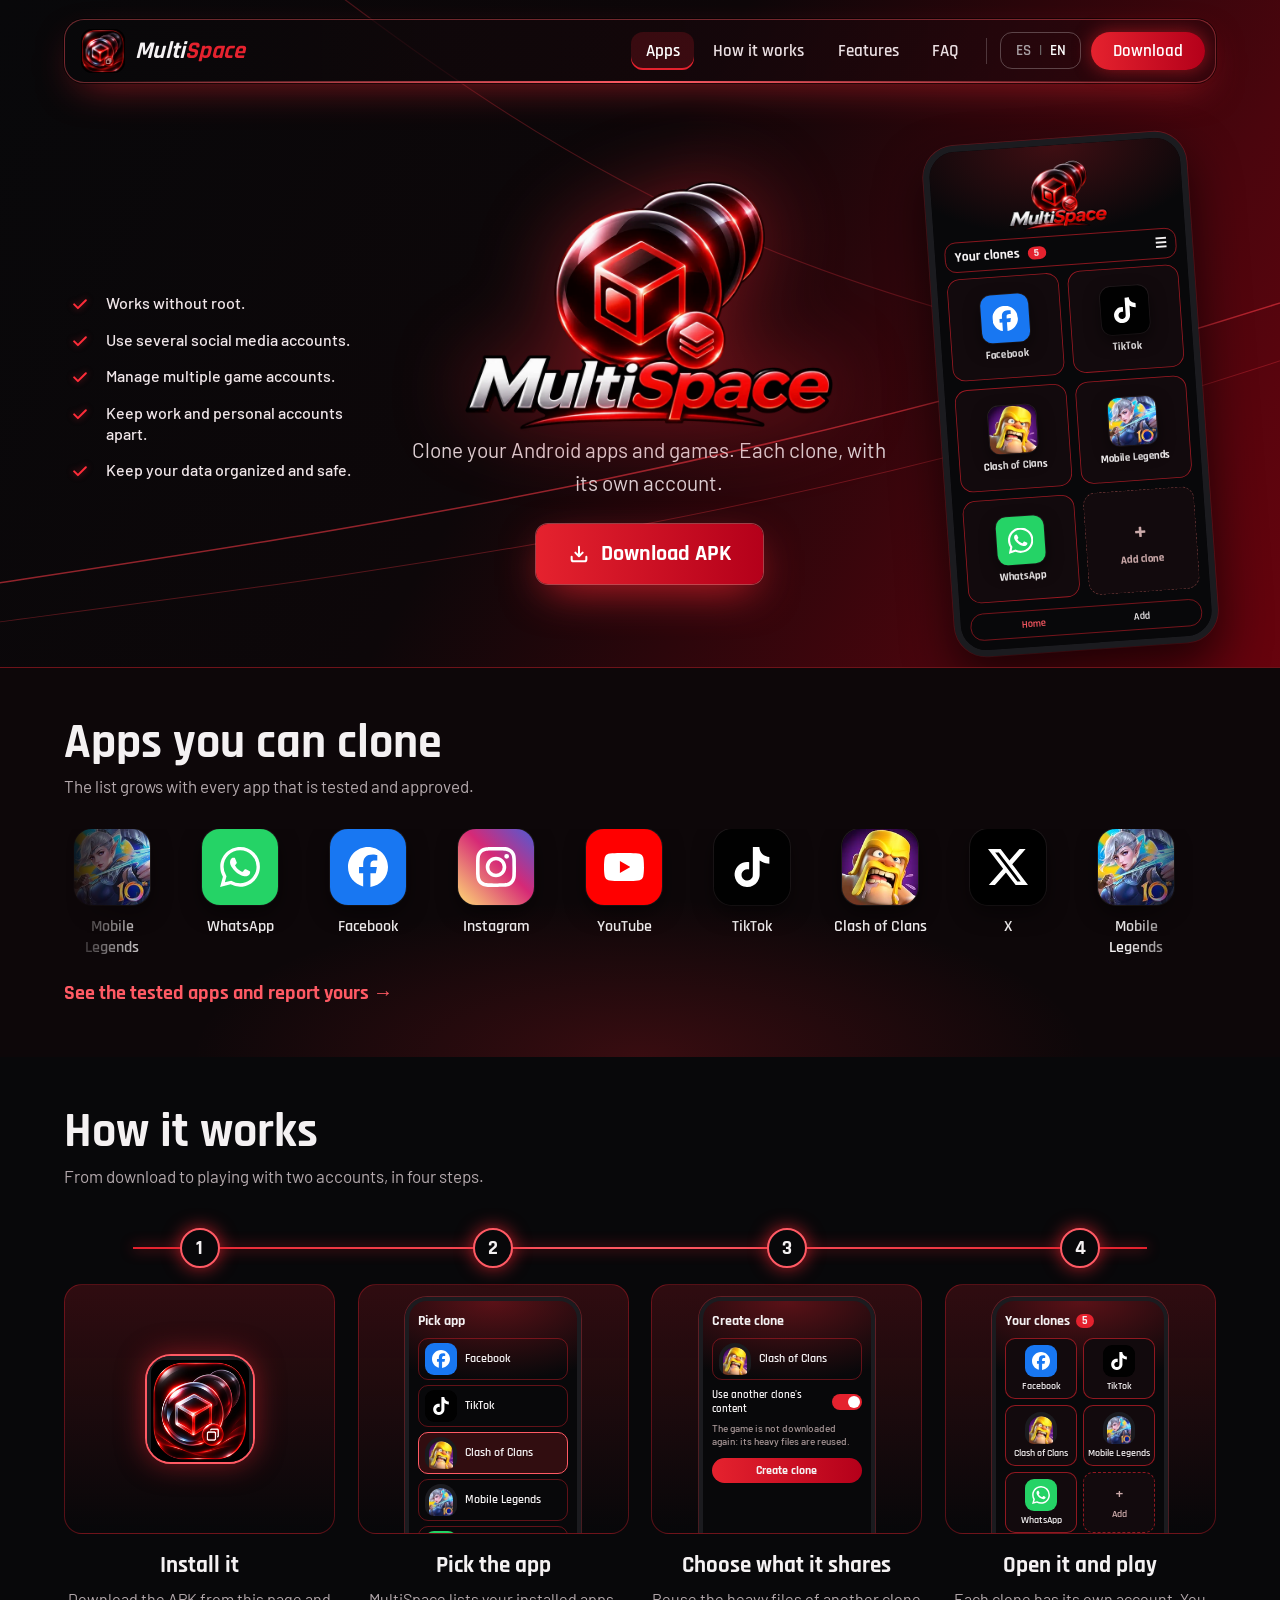
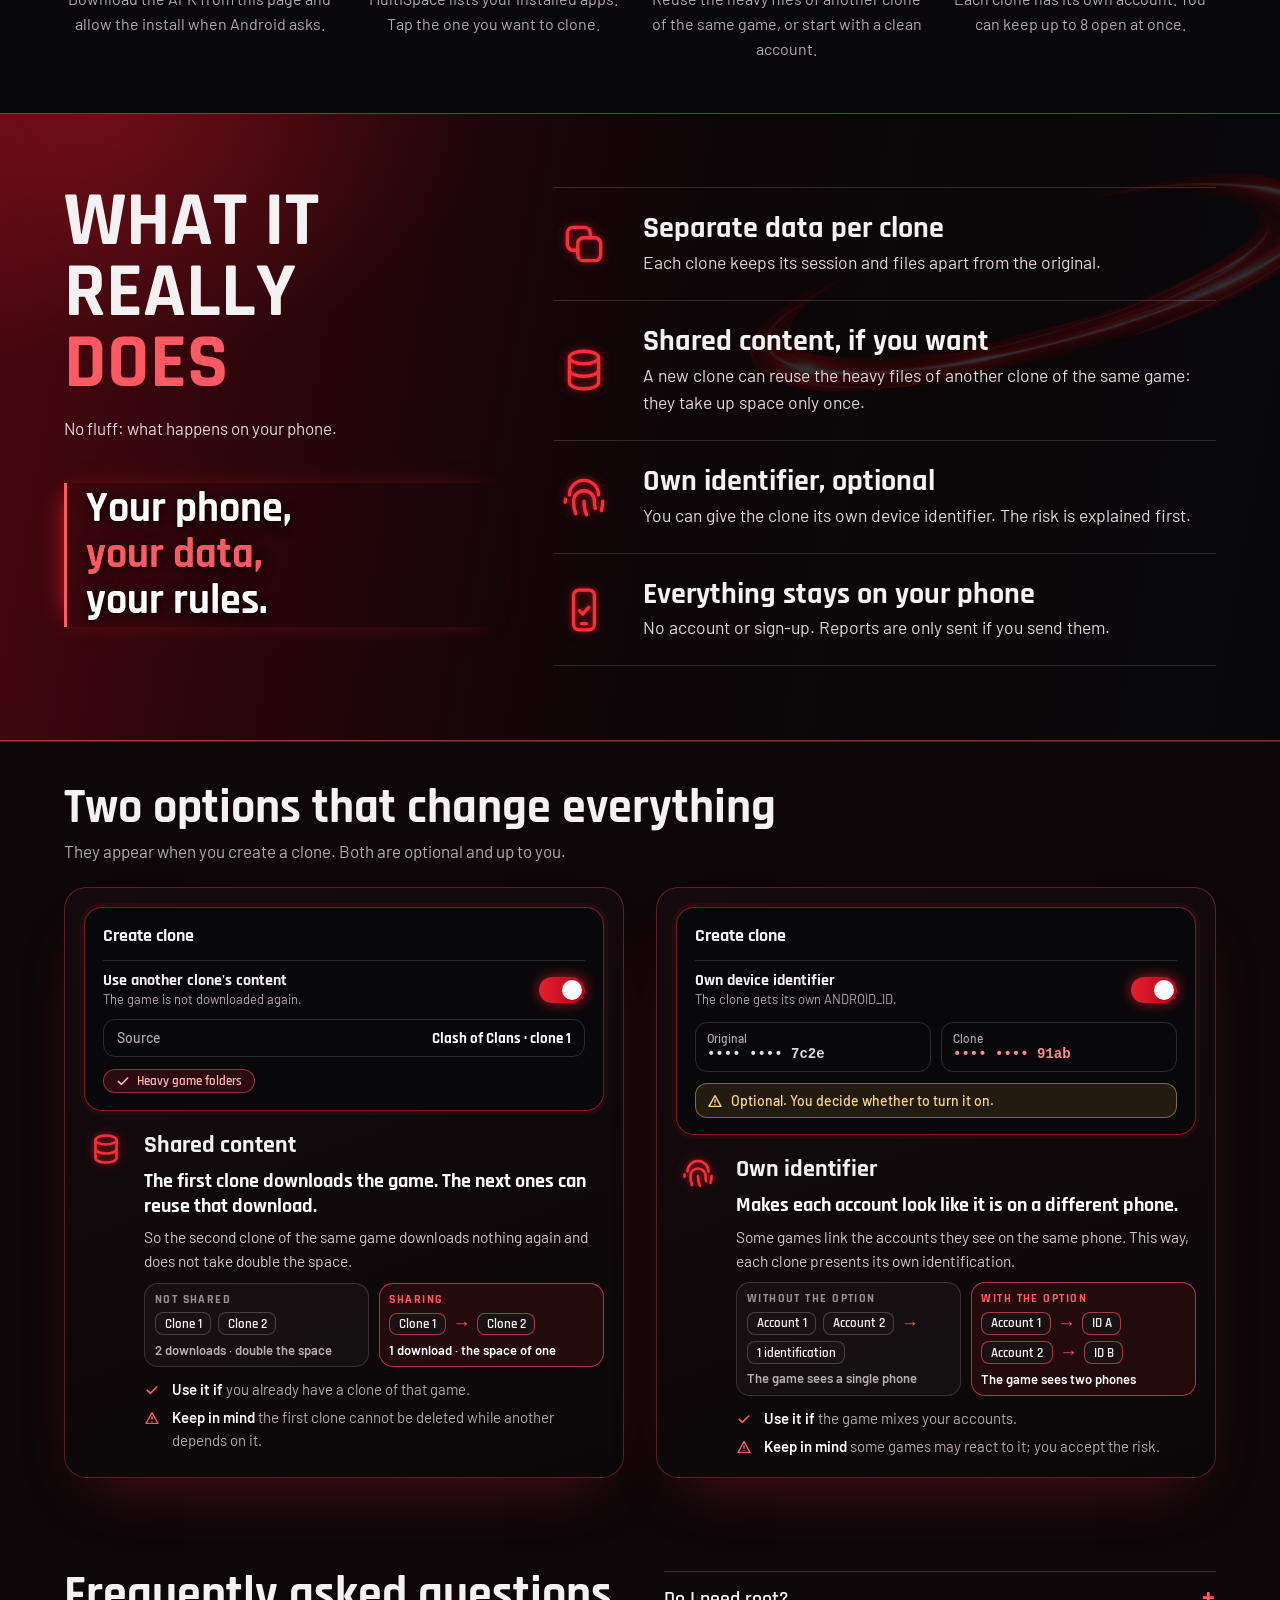
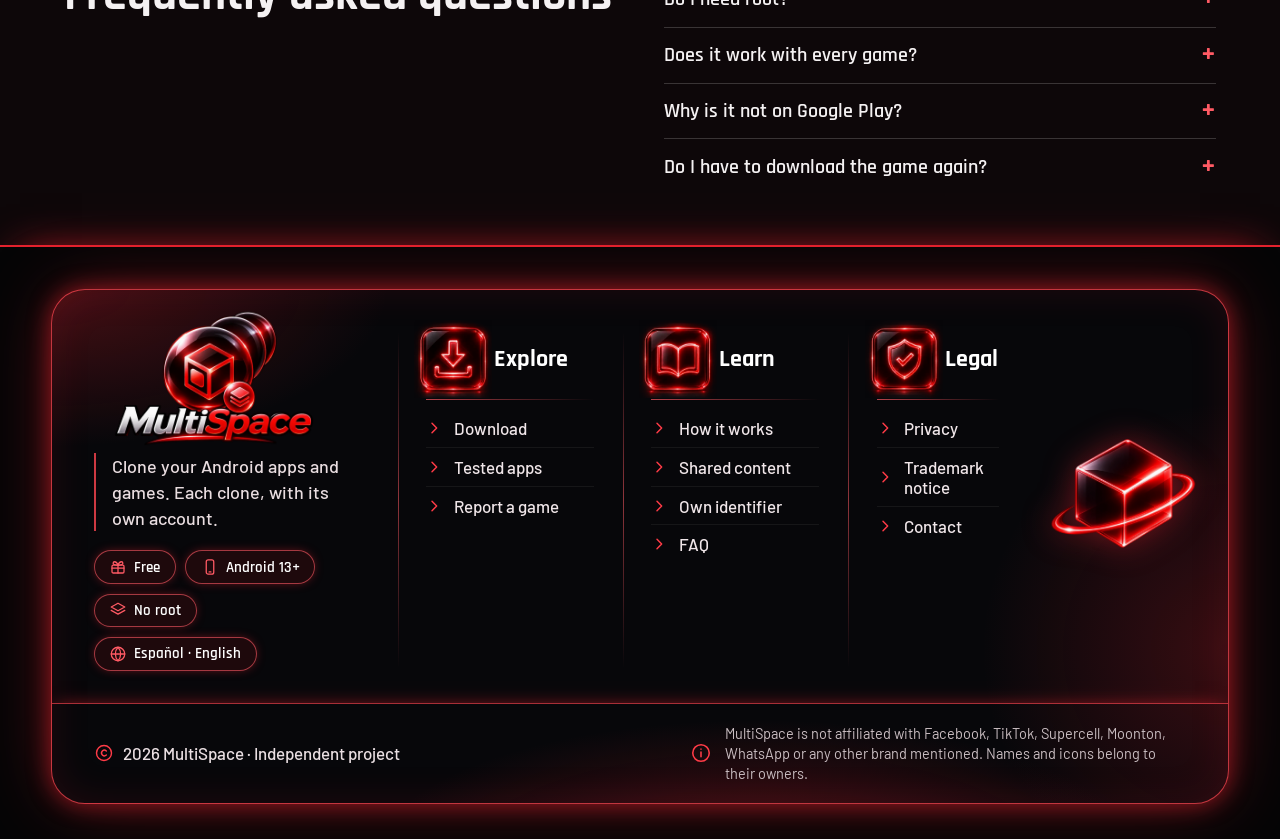
<file: index.html>
<!doctype html><html lang="es"><head><meta charset="utf-8"><meta name="viewport" content="width=device-width, initial-scale=1"><title>MultiSpace</title>
<link rel="canonical" href="https://multispace-app.github.io/es/"><link rel="alternate" hreflang="es" href="https://multispace-app.github.io/es/"><link rel="alternate" hreflang="en" href="https://multispace-app.github.io/en/"><link rel="alternate" hreflang="x-default" href="https://multispace-app.github.io/">
<meta name="robots" content="noindex,follow"><meta name="theme-color" content="#08080a"><meta name="google-site-verification" content="-nWOBDSyg2btWmITCIPmqjYLJDfs3FFZPXsbtOQeN8I"><style>body{background:#08080a;color:#f4f1f2;font:18px system-ui;padding:2rem}a{color:#ff6670}</style>
<script>var l=(navigator.language||"es").slice(0,2)==="en"?"en":"es";location.replace("/"+l+"/");</script></head>
<body><p><a href="/es/">Español</a> · <a href="/en/">English</a></p></body></html>
</file>
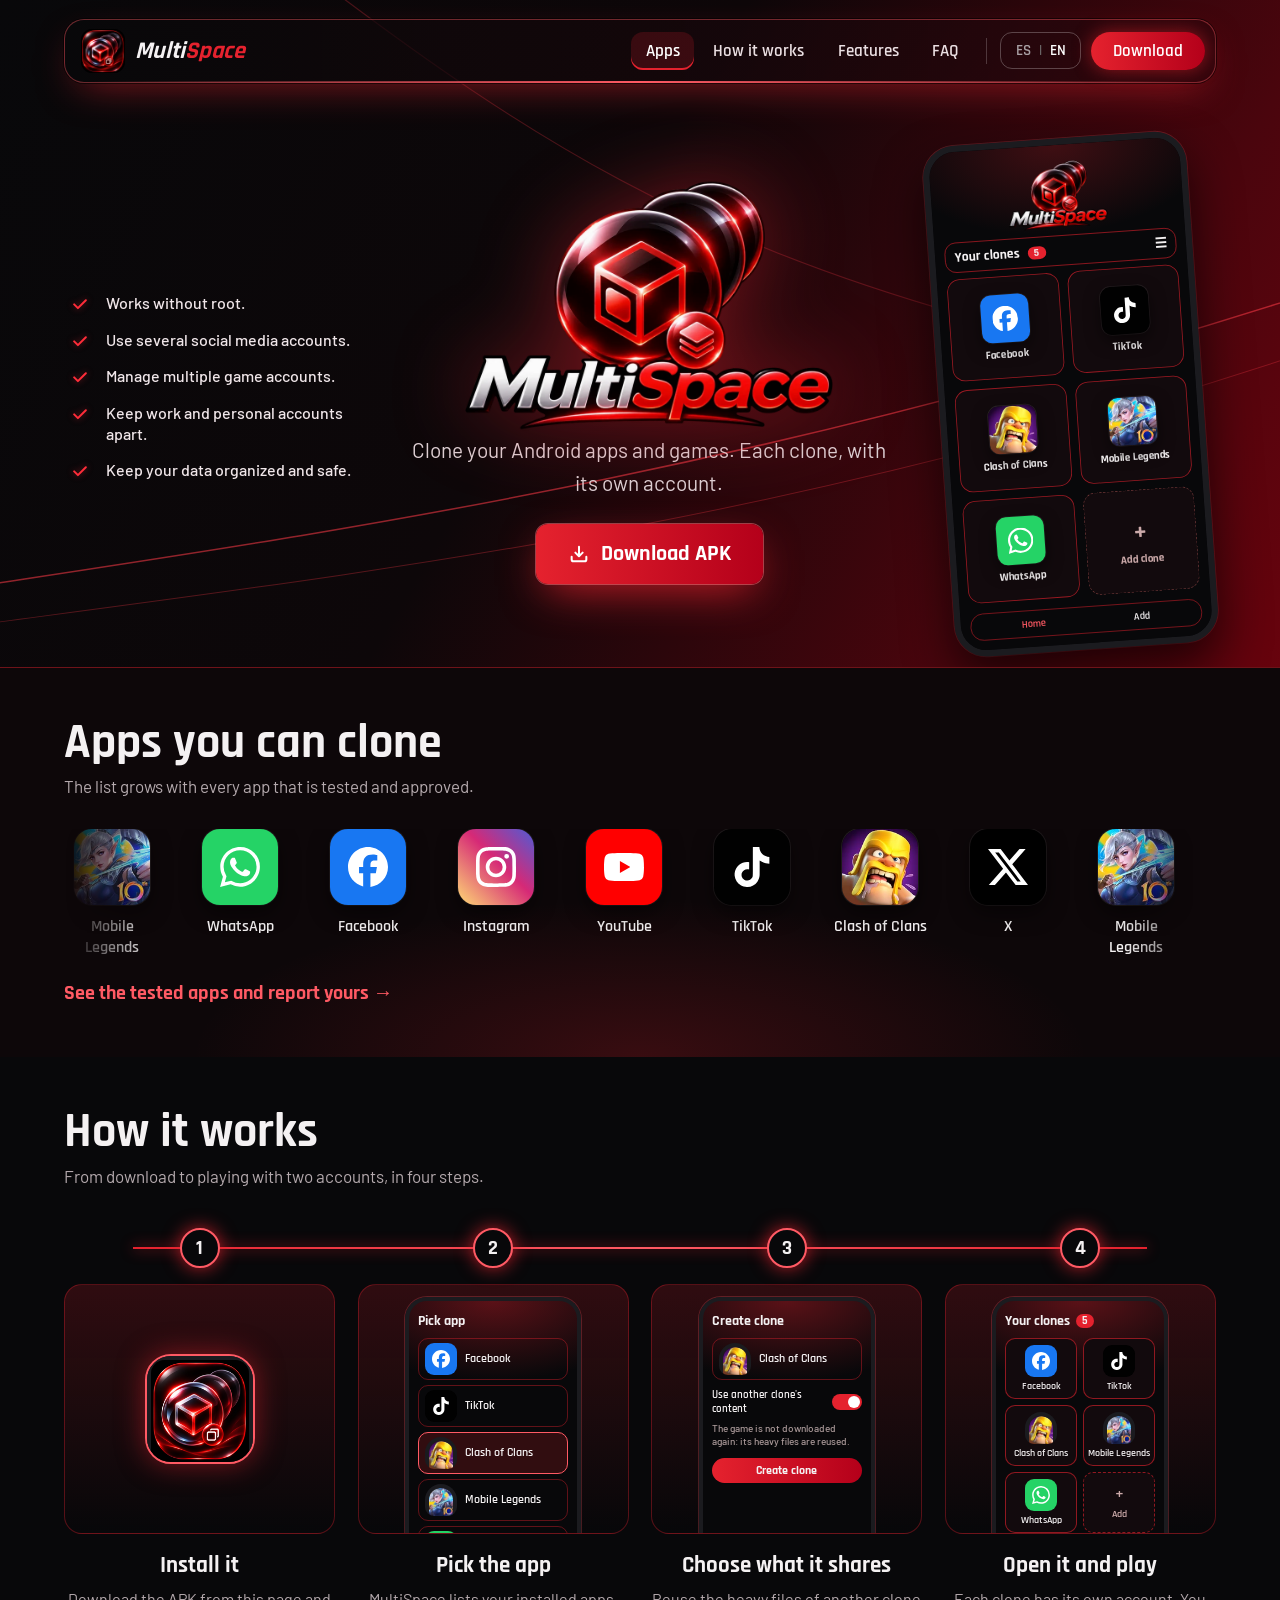
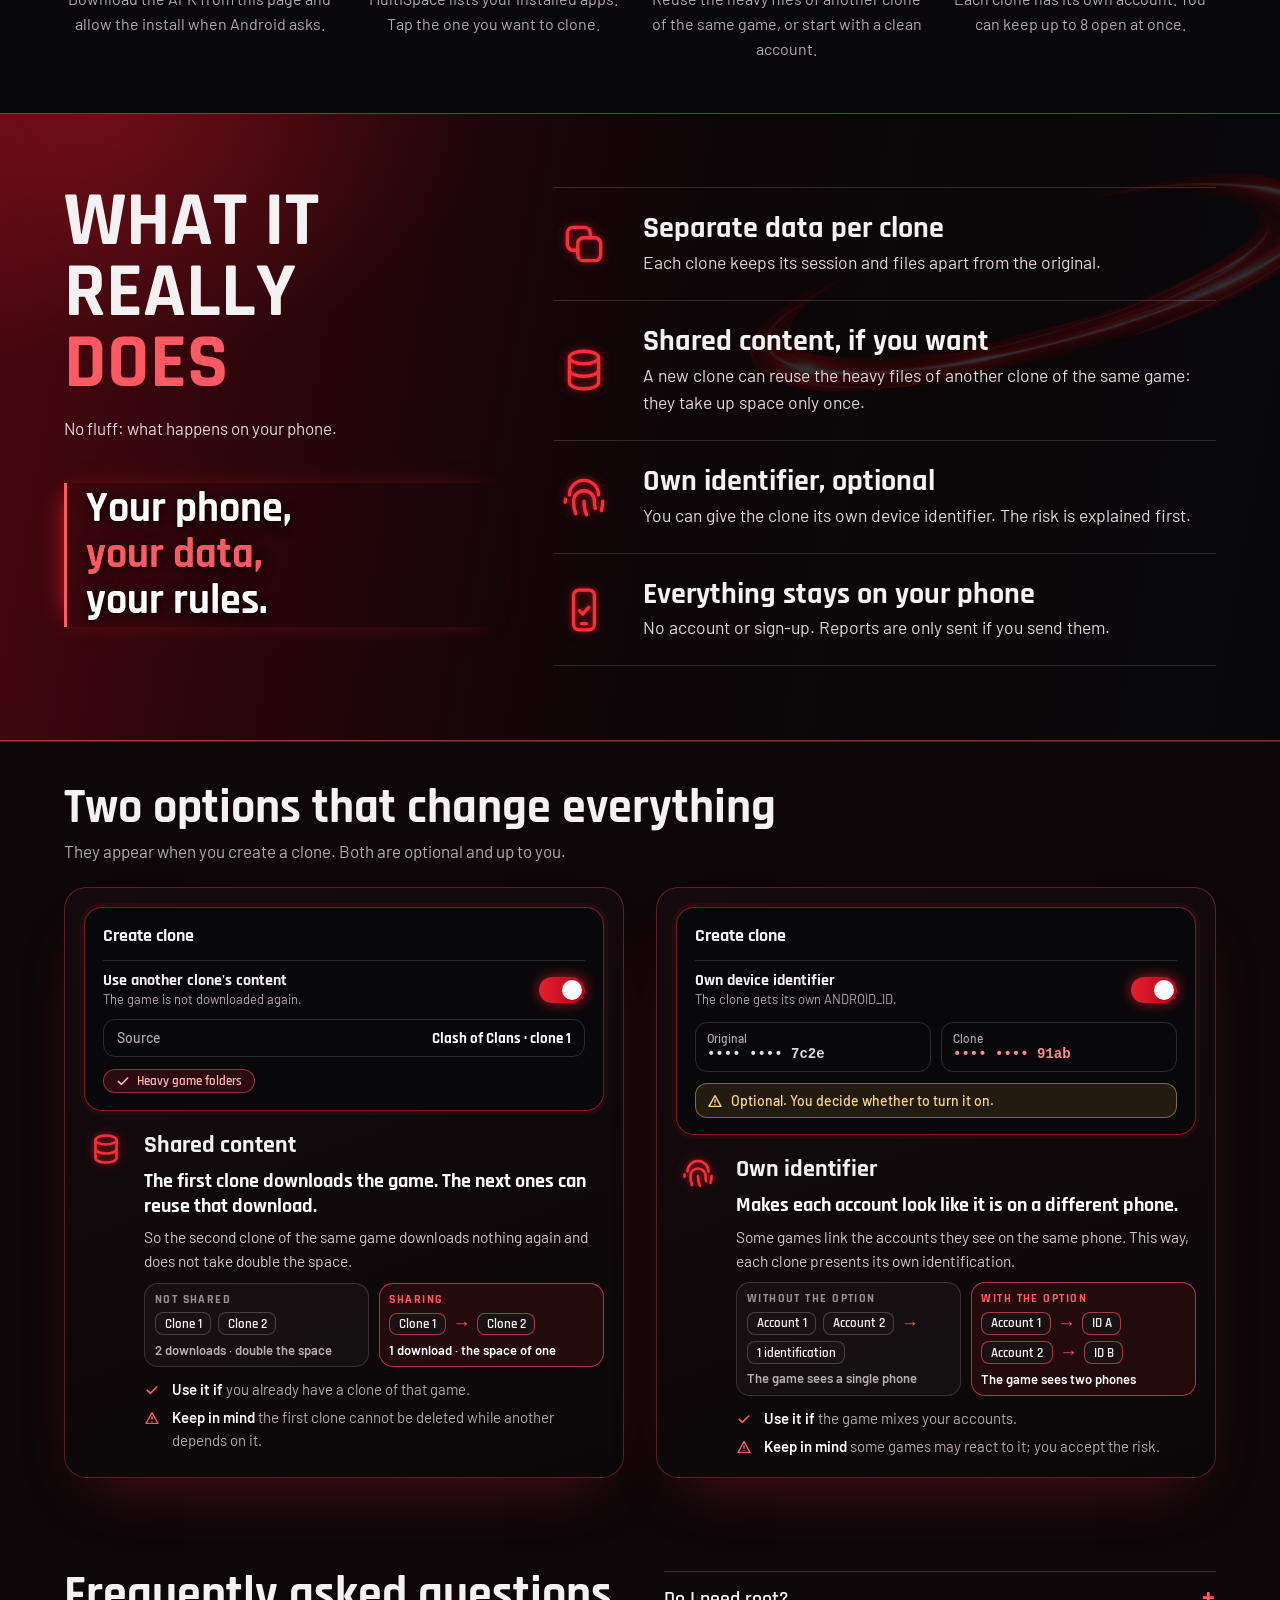
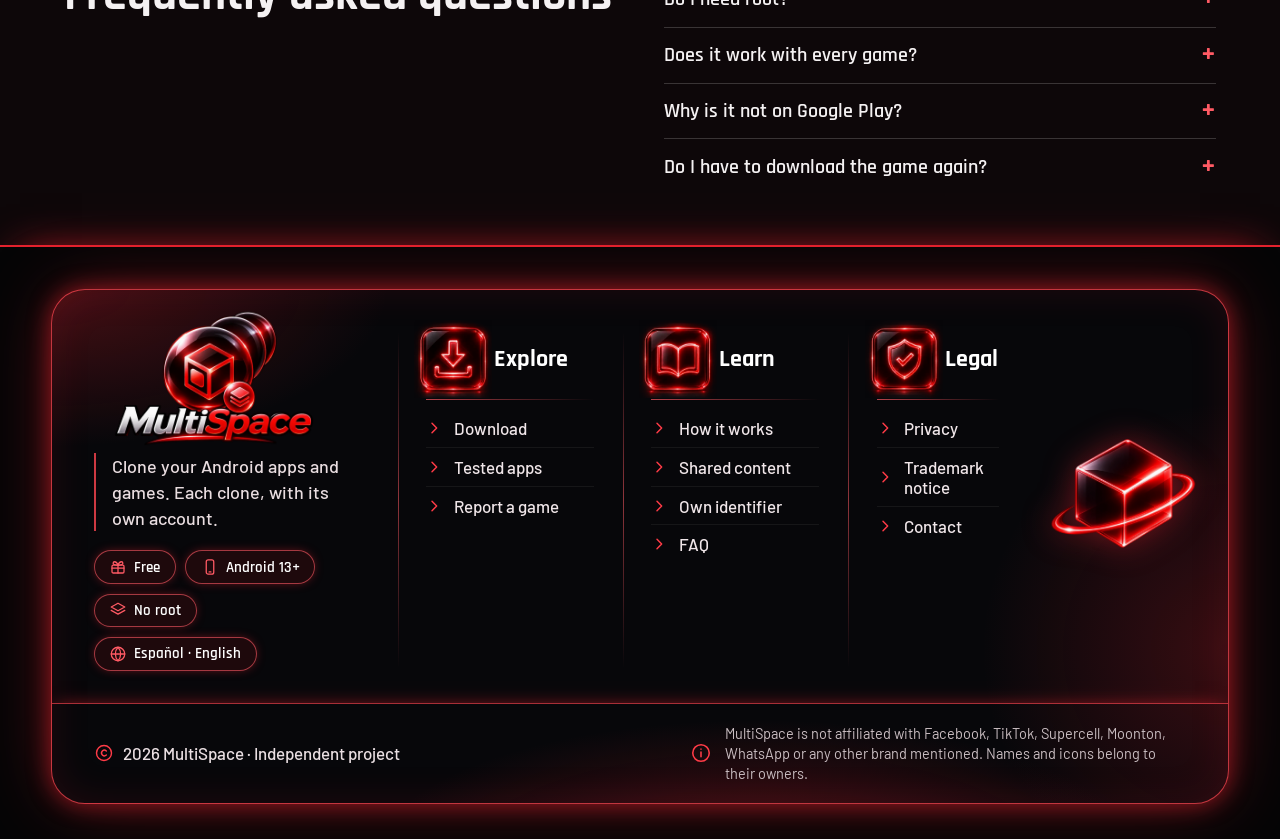
<file: en/index.html>
<!doctype html>
<html lang="en"><head><meta charset="utf-8"><meta name="viewport" content="width=device-width, initial-scale=1">
<title>MultiSpace: clone Android apps and games, each with its own account</title><meta name="description" content="Clone your Android apps and games, no root. Each clone has its own account and can reuse another clone&#x27;s heavy files. Direct APK download.">
<link rel="canonical" href="https://multispace-app.github.io/en/"><link rel="alternate" hreflang="en" href="https://multispace-app.github.io/en/"><link rel="alternate" hreflang="es" href="https://multispace-app.github.io/es/"><link rel="alternate" hreflang="x-default" href="https://multispace-app.github.io/">
<meta name="theme-color" content="#08080a"><link rel="icon" type="image/png" sizes="32x32" href="/assets/img/icon-32.png"><link rel="apple-touch-icon" href="/assets/img/icon-180.png"><meta name="google-site-verification" content="-nWOBDSyg2btWmITCIPmqjYLJDfs3FFZPXsbtOQeN8I">
<meta property="og:type" content="website"><meta property="og:site_name" content="MultiSpace"><meta property="og:title" content="MultiSpace: clone Android apps and games, each with its own account"><meta property="og:description" content="Clone your Android apps and games, no root. Each clone has its own account and can reuse another clone&#x27;s heavy files. Direct APK download."><meta property="og:url" content="https://multispace-app.github.io/en/"><meta property="og:locale" content="en_US"><meta property="og:image" content="https://multispace-app.github.io/assets/img/og-image.png"><meta property="og:image:width" content="1200"><meta property="og:image:height" content="630"><meta name="twitter:card" content="summary_large_image">
<link rel="preload" href="/assets/fonts/rajdhani-latin-700-normal.woff2" as="font" type="font/woff2" crossorigin><link rel="preload" href="/assets/fonts/barlow-latin-400-normal.woff2" as="font" type="font/woff2" crossorigin>
<link rel="stylesheet" href="/assets/css/site.css?v=950337dd"><link rel="stylesheet" href="/assets/css/pages.css?v=7af1e0e8"><script data-goatcounter="https://multispace.goatcounter.com/count" async src="https://gc.zgo.at/count.js"></script><script type="application/ld+json">{"@context": "https://schema.org", "@type": "WebSite", "name": "MultiSpace", "url": "https://multispace-app.github.io/en/", "inLanguage": "en"}</script><script type="application/ld+json">{"@context": "https://schema.org", "@type": "FAQPage", "mainEntity": [{"@type": "Question", "name": "Do I need root?", "acceptedAnswer": {"@type": "Answer", "text": "No."}}, {"@type": "Question", "name": "Does it work with every game?", "acceptedAnswer": {"@type": "Answer", "text": "No. Some games reject clones. See the tested apps in the list."}}, {"@type": "Question", "name": "Why is it not on Google Play?", "acceptedAnswer": {"@type": "Answer", "text": "You download it straight from this page; compare the SHA-256 fingerprint."}}, {"@type": "Question", "name": "Do I have to download the game again?", "acceptedAnswer": {"@type": "Answer", "text": "The first clone does download everything. The next ones of the same game can reuse that download."}}]}</script></head>
<body><a class="skip" href="#main">Skip to content</a>
<div class="hero"><header><nav class="nav" aria-label="Main"><a class="lg" href="/en/"><img src="/assets/img/icon-192.png" alt="" width="44" height="44"><span class="wm">Multi<b>Space</b></span></a><div class="r"><a class="sec" href="#apps" data-s="apps">Apps</a><a class="sec" href="#como-se-usa" data-s="como-se-usa">How it works</a><a class="sec" href="#funciones" data-s="funciones">Features</a><a class="sec" href="#preguntas" data-s="preguntas">FAQ</a><span class="sep"></span><span class="lang" role="group" aria-label="Language"><a href="/es/" hreflang="es" lang="es">ES</a><i>|</i><a href="/en/" hreflang="en" lang="en" aria-current="true">EN</a></span><a class="pillb" href="/en/download/">Download</a></div></nav></header><div class="hg"><ul class="hl"><li><svg viewBox="0 0 24 24" width="22" height="22" fill="none" stroke="currentColor" stroke-width="2.4" stroke-linecap="round" stroke-linejoin="round" aria-hidden="true" focusable="false"><path d="M5 12.5l4.5 4.5L19 7.5"/></svg><span>Works without root.</span></li><li><svg viewBox="0 0 24 24" width="22" height="22" fill="none" stroke="currentColor" stroke-width="2.4" stroke-linecap="round" stroke-linejoin="round" aria-hidden="true" focusable="false"><path d="M5 12.5l4.5 4.5L19 7.5"/></svg><span>Use several social media accounts.</span></li><li><svg viewBox="0 0 24 24" width="22" height="22" fill="none" stroke="currentColor" stroke-width="2.4" stroke-linecap="round" stroke-linejoin="round" aria-hidden="true" focusable="false"><path d="M5 12.5l4.5 4.5L19 7.5"/></svg><span>Manage multiple game accounts.</span></li><li><svg viewBox="0 0 24 24" width="22" height="22" fill="none" stroke="currentColor" stroke-width="2.4" stroke-linecap="round" stroke-linejoin="round" aria-hidden="true" focusable="false"><path d="M5 12.5l4.5 4.5L19 7.5"/></svg><span>Keep work and personal accounts apart.</span></li><li><svg viewBox="0 0 24 24" width="22" height="22" fill="none" stroke="currentColor" stroke-width="2.4" stroke-linecap="round" stroke-linejoin="round" aria-hidden="true" focusable="false"><path d="M5 12.5l4.5 4.5L19 7.5"/></svg><span>Keep your data organized and safe.</span></li></ul><div class="hc"><h1><img class="logo" src="/assets/img/logo.webp" alt="MultiSpace: clone Android apps and games" width="1200" height="600" fetchpriority="high"></h1><p class="l">Clone your Android apps and games. Each clone, with its own account.</p><a class="btn" href="/en/download/"><svg viewBox="0 0 24 24" width="22" height="22" fill="none" stroke="currentColor" stroke-width="2.2" stroke-linecap="round" stroke-linejoin="round" aria-hidden="true" focusable="false"><path d="M12 4v10"/><path d="M8 10.5l4 4 4-4"/><path d="M4 15v3a2 2 0 0 0 2 2h12a2 2 0 0 0 2-2v-3"/></svg><span>Download APK</span></a></div><div class="phones" role="img" aria-label="MultiSpace screen with five clones: Facebook, TikTok, Clash of Clans, Mobile Legends and WhatsApp"><div class="ph a" aria-hidden="true"><div class="ui"><img class="ulogo" src="/assets/img/logo.webp" alt="" width="170" height="85" loading="lazy"><div class="bar"><span>Your clones <em>5</em></span><span>☰</span></div><div class="cards"><div class="card"><div class="t fb"><i></i></div>Facebook</div><div class="card"><div class="t tk"><i></i></div>TikTok</div><div class="card"><div class="t pic2"><img src="/assets/img/ic/coc.webp" alt="" width="128" height="128" loading="lazy" decoding="async"></div>Clash of Clans</div><div class="card"><div class="t pic2"><img src="/assets/img/ic/mlbb.webp" alt="" width="128" height="128" loading="lazy" decoding="async"></div>Mobile Legends</div><div class="card"><div class="t wa"><i></i></div>WhatsApp</div><div class="card add"><div class="plus">+</div>Add clone</div></div><div class="tabs"><span class="cur">Home</span><span>Add</span></div></div></div></div></div></div>
<main id="main" tabindex="-1"><section class="apps" id="apps" aria-labelledby="h-apps"><div class="ahead"><h2 class="h2" id="h-apps">Apps you can clone</h2><p class="sub">The list grows with every app that is tested and approved.</p></div><div class="mq"><div class="trk"><div class="it"><div class="t pic2"><img src="/assets/img/ic/mlbb.webp" alt="" width="128" height="128" loading="lazy" decoding="async"></div>Mobile Legends</div><div class="it"><div class="t wa"><i></i></div>WhatsApp</div><div class="it"><div class="t fb"><i></i></div>Facebook</div><div class="it"><div class="t ig"><i></i></div>Instagram</div><div class="it"><div class="t yt"><i></i></div>YouTube</div><div class="it"><div class="t tk"><i></i></div>TikTok</div><div class="it"><div class="t pic2"><img src="/assets/img/ic/coc.webp" alt="" width="128" height="128" loading="lazy" decoding="async"></div>Clash of Clans</div><div class="it"><div class="t xx"><i></i></div>X</div><div class="it" aria-hidden="true"><div class="t pic2"><img src="/assets/img/ic/mlbb.webp" alt="" width="128" height="128" loading="lazy" decoding="async"></div>Mobile Legends</div><div class="it" aria-hidden="true"><div class="t wa"><i></i></div>WhatsApp</div><div class="it" aria-hidden="true"><div class="t fb"><i></i></div>Facebook</div><div class="it" aria-hidden="true"><div class="t ig"><i></i></div>Instagram</div><div class="it" aria-hidden="true"><div class="t yt"><i></i></div>YouTube</div><div class="it" aria-hidden="true"><div class="t tk"><i></i></div>TikTok</div><div class="it" aria-hidden="true"><div class="t pic2"><img src="/assets/img/ic/coc.webp" alt="" width="128" height="128" loading="lazy" decoding="async"></div>Clash of Clans</div><div class="it" aria-hidden="true"><div class="t xx"><i></i></div>X</div></div></div><a class="more" href="/en/games/">See the tested apps and report yours →</a></section><section class="steps" id="como-se-usa" aria-labelledby="h-how"><h2 class="h2" id="h-how">How it works</h2><p class="sub">From download to playing with two accounts, in four steps.</p><ol class="flow"><li class="stp"><div class="dot" aria-hidden="true">1</div><div class="pic"><div class="apk"><img src="/assets/img/icon-192.png" alt="" width="110" height="110" loading="lazy"></div></div><h3>Install it</h3><p>Download the APK from this page and allow the install when Android asks.</p></li><li class="stp"><div class="dot" aria-hidden="true">2</div><div class="pic"><div class="mini" aria-hidden="true"><div class="mh">Pick app</div><div class="mrow"><div class="t fb"><i></i></div><span>Facebook</span></div><div class="mrow"><div class="t tk"><i></i></div><span>TikTok</span></div><div class="mrow sel"><div class="t pic2"><img src="/assets/img/ic/coc.webp" alt="" width="128" height="128" loading="lazy" decoding="async"></div><span>Clash of Clans</span></div><div class="mrow"><div class="t pic2"><img src="/assets/img/ic/mlbb.webp" alt="" width="128" height="128" loading="lazy" decoding="async"></div><span>Mobile Legends</span></div><div class="mrow"><div class="t wa"><i></i></div><span>WhatsApp</span></div></div></div><h3>Pick the app</h3><p>MultiSpace lists your installed apps. Tap the one you want to clone.</p></li><li class="stp"><div class="dot" aria-hidden="true">3</div><div class="pic"><div class="mini" aria-hidden="true"><div class="mh">Create clone</div><div class="mrow"><div class="t pic2"><img src="/assets/img/ic/coc.webp" alt="" width="128" height="128" loading="lazy" decoding="async"></div><span>Clash of Clans</span></div><div class="mtog"><span>Use another clone's content</span><b></b></div><div class="mnote">The game is not downloaded again: its heavy files are reused.</div><div class="mbtn">Create clone</div></div></div><h3>Choose what it shares</h3><p>Reuse the heavy files of another clone of the same game, or start with a clean account.</p></li><li class="stp"><div class="dot" aria-hidden="true">4</div><div class="pic"><div class="mini" aria-hidden="true"><div class="mh">Your clones <em>5</em></div><div class="mgrid"><div class="mc"><div class="t fb"><i></i></div><span>Facebook</span></div><div class="mc"><div class="t tk"><i></i></div><span>TikTok</span></div><div class="mc"><div class="t pic2"><img src="/assets/img/ic/coc.webp" alt="" width="128" height="128" loading="lazy" decoding="async"></div><span>Clash of Clans</span></div><div class="mc"><div class="t pic2"><img src="/assets/img/ic/mlbb.webp" alt="" width="128" height="128" loading="lazy" decoding="async"></div><span>Mobile Legends</span></div><div class="mc"><div class="t wa"><i></i></div><span>WhatsApp</span></div><div class="mc add">+<span>Add</span></div></div></div></div><h3>Open it and play</h3><p>Each clone has its own account. You can keep up to 8 open at once.</p></li></ol></section><section class="real" id="funciones" aria-labelledby="h-real"><div class="rg"><div><h2 class="h2" id="h-real">What it really<br><em>does</em></h2><p class="sub rsub">No fluff: what happens on your phone.</p><div class="rside"><p>Your phone,<br><b>your data,</b><br>your rules.</p></div></div><dl class="defs"><div><b class="ic"><svg viewBox="0 0 24 24" width="26" height="26" fill="none" stroke="currentColor" stroke-width="1.8" stroke-linecap="round" stroke-linejoin="round" aria-hidden="true" focusable="false"><rect x="9" y="9" width="11" height="11" rx="2.8"/><path d="M15 9V6.8A2.8 2.8 0 0 0 12.2 4H6.8A2.8 2.8 0 0 0 4 6.8v5.4A2.8 2.8 0 0 0 6.8 15H9"/></svg></b><dt>Separate data per clone</dt><dd>Each clone keeps its session and files apart from the original.</dd></div><div><b class="ic"><svg viewBox="0 0 24 24" width="26" height="26" fill="none" stroke="currentColor" stroke-width="1.8" stroke-linecap="round" stroke-linejoin="round" aria-hidden="true" focusable="false"><ellipse cx="12" cy="6" rx="7" ry="3"/><path d="M5 6v6c0 1.7 3.1 3 7 3s7-1.3 7-3V6"/><path d="M5 12v6c0 1.7 3.1 3 7 3s7-1.3 7-3v-6"/></svg></b><dt>Shared content, if you want</dt><dd>A new clone can reuse the heavy files of another clone of the same game: they take up space only once.</dd></div><div><b class="ic"><svg viewBox="0 0 24 24" width="26" height="26" fill="none" stroke="currentColor" stroke-width="1.8" stroke-linecap="round" stroke-linejoin="round" aria-hidden="true" focusable="false"><path d="M5 11a7 7 0 0 1 14 0"/><path d="M8 20c-.8-2-1-4-1-6a5 5 0 0 1 10 0c0 1.2.1 2.4.4 3.5"/><path d="M12 14c0 2.5.3 4.5 1.2 6.5"/><path d="M3 14.5c0-.5 0-1 .1-1.5"/><path d="M21 14c0 1.5-.2 3-.7 4.5"/></svg></b><dt>Own identifier, optional</dt><dd>You can give the clone its own device identifier. The risk is explained first.</dd></div><div><b class="ic"><svg viewBox="0 0 24 24" width="26" height="26" fill="none" stroke="currentColor" stroke-width="1.8" stroke-linecap="round" stroke-linejoin="round" aria-hidden="true" focusable="false"><rect x="7" y="2.5" width="10" height="19" rx="2.6"/><path d="M9.8 12.3l1.6 1.6 2.9-3.2"/><path d="M10.8 18.5h2.4"/></svg></b><dt>Everything stays on your phone</dt><dd>No account or sign-up. Reports are only sent if you send them.</dd></div></dl></div></section><section class="keys" aria-labelledby="h-keys"><div class="kh"><h2 class="h2" id="h-keys">Two options that change everything</h2><p class="sub">They appear when you create a clone. Both are optional and up to you.</p></div><div class="kg"><article class="kc" id="contenido-compartido"><div class="panel" aria-hidden="true"><div class="ph1">Create clone</div><div class="sw"><div><b>Use another clone's content</b><small>The game is not downloaded again.</small></div><i class="on"></i></div><div class="src"><span>Source</span><b>Clash of Clans · clone 1</b></div><div class="chips"><span><svg viewBox="0 0 24 24" width="16" height="16" fill="none" stroke="currentColor" stroke-width="2.4" stroke-linecap="round" stroke-linejoin="round" aria-hidden="true" focusable="false"><path d="M5 12.5l4.5 4.5L19 7.5"/></svg> Heavy game folders</span></div></div><div class="kt"><div class="ico"><svg viewBox="0 0 24 24" width="26" height="26" fill="none" stroke="currentColor" stroke-width="1.8" stroke-linecap="round" stroke-linejoin="round" aria-hidden="true" focusable="false"><ellipse cx="12" cy="6" rx="7" ry="3"/><path d="M5 6v6c0 1.7 3.1 3 7 3s7-1.3 7-3V6"/><path d="M5 12v6c0 1.7 3.1 3 7 3s7-1.3 7-3v-6"/></svg></div><div><h3>Shared content</h3><p class="lead">The first clone downloads the game. The next ones can reuse that download.</p><p class="ex">So the second clone of the same game downloads nothing again and does not take double the space.</p><div class="dia"><div class="dr bad"><em>Not shared</em><div class="nd"><span>Clone 1</span><span>Clone 2</span></div><b>2 downloads · double the space</b></div><div class="dr good"><em>Sharing</em><div class="nd"><span>Clone 1</span><span class="arr">→</span><span>Clone 2</span></div><b>1 download · the space of one</b></div></div><ul><li><svg viewBox="0 0 24 24" width="16" height="16" fill="none" stroke="currentColor" stroke-width="2.4" stroke-linecap="round" stroke-linejoin="round" aria-hidden="true" focusable="false"><path d="M5 12.5l4.5 4.5L19 7.5"/></svg><span><b>Use it if</b> you already have a clone of that game.</span></li><li><svg viewBox="0 0 24 24" width="16" height="16" fill="none" stroke="currentColor" stroke-width="2" stroke-linecap="round" stroke-linejoin="round" aria-hidden="true" focusable="false"><path d="M12 4l9 16H3z"/><path d="M12 10v4M12 17.2v.1"/></svg><span><b>Keep in mind</b> the first clone cannot be deleted while another depends on it.</span></li></ul></div></div></article><article class="kc" id="identificador-propio"><div class="panel" aria-hidden="true"><div class="ph1">Create clone</div><div class="sw"><div><b>Own device identifier</b><small>The clone gets its own ANDROID_ID.</small></div><i class="on"></i></div><div class="ids"><div><span>Original</span><code>•••• •••• 7c2e</code></div><div><span>Clone</span><code class="new">•••• •••• 91ab</code></div></div><div class="amber"><svg viewBox="0 0 24 24" width="16" height="16" fill="none" stroke="currentColor" stroke-width="2" stroke-linecap="round" stroke-linejoin="round" aria-hidden="true" focusable="false"><path d="M12 4l9 16H3z"/><path d="M12 10v4M12 17.2v.1"/></svg><span>Optional. You decide whether to turn it on.</span></div></div><div class="kt"><div class="ico"><svg viewBox="0 0 24 24" width="26" height="26" fill="none" stroke="currentColor" stroke-width="1.8" stroke-linecap="round" stroke-linejoin="round" aria-hidden="true" focusable="false"><path d="M5 11a7 7 0 0 1 14 0"/><path d="M8 20c-.8-2-1-4-1-6a5 5 0 0 1 10 0c0 1.2.1 2.4.4 3.5"/><path d="M12 14c0 2.5.3 4.5 1.2 6.5"/><path d="M3 14.5c0-.5 0-1 .1-1.5"/><path d="M21 14c0 1.5-.2 3-.7 4.5"/></svg></div><div><h3>Own identifier</h3><p class="lead">Makes each account look like it is on a different phone.</p><p class="ex">Some games link the accounts they see on the same phone. This way, each clone presents its own identification.</p><div class="dia"><div class="dr bad"><em>Without the option</em><div class="nd"><span>Account 1</span><span>Account 2</span><span class="arr">→</span><span>1 identification</span></div><b>The game sees a single phone</b></div><div class="dr good"><em>With the option</em><div class="nd"><span>Account 1</span><span class="arr">→</span><span>ID A</span><span>Account 2</span><span class="arr">→</span><span>ID B</span></div><b>The game sees two phones</b></div></div><ul><li><svg viewBox="0 0 24 24" width="16" height="16" fill="none" stroke="currentColor" stroke-width="2.4" stroke-linecap="round" stroke-linejoin="round" aria-hidden="true" focusable="false"><path d="M5 12.5l4.5 4.5L19 7.5"/></svg><span><b>Use it if</b> the game mixes your accounts.</span></li><li><svg viewBox="0 0 24 24" width="16" height="16" fill="none" stroke="currentColor" stroke-width="2" stroke-linecap="round" stroke-linejoin="round" aria-hidden="true" focusable="false"><path d="M12 4l9 16H3z"/><path d="M12 10v4M12 17.2v.1"/></svg><span><b>Keep in mind</b> some games may react to it; you accept the risk.</span></li></ul></div></div></article></div></section><section class="faq" id="preguntas" aria-labelledby="h-faq"><div class="fg"><div><h2 class="h2" id="h-faq">Frequently asked questions</h2></div><div><details><summary>Do I need root?</summary><p>No.</p></details><details><summary>Does it work with every game?</summary><p>No. Some games reject clones. See the tested apps in the list.</p></details><details><summary>Why is it not on Google Play?</summary><p>You download it straight from this page; compare the SHA-256 fingerprint.</p></details><details><summary>Do I have to download the game again?</summary><p>The first clone does download everything. The next ones of the same game can reuse that download.</p></details></div></div></section></main>
<footer class="ft2"><div class="fcap"><div class="fmain"><div class="fbr"><img src="/assets/img/logo.webp" alt="MultiSpace" width="280" height="140" loading="lazy"><p>Clone your Android apps and games. Each clone, with its own account.</p><div class="fchip"><span><svg viewBox="0 0 24 24" width="18" height="18" fill="none" stroke="currentColor" stroke-width="1.7" stroke-linecap="round" stroke-linejoin="round" aria-hidden="true" focusable="false"><rect x="4" y="9.5" width="16" height="10.5" rx="1.6"/><path d="M4 13.5h16"/><path d="M12 9.5v10.5"/><path d="M12 9.5c-1-3-3-4.5-4.5-4.5A2 2 0 0 0 5.5 7c0 1.6 2 2.5 6.5 2.5z"/><path d="M12 9.5c1-3 3-4.5 4.5-4.5A2 2 0 0 1 18.5 7c0 1.6-2 2.5-6.5 2.5z"/></svg> Free</span><span><svg viewBox="0 0 24 24" width="18" height="18" fill="none" stroke="currentColor" stroke-width="1.7" stroke-linecap="round" stroke-linejoin="round" aria-hidden="true" focusable="false"><rect x="7" y="2.5" width="10" height="19" rx="2.6"/><path d="M10.8 18.5h2.4"/></svg> Android 13+</span><span><svg viewBox="0 0 24 24" width="18" height="18" fill="none" stroke="currentColor" stroke-width="1.7" stroke-linecap="round" stroke-linejoin="round" aria-hidden="true" focusable="false"><path d="M12 3l9 5-9 5-9-5z"/><path d="M3 12.5l9 5 9-5"/></svg> No root</span><span><svg viewBox="0 0 24 24" width="18" height="18" fill="none" stroke="currentColor" stroke-width="1.7" stroke-linecap="round" stroke-linejoin="round" aria-hidden="true" focusable="false"><circle cx="12" cy="12" r="9"/><path d="M3 12h18"/><path d="M12 3c2.5 2.5 3.5 5.5 3.5 9s-1 6.5-3.5 9c-2.5-2.5-3.5-5.5-3.5-9s1-6.5 3.5-9z"/></svg> Español · English</span></div></div><div class="fc"><div class="fh"><span class="fi"><img src="/assets/img/ic-download.webp" alt="" width="200" height="200" loading="lazy"></span><h2>Explore</h2></div><a href="/en/download/"><svg class="chv" viewBox="0 0 24 24" width="16" height="16" fill="none" stroke="currentColor" stroke-width="2.2" stroke-linecap="round" stroke-linejoin="round" aria-hidden="true" focusable="false"><path d="M9 5l7 7-7 7"/></svg><span>Download</span></a><a href="/en/games/"><svg class="chv" viewBox="0 0 24 24" width="16" height="16" fill="none" stroke="currentColor" stroke-width="2.2" stroke-linecap="round" stroke-linejoin="round" aria-hidden="true" focusable="false"><path d="M9 5l7 7-7 7"/></svg><span>Tested apps</span></a><a href="/en/report/"><svg class="chv" viewBox="0 0 24 24" width="16" height="16" fill="none" stroke="currentColor" stroke-width="2.2" stroke-linecap="round" stroke-linejoin="round" aria-hidden="true" focusable="false"><path d="M9 5l7 7-7 7"/></svg><span>Report a game</span></a></div><div class="fc"><div class="fh"><span class="fi"><img src="/assets/img/ic-book.webp" alt="" width="200" height="200" loading="lazy"></span><h2>Learn</h2></div><a href="/en/#como-se-usa"><svg class="chv" viewBox="0 0 24 24" width="16" height="16" fill="none" stroke="currentColor" stroke-width="2.2" stroke-linecap="round" stroke-linejoin="round" aria-hidden="true" focusable="false"><path d="M9 5l7 7-7 7"/></svg><span>How it works</span></a><a href="/en/#contenido-compartido"><svg class="chv" viewBox="0 0 24 24" width="16" height="16" fill="none" stroke="currentColor" stroke-width="2.2" stroke-linecap="round" stroke-linejoin="round" aria-hidden="true" focusable="false"><path d="M9 5l7 7-7 7"/></svg><span>Shared content</span></a><a href="/en/#identificador-propio"><svg class="chv" viewBox="0 0 24 24" width="16" height="16" fill="none" stroke="currentColor" stroke-width="2.2" stroke-linecap="round" stroke-linejoin="round" aria-hidden="true" focusable="false"><path d="M9 5l7 7-7 7"/></svg><span>Own identifier</span></a><a href="/en/#preguntas"><svg class="chv" viewBox="0 0 24 24" width="16" height="16" fill="none" stroke="currentColor" stroke-width="2.2" stroke-linecap="round" stroke-linejoin="round" aria-hidden="true" focusable="false"><path d="M9 5l7 7-7 7"/></svg><span>FAQ</span></a></div><div class="fc"><div class="fh"><span class="fi"><img src="/assets/img/ic-shield.webp" alt="" width="200" height="200" loading="lazy"></span><h2>Legal</h2></div><a href="/en/privacy/"><svg class="chv" viewBox="0 0 24 24" width="16" height="16" fill="none" stroke="currentColor" stroke-width="2.2" stroke-linecap="round" stroke-linejoin="round" aria-hidden="true" focusable="false"><path d="M9 5l7 7-7 7"/></svg><span>Privacy</span></a><a href="#aviso"><svg class="chv" viewBox="0 0 24 24" width="16" height="16" fill="none" stroke="currentColor" stroke-width="2.2" stroke-linecap="round" stroke-linejoin="round" aria-hidden="true" focusable="false"><path d="M9 5l7 7-7 7"/></svg><span>Trademark notice</span></a><a href="mailto:rickyespinaldelacruz@gmail.com"><svg class="chv" viewBox="0 0 24 24" width="16" height="16" fill="none" stroke="currentColor" stroke-width="2.2" stroke-linecap="round" stroke-linejoin="round" aria-hidden="true" focusable="false"><path d="M9 5l7 7-7 7"/></svg><span>Contact</span></a></div><div class="fcube" aria-hidden="true"><img src="/assets/img/cube-ring.webp" alt="" width="160" height="146" loading="lazy"></div></div><div class="fend"><span class="cc"><svg viewBox="0 0 24 24" width="20" height="20" fill="none" stroke="currentColor" stroke-width="1.7" stroke-linecap="round" stroke-linejoin="round" aria-hidden="true" focusable="false"><circle cx="12" cy="12" r="9"/><path d="M14.8 9.5a3.4 3.4 0 1 0 0 5"/></svg><span>2026 MultiSpace · Independent project</span></span><p class="nf" id="aviso"><svg viewBox="0 0 24 24" width="22" height="22" fill="none" stroke="currentColor" stroke-width="1.7" stroke-linecap="round" stroke-linejoin="round" aria-hidden="true" focusable="false"><circle cx="12" cy="12" r="9"/><path d="M12 11v5"/><path d="M12 7.8v.1"/></svg><span>MultiSpace is not affiliated with Facebook, TikTok, Supercell, Moonton, WhatsApp or any other brand mentioned. Names and icons belong to their owners.</span></p></div></div></footer>
<script src="/assets/js/site.js?v=69c7dda5" defer></script></body></html>
</file>
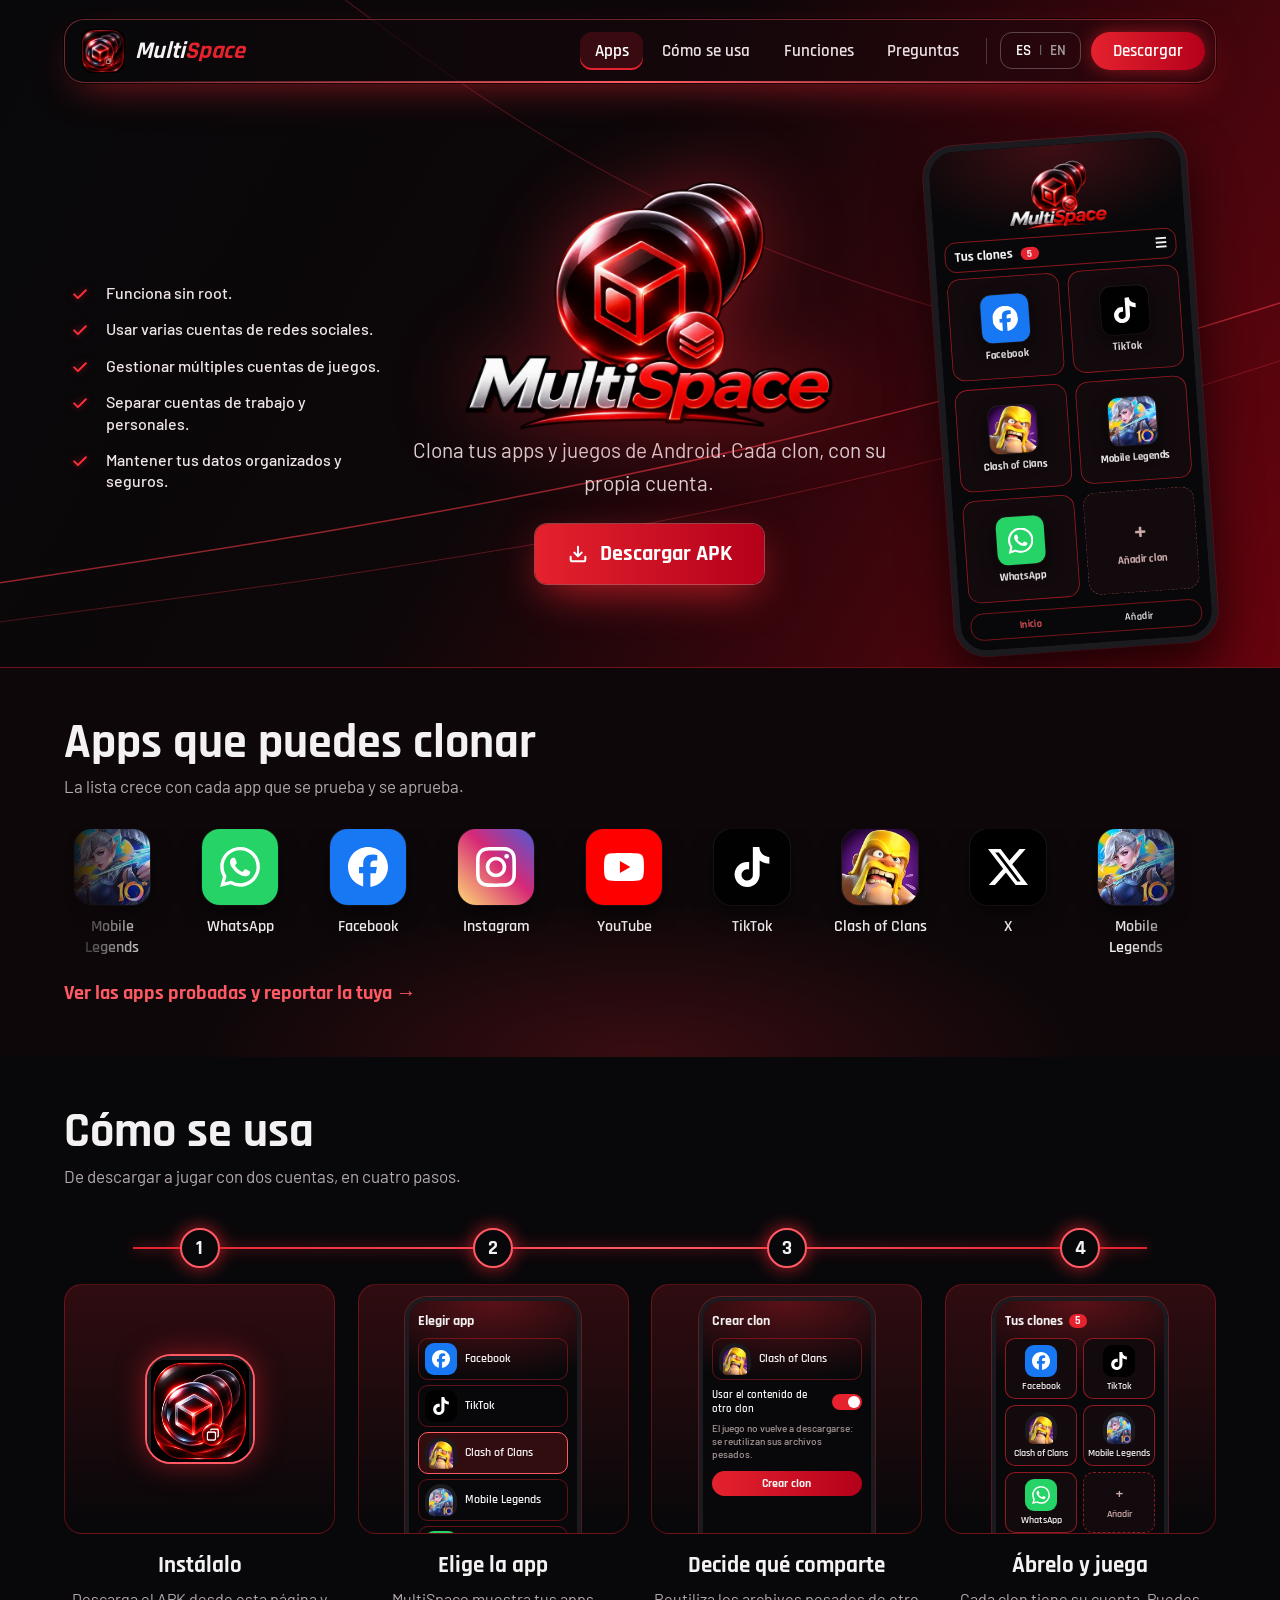
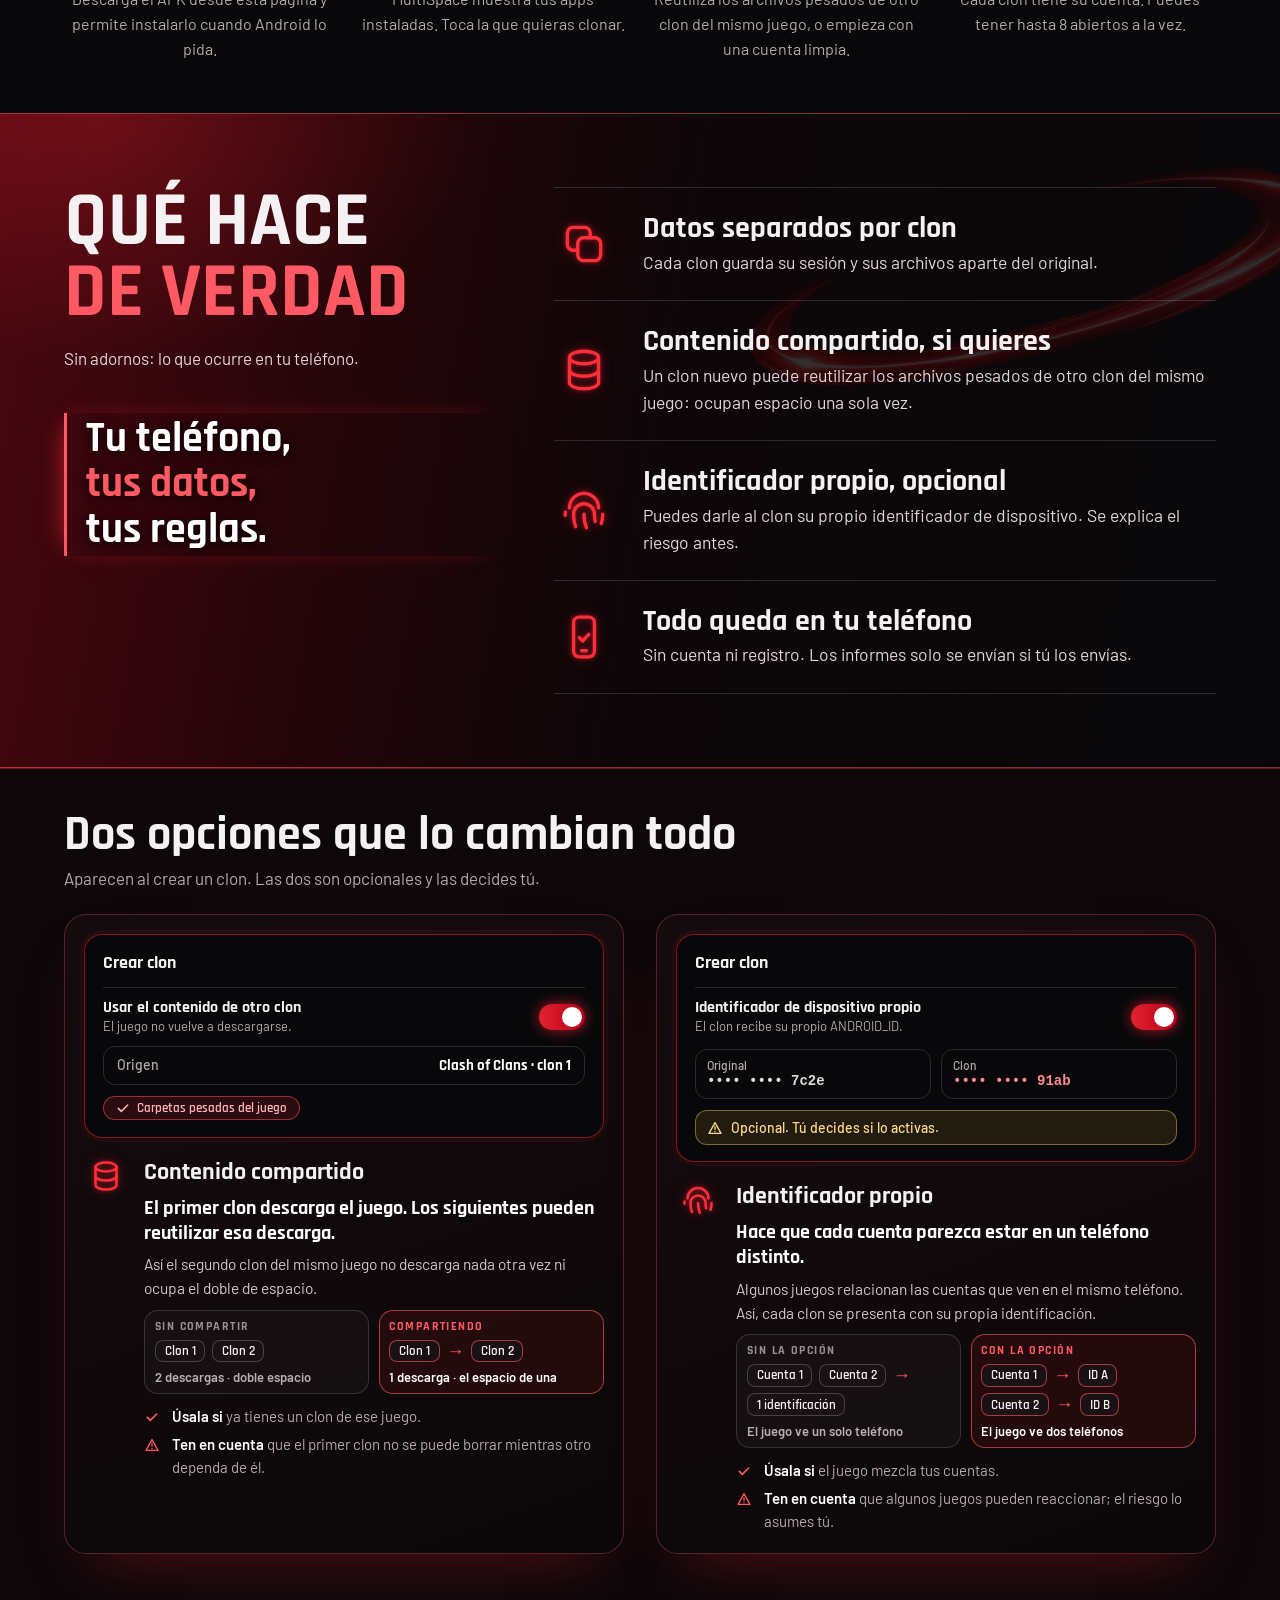
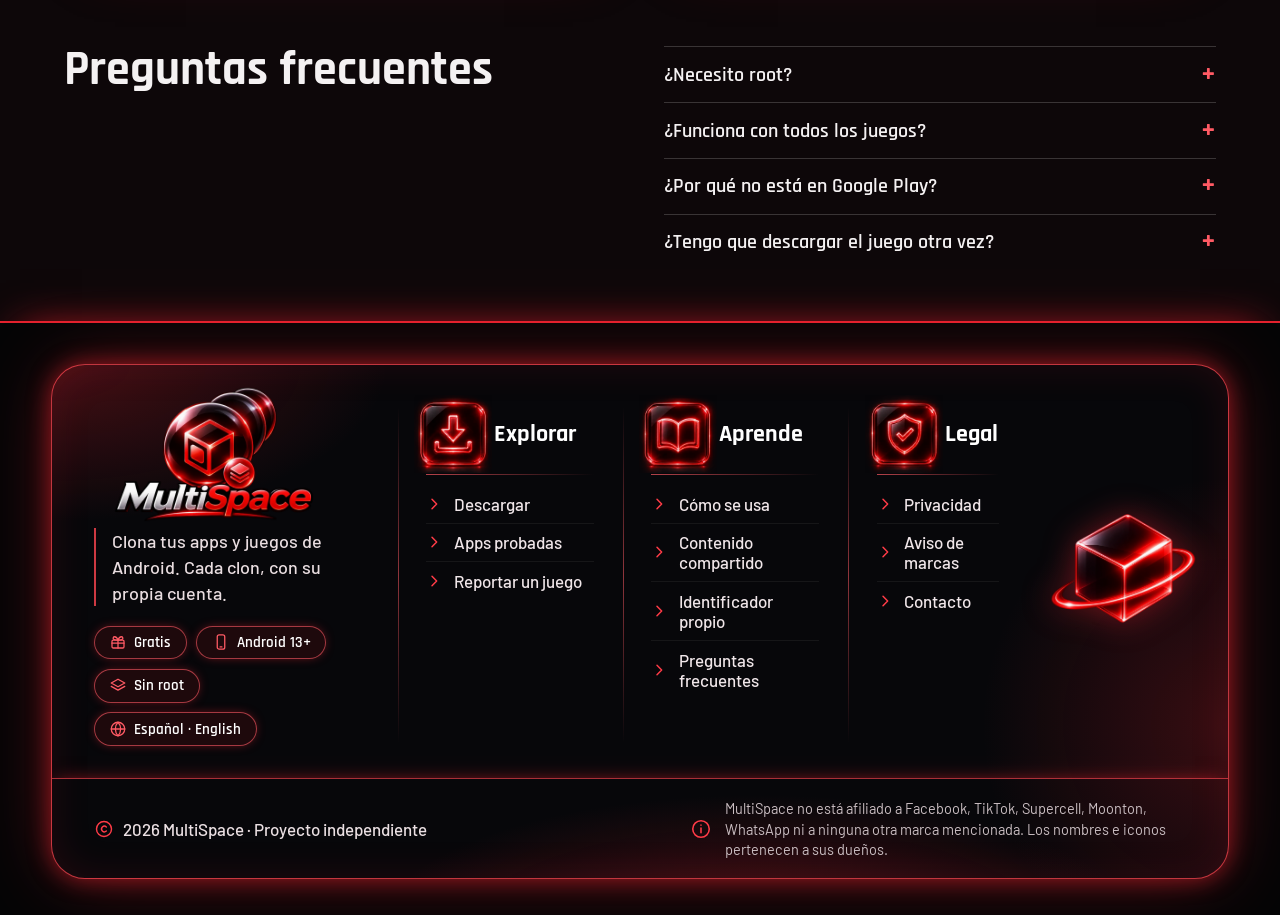
<file: es/index.html>
<!doctype html>
<html lang="es"><head><meta charset="utf-8"><meta name="viewport" content="width=device-width, initial-scale=1">
<title>MultiSpace: clona apps y juegos de Android, cada una con su cuenta</title><meta name="description" content="Clona tus apps y juegos de Android sin root. Cada clon tiene su propia cuenta y puede reutilizar los archivos pesados de otro clon. Descarga directa del APK.">
<link rel="canonical" href="https://multispace-app.github.io/es/"><link rel="alternate" hreflang="es" href="https://multispace-app.github.io/es/"><link rel="alternate" hreflang="en" href="https://multispace-app.github.io/en/"><link rel="alternate" hreflang="x-default" href="https://multispace-app.github.io/">
<meta name="theme-color" content="#08080a"><link rel="icon" type="image/png" sizes="32x32" href="/assets/img/icon-32.png"><link rel="apple-touch-icon" href="/assets/img/icon-180.png"><meta name="google-site-verification" content="-nWOBDSyg2btWmITCIPmqjYLJDfs3FFZPXsbtOQeN8I">
<meta property="og:type" content="website"><meta property="og:site_name" content="MultiSpace"><meta property="og:title" content="MultiSpace: clona apps y juegos de Android, cada una con su cuenta"><meta property="og:description" content="Clona tus apps y juegos de Android sin root. Cada clon tiene su propia cuenta y puede reutilizar los archivos pesados de otro clon. Descarga directa del APK."><meta property="og:url" content="https://multispace-app.github.io/es/"><meta property="og:locale" content="es_ES"><meta property="og:image" content="https://multispace-app.github.io/assets/img/og-image.png"><meta property="og:image:width" content="1200"><meta property="og:image:height" content="630"><meta name="twitter:card" content="summary_large_image">
<link rel="preload" href="/assets/fonts/rajdhani-latin-700-normal.woff2" as="font" type="font/woff2" crossorigin><link rel="preload" href="/assets/fonts/barlow-latin-400-normal.woff2" as="font" type="font/woff2" crossorigin>
<link rel="stylesheet" href="/assets/css/site.css?v=950337dd"><link rel="stylesheet" href="/assets/css/pages.css?v=7af1e0e8"><script data-goatcounter="https://multispace.goatcounter.com/count" async src="https://gc.zgo.at/count.js"></script><script type="application/ld+json">{"@context": "https://schema.org", "@type": "WebSite", "name": "MultiSpace", "url": "https://multispace-app.github.io/es/", "inLanguage": "es"}</script><script type="application/ld+json">{"@context": "https://schema.org", "@type": "FAQPage", "mainEntity": [{"@type": "Question", "name": "¿Necesito root?", "acceptedAnswer": {"@type": "Answer", "text": "No."}}, {"@type": "Question", "name": "¿Funciona con todos los juegos?", "acceptedAnswer": {"@type": "Answer", "text": "No. Algunos rechazan clones. Mira las apps probadas en la lista."}}, {"@type": "Question", "name": "¿Por qué no está en Google Play?", "acceptedAnswer": {"@type": "Answer", "text": "Se descarga directo desde esta página; compara la huella SHA-256."}}, {"@type": "Question", "name": "¿Tengo que descargar el juego otra vez?", "acceptedAnswer": {"@type": "Answer", "text": "El primer clon sí descarga todo. Los siguientes del mismo juego pueden reutilizar esa descarga."}}]}</script></head>
<body><a class="skip" href="#main">Saltar al contenido</a>
<div class="hero"><header><nav class="nav" aria-label="Principal"><a class="lg" href="/es/"><img src="/assets/img/icon-192.png" alt="" width="44" height="44"><span class="wm">Multi<b>Space</b></span></a><div class="r"><a class="sec" href="#apps" data-s="apps">Apps</a><a class="sec" href="#como-se-usa" data-s="como-se-usa">Cómo se usa</a><a class="sec" href="#funciones" data-s="funciones">Funciones</a><a class="sec" href="#preguntas" data-s="preguntas">Preguntas</a><span class="sep"></span><span class="lang" role="group" aria-label="Idioma"><a href="/es/" hreflang="es" lang="es" aria-current="true">ES</a><i>|</i><a href="/en/" hreflang="en" lang="en">EN</a></span><a class="pillb" href="/es/descargar/">Descargar</a></div></nav></header><div class="hg"><ul class="hl"><li><svg viewBox="0 0 24 24" width="22" height="22" fill="none" stroke="currentColor" stroke-width="2.4" stroke-linecap="round" stroke-linejoin="round" aria-hidden="true" focusable="false"><path d="M5 12.5l4.5 4.5L19 7.5"/></svg><span>Funciona sin root.</span></li><li><svg viewBox="0 0 24 24" width="22" height="22" fill="none" stroke="currentColor" stroke-width="2.4" stroke-linecap="round" stroke-linejoin="round" aria-hidden="true" focusable="false"><path d="M5 12.5l4.5 4.5L19 7.5"/></svg><span>Usar varias cuentas de redes sociales.</span></li><li><svg viewBox="0 0 24 24" width="22" height="22" fill="none" stroke="currentColor" stroke-width="2.4" stroke-linecap="round" stroke-linejoin="round" aria-hidden="true" focusable="false"><path d="M5 12.5l4.5 4.5L19 7.5"/></svg><span>Gestionar múltiples cuentas de juegos.</span></li><li><svg viewBox="0 0 24 24" width="22" height="22" fill="none" stroke="currentColor" stroke-width="2.4" stroke-linecap="round" stroke-linejoin="round" aria-hidden="true" focusable="false"><path d="M5 12.5l4.5 4.5L19 7.5"/></svg><span>Separar cuentas de trabajo y personales.</span></li><li><svg viewBox="0 0 24 24" width="22" height="22" fill="none" stroke="currentColor" stroke-width="2.4" stroke-linecap="round" stroke-linejoin="round" aria-hidden="true" focusable="false"><path d="M5 12.5l4.5 4.5L19 7.5"/></svg><span>Mantener tus datos organizados y seguros.</span></li></ul><div class="hc"><h1><img class="logo" src="/assets/img/logo.webp" alt="MultiSpace: clona apps y juegos de Android" width="1200" height="600" fetchpriority="high"></h1><p class="l">Clona tus apps y juegos de Android. Cada clon, con su propia cuenta.</p><a class="btn" href="/es/descargar/"><svg viewBox="0 0 24 24" width="22" height="22" fill="none" stroke="currentColor" stroke-width="2.2" stroke-linecap="round" stroke-linejoin="round" aria-hidden="true" focusable="false"><path d="M12 4v10"/><path d="M8 10.5l4 4 4-4"/><path d="M4 15v3a2 2 0 0 0 2 2h12a2 2 0 0 0 2-2v-3"/></svg><span>Descargar APK</span></a></div><div class="phones" role="img" aria-label="Pantalla de MultiSpace con cinco clones: Facebook, TikTok, Clash of Clans, Mobile Legends y WhatsApp"><div class="ph a" aria-hidden="true"><div class="ui"><img class="ulogo" src="/assets/img/logo.webp" alt="" width="170" height="85" loading="lazy"><div class="bar"><span>Tus clones <em>5</em></span><span>☰</span></div><div class="cards"><div class="card"><div class="t fb"><i></i></div>Facebook</div><div class="card"><div class="t tk"><i></i></div>TikTok</div><div class="card"><div class="t pic2"><img src="/assets/img/ic/coc.webp" alt="" width="128" height="128" loading="lazy" decoding="async"></div>Clash of Clans</div><div class="card"><div class="t pic2"><img src="/assets/img/ic/mlbb.webp" alt="" width="128" height="128" loading="lazy" decoding="async"></div>Mobile Legends</div><div class="card"><div class="t wa"><i></i></div>WhatsApp</div><div class="card add"><div class="plus">+</div>Añadir clon</div></div><div class="tabs"><span class="cur">Inicio</span><span>Añadir</span></div></div></div></div></div></div>
<main id="main" tabindex="-1"><section class="apps" id="apps" aria-labelledby="h-apps"><div class="ahead"><h2 class="h2" id="h-apps">Apps que puedes clonar</h2><p class="sub">La lista crece con cada app que se prueba y se aprueba.</p></div><div class="mq"><div class="trk"><div class="it"><div class="t pic2"><img src="/assets/img/ic/mlbb.webp" alt="" width="128" height="128" loading="lazy" decoding="async"></div>Mobile Legends</div><div class="it"><div class="t wa"><i></i></div>WhatsApp</div><div class="it"><div class="t fb"><i></i></div>Facebook</div><div class="it"><div class="t ig"><i></i></div>Instagram</div><div class="it"><div class="t yt"><i></i></div>YouTube</div><div class="it"><div class="t tk"><i></i></div>TikTok</div><div class="it"><div class="t pic2"><img src="/assets/img/ic/coc.webp" alt="" width="128" height="128" loading="lazy" decoding="async"></div>Clash of Clans</div><div class="it"><div class="t xx"><i></i></div>X</div><div class="it" aria-hidden="true"><div class="t pic2"><img src="/assets/img/ic/mlbb.webp" alt="" width="128" height="128" loading="lazy" decoding="async"></div>Mobile Legends</div><div class="it" aria-hidden="true"><div class="t wa"><i></i></div>WhatsApp</div><div class="it" aria-hidden="true"><div class="t fb"><i></i></div>Facebook</div><div class="it" aria-hidden="true"><div class="t ig"><i></i></div>Instagram</div><div class="it" aria-hidden="true"><div class="t yt"><i></i></div>YouTube</div><div class="it" aria-hidden="true"><div class="t tk"><i></i></div>TikTok</div><div class="it" aria-hidden="true"><div class="t pic2"><img src="/assets/img/ic/coc.webp" alt="" width="128" height="128" loading="lazy" decoding="async"></div>Clash of Clans</div><div class="it" aria-hidden="true"><div class="t xx"><i></i></div>X</div></div></div><a class="more" href="/es/juegos/">Ver las apps probadas y reportar la tuya →</a></section><section class="steps" id="como-se-usa" aria-labelledby="h-how"><h2 class="h2" id="h-how">Cómo se usa</h2><p class="sub">De descargar a jugar con dos cuentas, en cuatro pasos.</p><ol class="flow"><li class="stp"><div class="dot" aria-hidden="true">1</div><div class="pic"><div class="apk"><img src="/assets/img/icon-192.png" alt="" width="110" height="110" loading="lazy"></div></div><h3>Instálalo</h3><p>Descarga el APK desde esta página y permite instalarlo cuando Android lo pida.</p></li><li class="stp"><div class="dot" aria-hidden="true">2</div><div class="pic"><div class="mini" aria-hidden="true"><div class="mh">Elegir app</div><div class="mrow"><div class="t fb"><i></i></div><span>Facebook</span></div><div class="mrow"><div class="t tk"><i></i></div><span>TikTok</span></div><div class="mrow sel"><div class="t pic2"><img src="/assets/img/ic/coc.webp" alt="" width="128" height="128" loading="lazy" decoding="async"></div><span>Clash of Clans</span></div><div class="mrow"><div class="t pic2"><img src="/assets/img/ic/mlbb.webp" alt="" width="128" height="128" loading="lazy" decoding="async"></div><span>Mobile Legends</span></div><div class="mrow"><div class="t wa"><i></i></div><span>WhatsApp</span></div></div></div><h3>Elige la app</h3><p>MultiSpace muestra tus apps instaladas. Toca la que quieras clonar.</p></li><li class="stp"><div class="dot" aria-hidden="true">3</div><div class="pic"><div class="mini" aria-hidden="true"><div class="mh">Crear clon</div><div class="mrow"><div class="t pic2"><img src="/assets/img/ic/coc.webp" alt="" width="128" height="128" loading="lazy" decoding="async"></div><span>Clash of Clans</span></div><div class="mtog"><span>Usar el contenido de otro clon</span><b></b></div><div class="mnote">El juego no vuelve a descargarse: se reutilizan sus archivos pesados.</div><div class="mbtn">Crear clon</div></div></div><h3>Decide qué comparte</h3><p>Reutiliza los archivos pesados de otro clon del mismo juego, o empieza con una cuenta limpia.</p></li><li class="stp"><div class="dot" aria-hidden="true">4</div><div class="pic"><div class="mini" aria-hidden="true"><div class="mh">Tus clones <em>5</em></div><div class="mgrid"><div class="mc"><div class="t fb"><i></i></div><span>Facebook</span></div><div class="mc"><div class="t tk"><i></i></div><span>TikTok</span></div><div class="mc"><div class="t pic2"><img src="/assets/img/ic/coc.webp" alt="" width="128" height="128" loading="lazy" decoding="async"></div><span>Clash of Clans</span></div><div class="mc"><div class="t pic2"><img src="/assets/img/ic/mlbb.webp" alt="" width="128" height="128" loading="lazy" decoding="async"></div><span>Mobile Legends</span></div><div class="mc"><div class="t wa"><i></i></div><span>WhatsApp</span></div><div class="mc add">+<span>Añadir</span></div></div></div></div><h3>Ábrelo y juega</h3><p>Cada clon tiene su cuenta. Puedes tener hasta 8 abiertos a la vez.</p></li></ol></section><section class="real" id="funciones" aria-labelledby="h-real"><div class="rg"><div><h2 class="h2" id="h-real">Qué hace<br><em>de verdad</em></h2><p class="sub rsub">Sin adornos: lo que ocurre en tu teléfono.</p><div class="rside"><p>Tu teléfono,<br><b>tus datos,</b><br>tus reglas.</p></div></div><dl class="defs"><div><b class="ic"><svg viewBox="0 0 24 24" width="26" height="26" fill="none" stroke="currentColor" stroke-width="1.8" stroke-linecap="round" stroke-linejoin="round" aria-hidden="true" focusable="false"><rect x="9" y="9" width="11" height="11" rx="2.8"/><path d="M15 9V6.8A2.8 2.8 0 0 0 12.2 4H6.8A2.8 2.8 0 0 0 4 6.8v5.4A2.8 2.8 0 0 0 6.8 15H9"/></svg></b><dt>Datos separados por clon</dt><dd>Cada clon guarda su sesión y sus archivos aparte del original.</dd></div><div><b class="ic"><svg viewBox="0 0 24 24" width="26" height="26" fill="none" stroke="currentColor" stroke-width="1.8" stroke-linecap="round" stroke-linejoin="round" aria-hidden="true" focusable="false"><ellipse cx="12" cy="6" rx="7" ry="3"/><path d="M5 6v6c0 1.7 3.1 3 7 3s7-1.3 7-3V6"/><path d="M5 12v6c0 1.7 3.1 3 7 3s7-1.3 7-3v-6"/></svg></b><dt>Contenido compartido, si quieres</dt><dd>Un clon nuevo puede reutilizar los archivos pesados de otro clon del mismo juego: ocupan espacio una sola vez.</dd></div><div><b class="ic"><svg viewBox="0 0 24 24" width="26" height="26" fill="none" stroke="currentColor" stroke-width="1.8" stroke-linecap="round" stroke-linejoin="round" aria-hidden="true" focusable="false"><path d="M5 11a7 7 0 0 1 14 0"/><path d="M8 20c-.8-2-1-4-1-6a5 5 0 0 1 10 0c0 1.2.1 2.4.4 3.5"/><path d="M12 14c0 2.5.3 4.5 1.2 6.5"/><path d="M3 14.5c0-.5 0-1 .1-1.5"/><path d="M21 14c0 1.5-.2 3-.7 4.5"/></svg></b><dt>Identificador propio, opcional</dt><dd>Puedes darle al clon su propio identificador de dispositivo. Se explica el riesgo antes.</dd></div><div><b class="ic"><svg viewBox="0 0 24 24" width="26" height="26" fill="none" stroke="currentColor" stroke-width="1.8" stroke-linecap="round" stroke-linejoin="round" aria-hidden="true" focusable="false"><rect x="7" y="2.5" width="10" height="19" rx="2.6"/><path d="M9.8 12.3l1.6 1.6 2.9-3.2"/><path d="M10.8 18.5h2.4"/></svg></b><dt>Todo queda en tu teléfono</dt><dd>Sin cuenta ni registro. Los informes solo se envían si tú los envías.</dd></div></dl></div></section><section class="keys" aria-labelledby="h-keys"><div class="kh"><h2 class="h2" id="h-keys">Dos opciones que lo cambian todo</h2><p class="sub">Aparecen al crear un clon. Las dos son opcionales y las decides tú.</p></div><div class="kg"><article class="kc" id="contenido-compartido"><div class="panel" aria-hidden="true"><div class="ph1">Crear clon</div><div class="sw"><div><b>Usar el contenido de otro clon</b><small>El juego no vuelve a descargarse.</small></div><i class="on"></i></div><div class="src"><span>Origen</span><b>Clash of Clans · clon 1</b></div><div class="chips"><span><svg viewBox="0 0 24 24" width="16" height="16" fill="none" stroke="currentColor" stroke-width="2.4" stroke-linecap="round" stroke-linejoin="round" aria-hidden="true" focusable="false"><path d="M5 12.5l4.5 4.5L19 7.5"/></svg> Carpetas pesadas del juego</span></div></div><div class="kt"><div class="ico"><svg viewBox="0 0 24 24" width="26" height="26" fill="none" stroke="currentColor" stroke-width="1.8" stroke-linecap="round" stroke-linejoin="round" aria-hidden="true" focusable="false"><ellipse cx="12" cy="6" rx="7" ry="3"/><path d="M5 6v6c0 1.7 3.1 3 7 3s7-1.3 7-3V6"/><path d="M5 12v6c0 1.7 3.1 3 7 3s7-1.3 7-3v-6"/></svg></div><div><h3>Contenido compartido</h3><p class="lead">El primer clon descarga el juego. Los siguientes pueden reutilizar esa descarga.</p><p class="ex">Así el segundo clon del mismo juego no descarga nada otra vez ni ocupa el doble de espacio.</p><div class="dia"><div class="dr bad"><em>Sin compartir</em><div class="nd"><span>Clon 1</span><span>Clon 2</span></div><b>2 descargas · doble espacio</b></div><div class="dr good"><em>Compartiendo</em><div class="nd"><span>Clon 1</span><span class="arr">→</span><span>Clon 2</span></div><b>1 descarga · el espacio de una</b></div></div><ul><li><svg viewBox="0 0 24 24" width="16" height="16" fill="none" stroke="currentColor" stroke-width="2.4" stroke-linecap="round" stroke-linejoin="round" aria-hidden="true" focusable="false"><path d="M5 12.5l4.5 4.5L19 7.5"/></svg><span><b>Úsala si</b> ya tienes un clon de ese juego.</span></li><li><svg viewBox="0 0 24 24" width="16" height="16" fill="none" stroke="currentColor" stroke-width="2" stroke-linecap="round" stroke-linejoin="round" aria-hidden="true" focusable="false"><path d="M12 4l9 16H3z"/><path d="M12 10v4M12 17.2v.1"/></svg><span><b>Ten en cuenta</b> que el primer clon no se puede borrar mientras otro dependa de él.</span></li></ul></div></div></article><article class="kc" id="identificador-propio"><div class="panel" aria-hidden="true"><div class="ph1">Crear clon</div><div class="sw"><div><b>Identificador de dispositivo propio</b><small>El clon recibe su propio ANDROID_ID.</small></div><i class="on"></i></div><div class="ids"><div><span>Original</span><code>•••• •••• 7c2e</code></div><div><span>Clon</span><code class="new">•••• •••• 91ab</code></div></div><div class="amber"><svg viewBox="0 0 24 24" width="16" height="16" fill="none" stroke="currentColor" stroke-width="2" stroke-linecap="round" stroke-linejoin="round" aria-hidden="true" focusable="false"><path d="M12 4l9 16H3z"/><path d="M12 10v4M12 17.2v.1"/></svg><span>Opcional. Tú decides si lo activas.</span></div></div><div class="kt"><div class="ico"><svg viewBox="0 0 24 24" width="26" height="26" fill="none" stroke="currentColor" stroke-width="1.8" stroke-linecap="round" stroke-linejoin="round" aria-hidden="true" focusable="false"><path d="M5 11a7 7 0 0 1 14 0"/><path d="M8 20c-.8-2-1-4-1-6a5 5 0 0 1 10 0c0 1.2.1 2.4.4 3.5"/><path d="M12 14c0 2.5.3 4.5 1.2 6.5"/><path d="M3 14.5c0-.5 0-1 .1-1.5"/><path d="M21 14c0 1.5-.2 3-.7 4.5"/></svg></div><div><h3>Identificador propio</h3><p class="lead">Hace que cada cuenta parezca estar en un teléfono distinto.</p><p class="ex">Algunos juegos relacionan las cuentas que ven en el mismo teléfono. Así, cada clon se presenta con su propia identificación.</p><div class="dia"><div class="dr bad"><em>Sin la opción</em><div class="nd"><span>Cuenta 1</span><span>Cuenta 2</span><span class="arr">→</span><span>1 identificación</span></div><b>El juego ve un solo teléfono</b></div><div class="dr good"><em>Con la opción</em><div class="nd"><span>Cuenta 1</span><span class="arr">→</span><span>ID A</span><span>Cuenta 2</span><span class="arr">→</span><span>ID B</span></div><b>El juego ve dos teléfonos</b></div></div><ul><li><svg viewBox="0 0 24 24" width="16" height="16" fill="none" stroke="currentColor" stroke-width="2.4" stroke-linecap="round" stroke-linejoin="round" aria-hidden="true" focusable="false"><path d="M5 12.5l4.5 4.5L19 7.5"/></svg><span><b>Úsala si</b> el juego mezcla tus cuentas.</span></li><li><svg viewBox="0 0 24 24" width="16" height="16" fill="none" stroke="currentColor" stroke-width="2" stroke-linecap="round" stroke-linejoin="round" aria-hidden="true" focusable="false"><path d="M12 4l9 16H3z"/><path d="M12 10v4M12 17.2v.1"/></svg><span><b>Ten en cuenta</b> que algunos juegos pueden reaccionar; el riesgo lo asumes tú.</span></li></ul></div></div></article></div></section><section class="faq" id="preguntas" aria-labelledby="h-faq"><div class="fg"><div><h2 class="h2" id="h-faq">Preguntas frecuentes</h2></div><div><details><summary>¿Necesito root?</summary><p>No.</p></details><details><summary>¿Funciona con todos los juegos?</summary><p>No. Algunos rechazan clones. Mira las apps probadas en la lista.</p></details><details><summary>¿Por qué no está en Google Play?</summary><p>Se descarga directo desde esta página; compara la huella SHA-256.</p></details><details><summary>¿Tengo que descargar el juego otra vez?</summary><p>El primer clon sí descarga todo. Los siguientes del mismo juego pueden reutilizar esa descarga.</p></details></div></div></section></main>
<footer class="ft2"><div class="fcap"><div class="fmain"><div class="fbr"><img src="/assets/img/logo.webp" alt="MultiSpace" width="280" height="140" loading="lazy"><p>Clona tus apps y juegos de Android. Cada clon, con su propia cuenta.</p><div class="fchip"><span><svg viewBox="0 0 24 24" width="18" height="18" fill="none" stroke="currentColor" stroke-width="1.7" stroke-linecap="round" stroke-linejoin="round" aria-hidden="true" focusable="false"><rect x="4" y="9.5" width="16" height="10.5" rx="1.6"/><path d="M4 13.5h16"/><path d="M12 9.5v10.5"/><path d="M12 9.5c-1-3-3-4.5-4.5-4.5A2 2 0 0 0 5.5 7c0 1.6 2 2.5 6.5 2.5z"/><path d="M12 9.5c1-3 3-4.5 4.5-4.5A2 2 0 0 1 18.5 7c0 1.6-2 2.5-6.5 2.5z"/></svg> Gratis</span><span><svg viewBox="0 0 24 24" width="18" height="18" fill="none" stroke="currentColor" stroke-width="1.7" stroke-linecap="round" stroke-linejoin="round" aria-hidden="true" focusable="false"><rect x="7" y="2.5" width="10" height="19" rx="2.6"/><path d="M10.8 18.5h2.4"/></svg> Android 13+</span><span><svg viewBox="0 0 24 24" width="18" height="18" fill="none" stroke="currentColor" stroke-width="1.7" stroke-linecap="round" stroke-linejoin="round" aria-hidden="true" focusable="false"><path d="M12 3l9 5-9 5-9-5z"/><path d="M3 12.5l9 5 9-5"/></svg> Sin root</span><span><svg viewBox="0 0 24 24" width="18" height="18" fill="none" stroke="currentColor" stroke-width="1.7" stroke-linecap="round" stroke-linejoin="round" aria-hidden="true" focusable="false"><circle cx="12" cy="12" r="9"/><path d="M3 12h18"/><path d="M12 3c2.5 2.5 3.5 5.5 3.5 9s-1 6.5-3.5 9c-2.5-2.5-3.5-5.5-3.5-9s1-6.5 3.5-9z"/></svg> Español · English</span></div></div><div class="fc"><div class="fh"><span class="fi"><img src="/assets/img/ic-download.webp" alt="" width="200" height="200" loading="lazy"></span><h2>Explorar</h2></div><a href="/es/descargar/"><svg class="chv" viewBox="0 0 24 24" width="16" height="16" fill="none" stroke="currentColor" stroke-width="2.2" stroke-linecap="round" stroke-linejoin="round" aria-hidden="true" focusable="false"><path d="M9 5l7 7-7 7"/></svg><span>Descargar</span></a><a href="/es/juegos/"><svg class="chv" viewBox="0 0 24 24" width="16" height="16" fill="none" stroke="currentColor" stroke-width="2.2" stroke-linecap="round" stroke-linejoin="round" aria-hidden="true" focusable="false"><path d="M9 5l7 7-7 7"/></svg><span>Apps probadas</span></a><a href="/es/reportar/"><svg class="chv" viewBox="0 0 24 24" width="16" height="16" fill="none" stroke="currentColor" stroke-width="2.2" stroke-linecap="round" stroke-linejoin="round" aria-hidden="true" focusable="false"><path d="M9 5l7 7-7 7"/></svg><span>Reportar un juego</span></a></div><div class="fc"><div class="fh"><span class="fi"><img src="/assets/img/ic-book.webp" alt="" width="200" height="200" loading="lazy"></span><h2>Aprende</h2></div><a href="/es/#como-se-usa"><svg class="chv" viewBox="0 0 24 24" width="16" height="16" fill="none" stroke="currentColor" stroke-width="2.2" stroke-linecap="round" stroke-linejoin="round" aria-hidden="true" focusable="false"><path d="M9 5l7 7-7 7"/></svg><span>Cómo se usa</span></a><a href="/es/#contenido-compartido"><svg class="chv" viewBox="0 0 24 24" width="16" height="16" fill="none" stroke="currentColor" stroke-width="2.2" stroke-linecap="round" stroke-linejoin="round" aria-hidden="true" focusable="false"><path d="M9 5l7 7-7 7"/></svg><span>Contenido compartido</span></a><a href="/es/#identificador-propio"><svg class="chv" viewBox="0 0 24 24" width="16" height="16" fill="none" stroke="currentColor" stroke-width="2.2" stroke-linecap="round" stroke-linejoin="round" aria-hidden="true" focusable="false"><path d="M9 5l7 7-7 7"/></svg><span>Identificador propio</span></a><a href="/es/#preguntas"><svg class="chv" viewBox="0 0 24 24" width="16" height="16" fill="none" stroke="currentColor" stroke-width="2.2" stroke-linecap="round" stroke-linejoin="round" aria-hidden="true" focusable="false"><path d="M9 5l7 7-7 7"/></svg><span>Preguntas frecuentes</span></a></div><div class="fc"><div class="fh"><span class="fi"><img src="/assets/img/ic-shield.webp" alt="" width="200" height="200" loading="lazy"></span><h2>Legal</h2></div><a href="/es/privacidad/"><svg class="chv" viewBox="0 0 24 24" width="16" height="16" fill="none" stroke="currentColor" stroke-width="2.2" stroke-linecap="round" stroke-linejoin="round" aria-hidden="true" focusable="false"><path d="M9 5l7 7-7 7"/></svg><span>Privacidad</span></a><a href="#aviso"><svg class="chv" viewBox="0 0 24 24" width="16" height="16" fill="none" stroke="currentColor" stroke-width="2.2" stroke-linecap="round" stroke-linejoin="round" aria-hidden="true" focusable="false"><path d="M9 5l7 7-7 7"/></svg><span>Aviso de marcas</span></a><a href="mailto:rickyespinaldelacruz@gmail.com"><svg class="chv" viewBox="0 0 24 24" width="16" height="16" fill="none" stroke="currentColor" stroke-width="2.2" stroke-linecap="round" stroke-linejoin="round" aria-hidden="true" focusable="false"><path d="M9 5l7 7-7 7"/></svg><span>Contacto</span></a></div><div class="fcube" aria-hidden="true"><img src="/assets/img/cube-ring.webp" alt="" width="160" height="146" loading="lazy"></div></div><div class="fend"><span class="cc"><svg viewBox="0 0 24 24" width="20" height="20" fill="none" stroke="currentColor" stroke-width="1.7" stroke-linecap="round" stroke-linejoin="round" aria-hidden="true" focusable="false"><circle cx="12" cy="12" r="9"/><path d="M14.8 9.5a3.4 3.4 0 1 0 0 5"/></svg><span>2026 MultiSpace · Proyecto independiente</span></span><p class="nf" id="aviso"><svg viewBox="0 0 24 24" width="22" height="22" fill="none" stroke="currentColor" stroke-width="1.7" stroke-linecap="round" stroke-linejoin="round" aria-hidden="true" focusable="false"><circle cx="12" cy="12" r="9"/><path d="M12 11v5"/><path d="M12 7.8v.1"/></svg><span>MultiSpace no está afiliado a Facebook, TikTok, Supercell, Moonton, WhatsApp ni a ninguna otra marca mencionada. Los nombres e iconos pertenecen a sus dueños.</span></p></div></div></footer>
<script src="/assets/js/site.js?v=69c7dda5" defer></script></body></html>
</file>
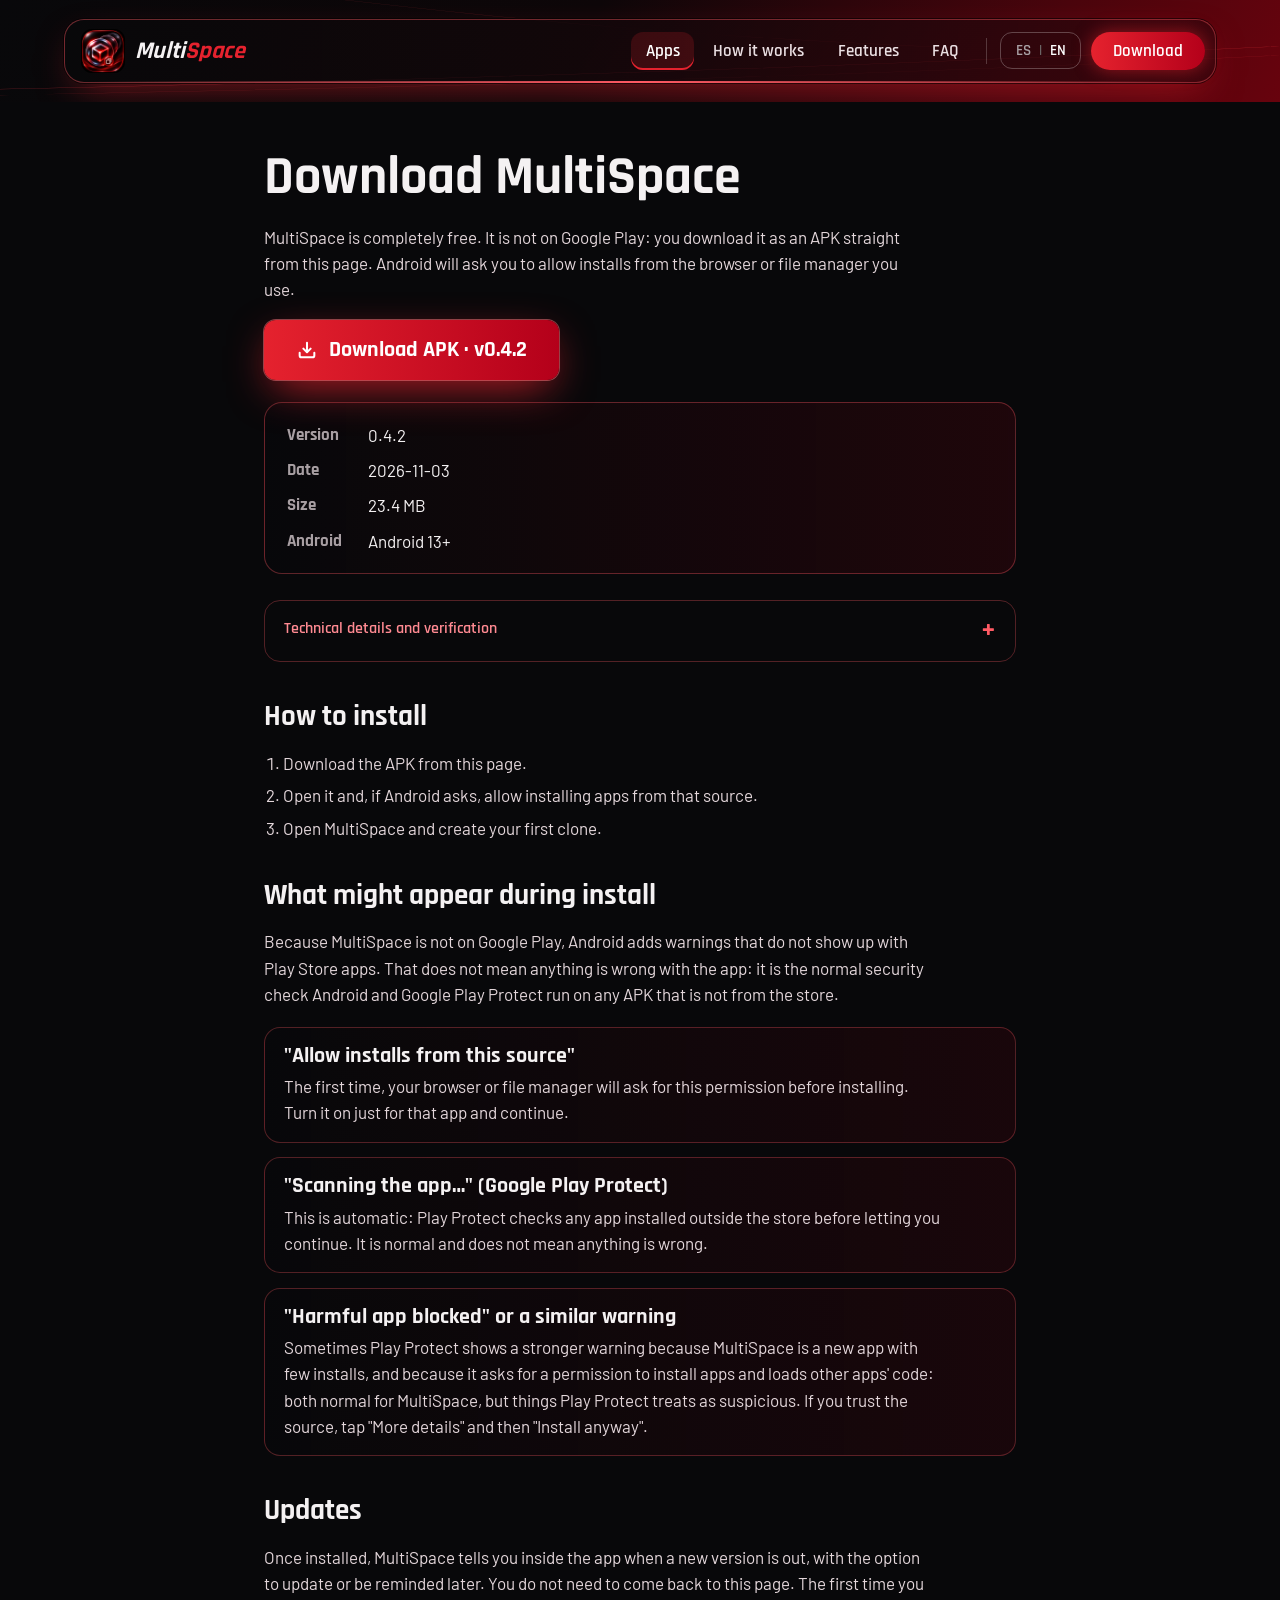
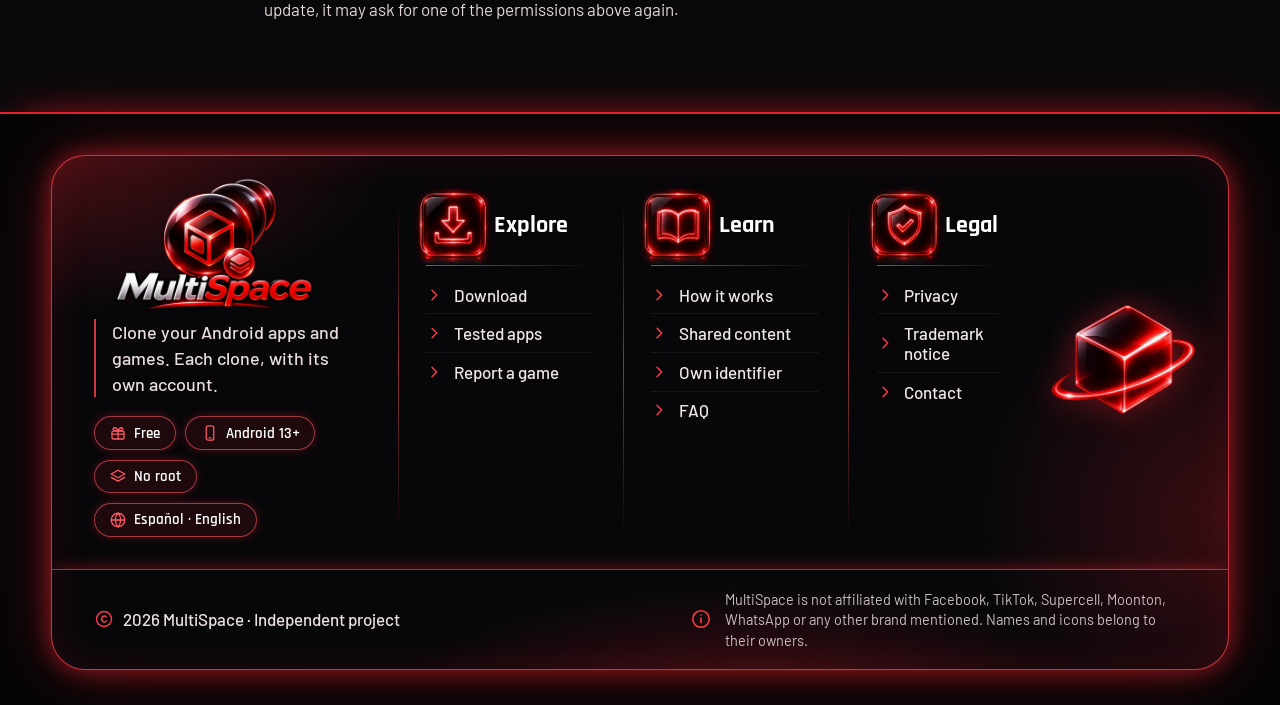
<file: en/download/index.html>
<!doctype html>
<html lang="en"><head><meta charset="utf-8"><meta name="viewport" content="width=device-width, initial-scale=1">
<title>Download MultiSpace (Android APK)</title><meta name="description" content="Download the MultiSpace APK. It is not on Google Play. Version, size and verification fingerprints are published on this page.">
<link rel="canonical" href="https://multispace-app.github.io/en/download/"><link rel="alternate" hreflang="en" href="https://multispace-app.github.io/en/download/"><link rel="alternate" hreflang="es" href="https://multispace-app.github.io/es/descargar/"><link rel="alternate" hreflang="x-default" href="https://multispace-app.github.io/">
<meta name="theme-color" content="#08080a"><link rel="icon" type="image/png" sizes="32x32" href="/assets/img/icon-32.png"><link rel="apple-touch-icon" href="/assets/img/icon-180.png"><meta name="google-site-verification" content="-nWOBDSyg2btWmITCIPmqjYLJDfs3FFZPXsbtOQeN8I">
<meta property="og:type" content="website"><meta property="og:site_name" content="MultiSpace"><meta property="og:title" content="Download MultiSpace (Android APK)"><meta property="og:description" content="Download the MultiSpace APK. It is not on Google Play. Version, size and verification fingerprints are published on this page."><meta property="og:url" content="https://multispace-app.github.io/en/download/"><meta property="og:locale" content="en_US"><meta property="og:image" content="https://multispace-app.github.io/assets/img/og-image.png"><meta property="og:image:width" content="1200"><meta property="og:image:height" content="630"><meta name="twitter:card" content="summary_large_image">
<link rel="preload" href="/assets/fonts/rajdhani-latin-700-normal.woff2" as="font" type="font/woff2" crossorigin><link rel="preload" href="/assets/fonts/barlow-latin-400-normal.woff2" as="font" type="font/woff2" crossorigin>
<link rel="stylesheet" href="/assets/css/site.css?v=950337dd"><link rel="stylesheet" href="/assets/css/pages.css?v=7af1e0e8"><script data-goatcounter="https://multispace.goatcounter.com/count" async src="https://gc.zgo.at/count.js"></script><script type="application/ld+json">{"@context": "https://schema.org", "@type": "SoftwareApplication", "name": "MultiSpace", "applicationCategory": "UtilitiesApplication", "operatingSystem": "Android", "description": "Download the MultiSpace APK. It is not on Google Play. Version, size and verification fingerprints are published on this page.", "url": "https://multispace-app.github.io/en/download/", "softwareVersion": "0.4.2", "fileSize": "23.4MB", "downloadUrl": "https://github.com/multispace-app/multispace-app.github.io/releases/latest/download/MultiSpace.apk", "offers": {"@type": "Offer", "price": "0", "priceCurrency": "USD"}}</script></head>
<body><a class="skip" href="#main">Skip to content</a>
<div class="hero slim"><header><nav class="nav" aria-label="Main"><a class="lg" href="/en/"><img src="/assets/img/icon-192.png" alt="" width="44" height="44"><span class="wm">Multi<b>Space</b></span></a><div class="r"><a class="sec" href="/en/#apps" data-s="apps">Apps</a><a class="sec" href="/en/#como-se-usa" data-s="como-se-usa">How it works</a><a class="sec" href="/en/#funciones" data-s="funciones">Features</a><a class="sec" href="/en/#preguntas" data-s="preguntas">FAQ</a><span class="sep"></span><span class="lang" role="group" aria-label="Language"><a href="/es/descargar/" hreflang="es" lang="es">ES</a><i>|</i><a href="/en/download/" hreflang="en" lang="en" aria-current="true">EN</a></span><a class="pillb" href="/en/download/">Download</a></div></nav></header></div>
<main id="main" tabindex="-1"><div class="pg"><h1>Download MultiSpace</h1><p>MultiSpace is completely free. It is not on Google Play: you download it as an APK straight from this page. Android will ask you to allow installs from the browser or file manager you use.</p><p><a class="btn" href="https://github.com/multispace-app/multispace-app.github.io/releases/latest/download/MultiSpace.apk" download><svg viewBox="0 0 24 24" width="22" height="22" fill="none" stroke="currentColor" stroke-width="2.2" stroke-linecap="round" stroke-linejoin="round" aria-hidden="true" focusable="false"><path d="M12 4v10"/><path d="M8 10.5l4 4 4-4"/><path d="M4 15v3a2 2 0 0 0 2 2h12a2 2 0 0 0 2-2v-3"/></svg><span>Download APK · v0.4.2</span></a></p><dl class="meta"><dt>Version</dt><dd>0.4.2</dd><dt>Date</dt><dd>2026-11-03</dd><dt>Size</dt><dd>23.4 MB</dd><dt>Android</dt><dd>Android 13+</dd></dl><details class="techdl"><summary>Technical details and verification</summary><dl class="meta"><dt>Architecture</dt><dd>arm64-v8a, armeabi-v7a, x86, x86_64</dd><dt>APK SHA-256</dt><dd>3909d228f1d6269f25cfff6ed012118cf662d1c7748b55bceaa539702954765f</dd><dt>Certificate fingerprint</dt><dd>9442fa51b9af1c8897cb67c2da65f7ea33fa2b29a2788e751a617fdfefb02937</dd></dl><p>Compare the SHA-256 fingerprint with the one of the file you downloaded before installing. If they do not match, do not install it.</p></details><h2>How to install</h2><ol><li>Download the APK from this page.</li><li>Open it and, if Android asks, allow installing apps from that source.</li><li>Open MultiSpace and create your first clone.</li></ol><h2>What might appear during install</h2><p>Because MultiSpace is not on Google Play, Android adds warnings that do not show up with Play Store apps. That does not mean anything is wrong with the app: it is the normal security check Android and Google Play Protect run on any APK that is not from the store.</p><div class="installs"><div class="istep"><h3>"Allow installs from this source"</h3><p>The first time, your browser or file manager will ask for this permission before installing. Turn it on just for that app and continue.</p></div><div class="istep"><h3>"Scanning the app…" (Google Play Protect)</h3><p>This is automatic: Play Protect checks any app installed outside the store before letting you continue. It is normal and does not mean anything is wrong.</p></div><div class="istep"><h3>"Harmful app blocked" or a similar warning</h3><p>Sometimes Play Protect shows a stronger warning because MultiSpace is a new app with few installs, and because it asks for a permission to install apps and loads other apps' code: both normal for MultiSpace, but things Play Protect treats as suspicious. If you trust the source, tap "More details" and then "Install anyway".</p></div></div><h2>Updates</h2><p>Once installed, MultiSpace tells you inside the app when a new version is out, with the option to update or be reminded later. You do not need to come back to this page. The first time you update, it may ask for one of the permissions above again.</p></div></main>
<footer class="ft2"><div class="fcap"><div class="fmain"><div class="fbr"><img src="/assets/img/logo.webp" alt="MultiSpace" width="280" height="140" loading="lazy"><p>Clone your Android apps and games. Each clone, with its own account.</p><div class="fchip"><span><svg viewBox="0 0 24 24" width="18" height="18" fill="none" stroke="currentColor" stroke-width="1.7" stroke-linecap="round" stroke-linejoin="round" aria-hidden="true" focusable="false"><rect x="4" y="9.5" width="16" height="10.5" rx="1.6"/><path d="M4 13.5h16"/><path d="M12 9.5v10.5"/><path d="M12 9.5c-1-3-3-4.5-4.5-4.5A2 2 0 0 0 5.5 7c0 1.6 2 2.5 6.5 2.5z"/><path d="M12 9.5c1-3 3-4.5 4.5-4.5A2 2 0 0 1 18.5 7c0 1.6-2 2.5-6.5 2.5z"/></svg> Free</span><span><svg viewBox="0 0 24 24" width="18" height="18" fill="none" stroke="currentColor" stroke-width="1.7" stroke-linecap="round" stroke-linejoin="round" aria-hidden="true" focusable="false"><rect x="7" y="2.5" width="10" height="19" rx="2.6"/><path d="M10.8 18.5h2.4"/></svg> Android 13+</span><span><svg viewBox="0 0 24 24" width="18" height="18" fill="none" stroke="currentColor" stroke-width="1.7" stroke-linecap="round" stroke-linejoin="round" aria-hidden="true" focusable="false"><path d="M12 3l9 5-9 5-9-5z"/><path d="M3 12.5l9 5 9-5"/></svg> No root</span><span><svg viewBox="0 0 24 24" width="18" height="18" fill="none" stroke="currentColor" stroke-width="1.7" stroke-linecap="round" stroke-linejoin="round" aria-hidden="true" focusable="false"><circle cx="12" cy="12" r="9"/><path d="M3 12h18"/><path d="M12 3c2.5 2.5 3.5 5.5 3.5 9s-1 6.5-3.5 9c-2.5-2.5-3.5-5.5-3.5-9s1-6.5 3.5-9z"/></svg> Español · English</span></div></div><div class="fc"><div class="fh"><span class="fi"><img src="/assets/img/ic-download.webp" alt="" width="200" height="200" loading="lazy"></span><h2>Explore</h2></div><a href="/en/download/"><svg class="chv" viewBox="0 0 24 24" width="16" height="16" fill="none" stroke="currentColor" stroke-width="2.2" stroke-linecap="round" stroke-linejoin="round" aria-hidden="true" focusable="false"><path d="M9 5l7 7-7 7"/></svg><span>Download</span></a><a href="/en/games/"><svg class="chv" viewBox="0 0 24 24" width="16" height="16" fill="none" stroke="currentColor" stroke-width="2.2" stroke-linecap="round" stroke-linejoin="round" aria-hidden="true" focusable="false"><path d="M9 5l7 7-7 7"/></svg><span>Tested apps</span></a><a href="/en/report/"><svg class="chv" viewBox="0 0 24 24" width="16" height="16" fill="none" stroke="currentColor" stroke-width="2.2" stroke-linecap="round" stroke-linejoin="round" aria-hidden="true" focusable="false"><path d="M9 5l7 7-7 7"/></svg><span>Report a game</span></a></div><div class="fc"><div class="fh"><span class="fi"><img src="/assets/img/ic-book.webp" alt="" width="200" height="200" loading="lazy"></span><h2>Learn</h2></div><a href="/en/#como-se-usa"><svg class="chv" viewBox="0 0 24 24" width="16" height="16" fill="none" stroke="currentColor" stroke-width="2.2" stroke-linecap="round" stroke-linejoin="round" aria-hidden="true" focusable="false"><path d="M9 5l7 7-7 7"/></svg><span>How it works</span></a><a href="/en/#contenido-compartido"><svg class="chv" viewBox="0 0 24 24" width="16" height="16" fill="none" stroke="currentColor" stroke-width="2.2" stroke-linecap="round" stroke-linejoin="round" aria-hidden="true" focusable="false"><path d="M9 5l7 7-7 7"/></svg><span>Shared content</span></a><a href="/en/#identificador-propio"><svg class="chv" viewBox="0 0 24 24" width="16" height="16" fill="none" stroke="currentColor" stroke-width="2.2" stroke-linecap="round" stroke-linejoin="round" aria-hidden="true" focusable="false"><path d="M9 5l7 7-7 7"/></svg><span>Own identifier</span></a><a href="/en/#preguntas"><svg class="chv" viewBox="0 0 24 24" width="16" height="16" fill="none" stroke="currentColor" stroke-width="2.2" stroke-linecap="round" stroke-linejoin="round" aria-hidden="true" focusable="false"><path d="M9 5l7 7-7 7"/></svg><span>FAQ</span></a></div><div class="fc"><div class="fh"><span class="fi"><img src="/assets/img/ic-shield.webp" alt="" width="200" height="200" loading="lazy"></span><h2>Legal</h2></div><a href="/en/privacy/"><svg class="chv" viewBox="0 0 24 24" width="16" height="16" fill="none" stroke="currentColor" stroke-width="2.2" stroke-linecap="round" stroke-linejoin="round" aria-hidden="true" focusable="false"><path d="M9 5l7 7-7 7"/></svg><span>Privacy</span></a><a href="#aviso"><svg class="chv" viewBox="0 0 24 24" width="16" height="16" fill="none" stroke="currentColor" stroke-width="2.2" stroke-linecap="round" stroke-linejoin="round" aria-hidden="true" focusable="false"><path d="M9 5l7 7-7 7"/></svg><span>Trademark notice</span></a><a href="mailto:rickyespinaldelacruz@gmail.com"><svg class="chv" viewBox="0 0 24 24" width="16" height="16" fill="none" stroke="currentColor" stroke-width="2.2" stroke-linecap="round" stroke-linejoin="round" aria-hidden="true" focusable="false"><path d="M9 5l7 7-7 7"/></svg><span>Contact</span></a></div><div class="fcube" aria-hidden="true"><img src="/assets/img/cube-ring.webp" alt="" width="160" height="146" loading="lazy"></div></div><div class="fend"><span class="cc"><svg viewBox="0 0 24 24" width="20" height="20" fill="none" stroke="currentColor" stroke-width="1.7" stroke-linecap="round" stroke-linejoin="round" aria-hidden="true" focusable="false"><circle cx="12" cy="12" r="9"/><path d="M14.8 9.5a3.4 3.4 0 1 0 0 5"/></svg><span>2026 MultiSpace · Independent project</span></span><p class="nf" id="aviso"><svg viewBox="0 0 24 24" width="22" height="22" fill="none" stroke="currentColor" stroke-width="1.7" stroke-linecap="round" stroke-linejoin="round" aria-hidden="true" focusable="false"><circle cx="12" cy="12" r="9"/><path d="M12 11v5"/><path d="M12 7.8v.1"/></svg><span>MultiSpace is not affiliated with Facebook, TikTok, Supercell, Moonton, WhatsApp or any other brand mentioned. Names and icons belong to their owners.</span></p></div></div></footer>
<script src="/assets/js/site.js?v=69c7dda5" defer></script></body></html>
</file>
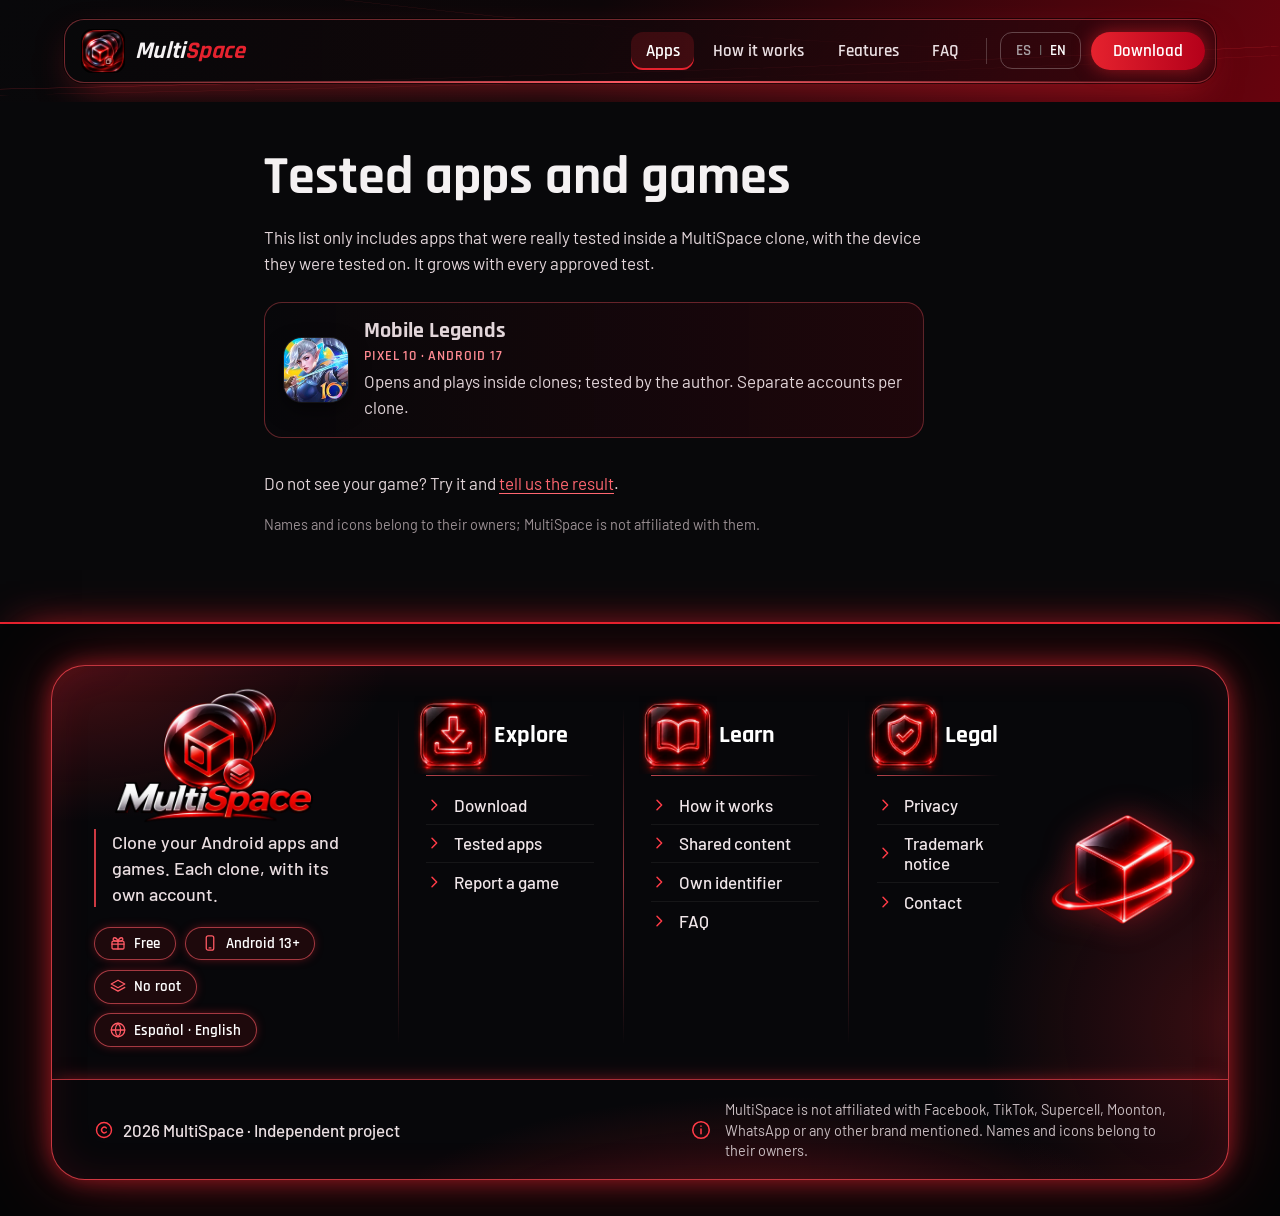
<file: en/games/index.html>
<!doctype html>
<html lang="en"><head><meta charset="utf-8"><meta name="viewport" content="width=device-width, initial-scale=1">
<title>Apps and games tested with MultiSpace</title><meta name="description" content="A list of apps and games tested inside MultiSpace clones, with the test device and notes for each result.">
<link rel="canonical" href="https://multispace-app.github.io/en/games/"><link rel="alternate" hreflang="en" href="https://multispace-app.github.io/en/games/"><link rel="alternate" hreflang="es" href="https://multispace-app.github.io/es/juegos/"><link rel="alternate" hreflang="x-default" href="https://multispace-app.github.io/">
<meta name="theme-color" content="#08080a"><link rel="icon" type="image/png" sizes="32x32" href="/assets/img/icon-32.png"><link rel="apple-touch-icon" href="/assets/img/icon-180.png"><meta name="google-site-verification" content="-nWOBDSyg2btWmITCIPmqjYLJDfs3FFZPXsbtOQeN8I">
<meta property="og:type" content="website"><meta property="og:site_name" content="MultiSpace"><meta property="og:title" content="Apps and games tested with MultiSpace"><meta property="og:description" content="A list of apps and games tested inside MultiSpace clones, with the test device and notes for each result."><meta property="og:url" content="https://multispace-app.github.io/en/games/"><meta property="og:locale" content="en_US"><meta property="og:image" content="https://multispace-app.github.io/assets/img/og-image.png"><meta property="og:image:width" content="1200"><meta property="og:image:height" content="630"><meta name="twitter:card" content="summary_large_image">
<link rel="preload" href="/assets/fonts/rajdhani-latin-700-normal.woff2" as="font" type="font/woff2" crossorigin><link rel="preload" href="/assets/fonts/barlow-latin-400-normal.woff2" as="font" type="font/woff2" crossorigin>
<link rel="stylesheet" href="/assets/css/site.css?v=950337dd"><link rel="stylesheet" href="/assets/css/pages.css?v=7af1e0e8"><script data-goatcounter="https://multispace.goatcounter.com/count" async src="https://gc.zgo.at/count.js"></script><script type="application/ld+json">{"@context": "https://schema.org", "@type": "WebSite", "name": "MultiSpace", "url": "https://multispace-app.github.io/en/", "inLanguage": "en"}</script></head>
<body><a class="skip" href="#main">Skip to content</a>
<div class="hero slim"><header><nav class="nav" aria-label="Main"><a class="lg" href="/en/"><img src="/assets/img/icon-192.png" alt="" width="44" height="44"><span class="wm">Multi<b>Space</b></span></a><div class="r"><a class="sec" href="/en/#apps" data-s="apps">Apps</a><a class="sec" href="/en/#como-se-usa" data-s="como-se-usa">How it works</a><a class="sec" href="/en/#funciones" data-s="funciones">Features</a><a class="sec" href="/en/#preguntas" data-s="preguntas">FAQ</a><span class="sep"></span><span class="lang" role="group" aria-label="Language"><a href="/es/juegos/" hreflang="es" lang="es">ES</a><i>|</i><a href="/en/games/" hreflang="en" lang="en" aria-current="true">EN</a></span><a class="pillb" href="/en/download/">Download</a></div></nav></header></div>
<main id="main" tabindex="-1"><div class="pg"><h1>Tested apps and games</h1><p>This list only includes apps that were really tested inside a MultiSpace clone, with the device they were tested on. It grows with every approved test.</p><ul class="glist"><li class="gc"><div class="t pic2"><img src="/assets/img/ic/mlbb.webp" alt="" width="128" height="128" loading="lazy" decoding="async"></div><div><h3>Mobile Legends</h3><p class="gt">Pixel 10 · Android 17</p><p>Opens and plays inside clones; tested by the author. Separate accounts per clone.</p></div></li></ul><p>Do not see your game? Try it and <a class="tl" href="/en/report/">tell us the result</a>.</p><p class="small">Names and icons belong to their owners; MultiSpace is not affiliated with them.</p></div></main>
<footer class="ft2"><div class="fcap"><div class="fmain"><div class="fbr"><img src="/assets/img/logo.webp" alt="MultiSpace" width="280" height="140" loading="lazy"><p>Clone your Android apps and games. Each clone, with its own account.</p><div class="fchip"><span><svg viewBox="0 0 24 24" width="18" height="18" fill="none" stroke="currentColor" stroke-width="1.7" stroke-linecap="round" stroke-linejoin="round" aria-hidden="true" focusable="false"><rect x="4" y="9.5" width="16" height="10.5" rx="1.6"/><path d="M4 13.5h16"/><path d="M12 9.5v10.5"/><path d="M12 9.5c-1-3-3-4.5-4.5-4.5A2 2 0 0 0 5.5 7c0 1.6 2 2.5 6.5 2.5z"/><path d="M12 9.5c1-3 3-4.5 4.5-4.5A2 2 0 0 1 18.5 7c0 1.6-2 2.5-6.5 2.5z"/></svg> Free</span><span><svg viewBox="0 0 24 24" width="18" height="18" fill="none" stroke="currentColor" stroke-width="1.7" stroke-linecap="round" stroke-linejoin="round" aria-hidden="true" focusable="false"><rect x="7" y="2.5" width="10" height="19" rx="2.6"/><path d="M10.8 18.5h2.4"/></svg> Android 13+</span><span><svg viewBox="0 0 24 24" width="18" height="18" fill="none" stroke="currentColor" stroke-width="1.7" stroke-linecap="round" stroke-linejoin="round" aria-hidden="true" focusable="false"><path d="M12 3l9 5-9 5-9-5z"/><path d="M3 12.5l9 5 9-5"/></svg> No root</span><span><svg viewBox="0 0 24 24" width="18" height="18" fill="none" stroke="currentColor" stroke-width="1.7" stroke-linecap="round" stroke-linejoin="round" aria-hidden="true" focusable="false"><circle cx="12" cy="12" r="9"/><path d="M3 12h18"/><path d="M12 3c2.5 2.5 3.5 5.5 3.5 9s-1 6.5-3.5 9c-2.5-2.5-3.5-5.5-3.5-9s1-6.5 3.5-9z"/></svg> Español · English</span></div></div><div class="fc"><div class="fh"><span class="fi"><img src="/assets/img/ic-download.webp" alt="" width="200" height="200" loading="lazy"></span><h2>Explore</h2></div><a href="/en/download/"><svg class="chv" viewBox="0 0 24 24" width="16" height="16" fill="none" stroke="currentColor" stroke-width="2.2" stroke-linecap="round" stroke-linejoin="round" aria-hidden="true" focusable="false"><path d="M9 5l7 7-7 7"/></svg><span>Download</span></a><a href="/en/games/"><svg class="chv" viewBox="0 0 24 24" width="16" height="16" fill="none" stroke="currentColor" stroke-width="2.2" stroke-linecap="round" stroke-linejoin="round" aria-hidden="true" focusable="false"><path d="M9 5l7 7-7 7"/></svg><span>Tested apps</span></a><a href="/en/report/"><svg class="chv" viewBox="0 0 24 24" width="16" height="16" fill="none" stroke="currentColor" stroke-width="2.2" stroke-linecap="round" stroke-linejoin="round" aria-hidden="true" focusable="false"><path d="M9 5l7 7-7 7"/></svg><span>Report a game</span></a></div><div class="fc"><div class="fh"><span class="fi"><img src="/assets/img/ic-book.webp" alt="" width="200" height="200" loading="lazy"></span><h2>Learn</h2></div><a href="/en/#como-se-usa"><svg class="chv" viewBox="0 0 24 24" width="16" height="16" fill="none" stroke="currentColor" stroke-width="2.2" stroke-linecap="round" stroke-linejoin="round" aria-hidden="true" focusable="false"><path d="M9 5l7 7-7 7"/></svg><span>How it works</span></a><a href="/en/#contenido-compartido"><svg class="chv" viewBox="0 0 24 24" width="16" height="16" fill="none" stroke="currentColor" stroke-width="2.2" stroke-linecap="round" stroke-linejoin="round" aria-hidden="true" focusable="false"><path d="M9 5l7 7-7 7"/></svg><span>Shared content</span></a><a href="/en/#identificador-propio"><svg class="chv" viewBox="0 0 24 24" width="16" height="16" fill="none" stroke="currentColor" stroke-width="2.2" stroke-linecap="round" stroke-linejoin="round" aria-hidden="true" focusable="false"><path d="M9 5l7 7-7 7"/></svg><span>Own identifier</span></a><a href="/en/#preguntas"><svg class="chv" viewBox="0 0 24 24" width="16" height="16" fill="none" stroke="currentColor" stroke-width="2.2" stroke-linecap="round" stroke-linejoin="round" aria-hidden="true" focusable="false"><path d="M9 5l7 7-7 7"/></svg><span>FAQ</span></a></div><div class="fc"><div class="fh"><span class="fi"><img src="/assets/img/ic-shield.webp" alt="" width="200" height="200" loading="lazy"></span><h2>Legal</h2></div><a href="/en/privacy/"><svg class="chv" viewBox="0 0 24 24" width="16" height="16" fill="none" stroke="currentColor" stroke-width="2.2" stroke-linecap="round" stroke-linejoin="round" aria-hidden="true" focusable="false"><path d="M9 5l7 7-7 7"/></svg><span>Privacy</span></a><a href="#aviso"><svg class="chv" viewBox="0 0 24 24" width="16" height="16" fill="none" stroke="currentColor" stroke-width="2.2" stroke-linecap="round" stroke-linejoin="round" aria-hidden="true" focusable="false"><path d="M9 5l7 7-7 7"/></svg><span>Trademark notice</span></a><a href="mailto:rickyespinaldelacruz@gmail.com"><svg class="chv" viewBox="0 0 24 24" width="16" height="16" fill="none" stroke="currentColor" stroke-width="2.2" stroke-linecap="round" stroke-linejoin="round" aria-hidden="true" focusable="false"><path d="M9 5l7 7-7 7"/></svg><span>Contact</span></a></div><div class="fcube" aria-hidden="true"><img src="/assets/img/cube-ring.webp" alt="" width="160" height="146" loading="lazy"></div></div><div class="fend"><span class="cc"><svg viewBox="0 0 24 24" width="20" height="20" fill="none" stroke="currentColor" stroke-width="1.7" stroke-linecap="round" stroke-linejoin="round" aria-hidden="true" focusable="false"><circle cx="12" cy="12" r="9"/><path d="M14.8 9.5a3.4 3.4 0 1 0 0 5"/></svg><span>2026 MultiSpace · Independent project</span></span><p class="nf" id="aviso"><svg viewBox="0 0 24 24" width="22" height="22" fill="none" stroke="currentColor" stroke-width="1.7" stroke-linecap="round" stroke-linejoin="round" aria-hidden="true" focusable="false"><circle cx="12" cy="12" r="9"/><path d="M12 11v5"/><path d="M12 7.8v.1"/></svg><span>MultiSpace is not affiliated with Facebook, TikTok, Supercell, Moonton, WhatsApp or any other brand mentioned. Names and icons belong to their owners.</span></p></div></div></footer>
<script src="/assets/js/site.js?v=69c7dda5" defer></script></body></html>
</file>
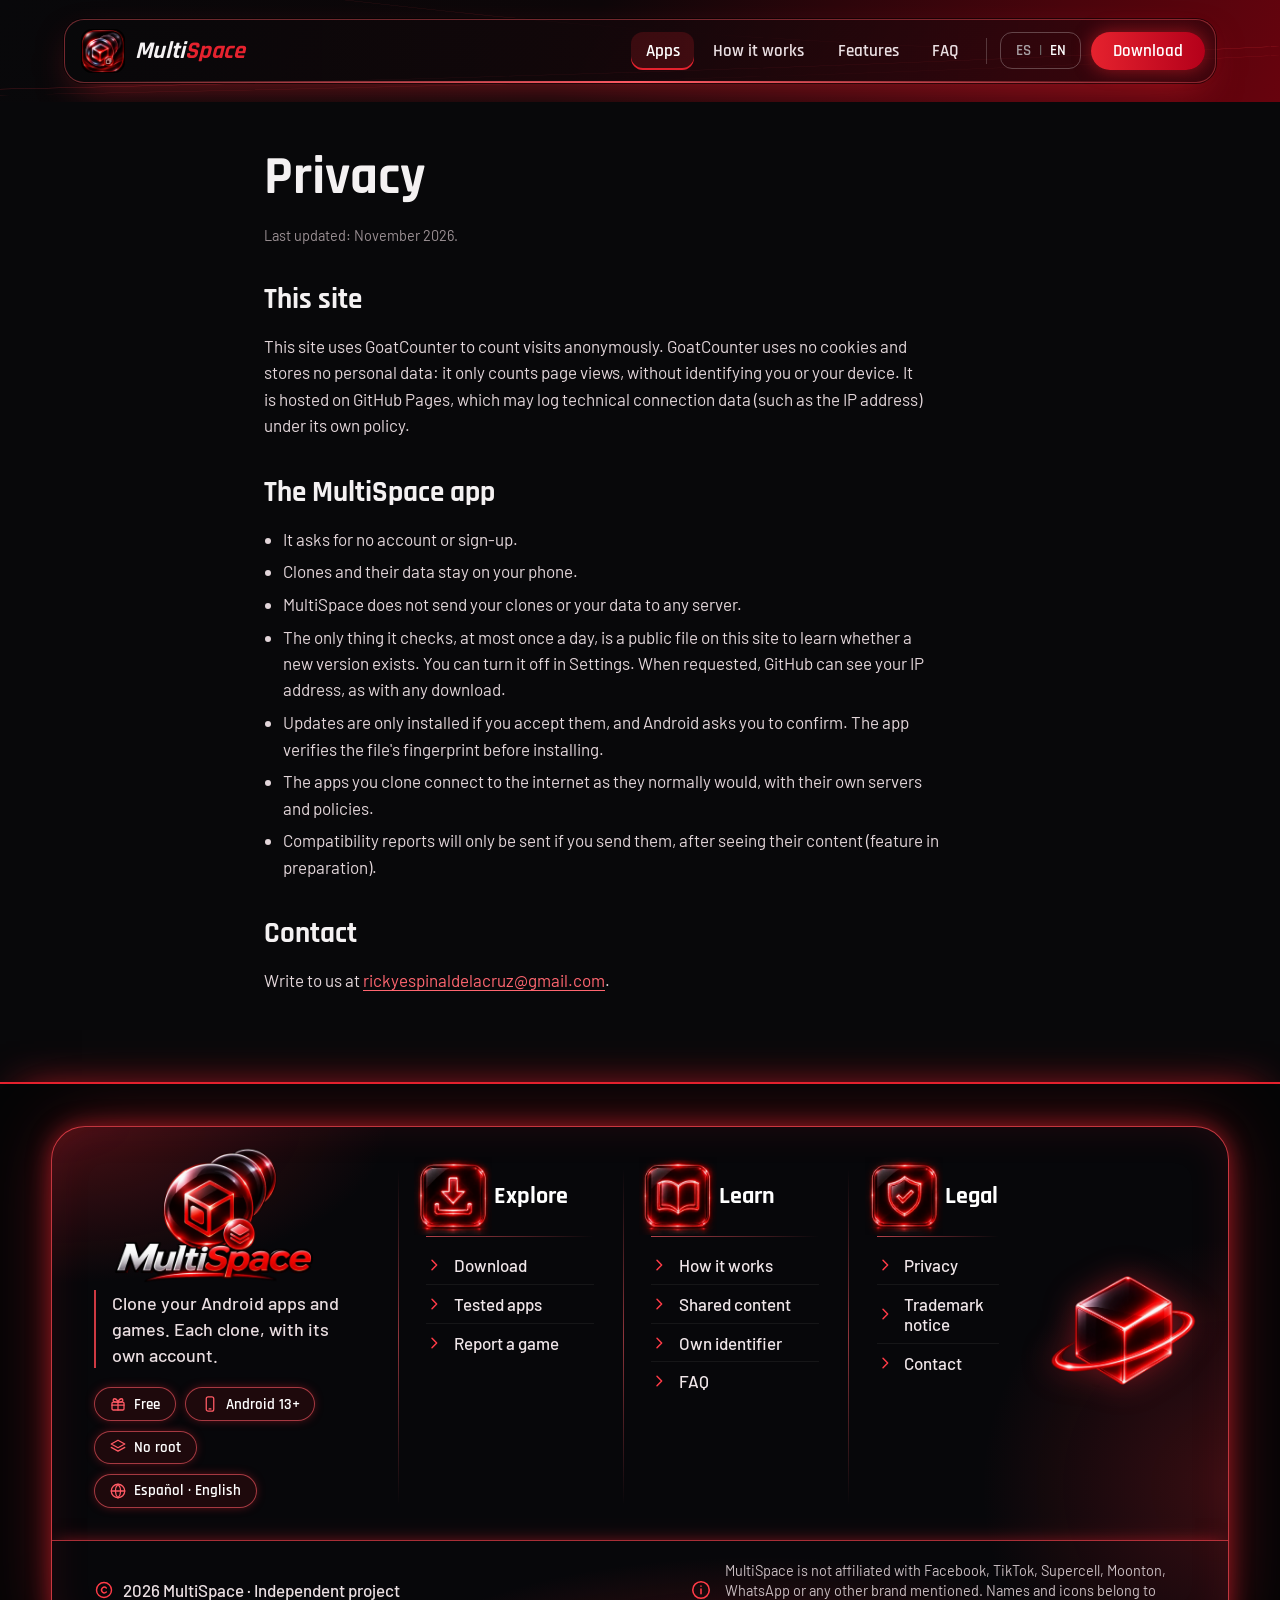
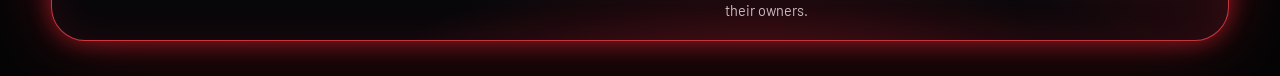
<file: en/privacy/index.html>
<!doctype html>
<html lang="en"><head><meta charset="utf-8"><meta name="viewport" content="width=device-width, initial-scale=1">
<title>Privacy · MultiSpace</title><meta name="description" content="What data this site collects and what the MultiSpace app does and does not do with your data.">
<link rel="canonical" href="https://multispace-app.github.io/en/privacy/"><link rel="alternate" hreflang="en" href="https://multispace-app.github.io/en/privacy/"><link rel="alternate" hreflang="es" href="https://multispace-app.github.io/es/privacidad/"><link rel="alternate" hreflang="x-default" href="https://multispace-app.github.io/">
<meta name="theme-color" content="#08080a"><link rel="icon" type="image/png" sizes="32x32" href="/assets/img/icon-32.png"><link rel="apple-touch-icon" href="/assets/img/icon-180.png"><meta name="google-site-verification" content="-nWOBDSyg2btWmITCIPmqjYLJDfs3FFZPXsbtOQeN8I">
<meta property="og:type" content="website"><meta property="og:site_name" content="MultiSpace"><meta property="og:title" content="Privacy · MultiSpace"><meta property="og:description" content="What data this site collects and what the MultiSpace app does and does not do with your data."><meta property="og:url" content="https://multispace-app.github.io/en/privacy/"><meta property="og:locale" content="en_US"><meta property="og:image" content="https://multispace-app.github.io/assets/img/og-image.png"><meta property="og:image:width" content="1200"><meta property="og:image:height" content="630"><meta name="twitter:card" content="summary_large_image">
<link rel="preload" href="/assets/fonts/rajdhani-latin-700-normal.woff2" as="font" type="font/woff2" crossorigin><link rel="preload" href="/assets/fonts/barlow-latin-400-normal.woff2" as="font" type="font/woff2" crossorigin>
<link rel="stylesheet" href="/assets/css/site.css?v=950337dd"><link rel="stylesheet" href="/assets/css/pages.css?v=7af1e0e8"><script data-goatcounter="https://multispace.goatcounter.com/count" async src="https://gc.zgo.at/count.js"></script><script type="application/ld+json">{"@context": "https://schema.org", "@type": "WebSite", "name": "MultiSpace", "url": "https://multispace-app.github.io/en/", "inLanguage": "en"}</script></head>
<body><a class="skip" href="#main">Skip to content</a>
<div class="hero slim"><header><nav class="nav" aria-label="Main"><a class="lg" href="/en/"><img src="/assets/img/icon-192.png" alt="" width="44" height="44"><span class="wm">Multi<b>Space</b></span></a><div class="r"><a class="sec" href="/en/#apps" data-s="apps">Apps</a><a class="sec" href="/en/#como-se-usa" data-s="como-se-usa">How it works</a><a class="sec" href="/en/#funciones" data-s="funciones">Features</a><a class="sec" href="/en/#preguntas" data-s="preguntas">FAQ</a><span class="sep"></span><span class="lang" role="group" aria-label="Language"><a href="/es/privacidad/" hreflang="es" lang="es">ES</a><i>|</i><a href="/en/privacy/" hreflang="en" lang="en" aria-current="true">EN</a></span><a class="pillb" href="/en/download/">Download</a></div></nav></header></div>
<main id="main" tabindex="-1"><div class="pg"><h1>Privacy</h1><p class="small">Last updated: November 2026.</p><h2>This site</h2><p>This site uses GoatCounter to count visits anonymously. GoatCounter uses no cookies and stores no personal data: it only counts page views, without identifying you or your device. It is hosted on GitHub Pages, which may log technical connection data (such as the IP address) under its own policy.</p><h2>The MultiSpace app</h2><ul><li>It asks for no account or sign-up.</li><li>Clones and their data stay on your phone.</li><li>MultiSpace does not send your clones or your data to any server.</li><li>The only thing it checks, at most once a day, is a public file on this site to learn whether a new version exists. You can turn it off in Settings. When requested, GitHub can see your IP address, as with any download.</li><li>Updates are only installed if you accept them, and Android asks you to confirm. The app verifies the file's fingerprint before installing.</li><li>The apps you clone connect to the internet as they normally would, with their own servers and policies.</li><li>Compatibility reports will only be sent if you send them, after seeing their content (feature in preparation).</li></ul><h2>Contact</h2><p>Write to us at <a class="tl" href="mailto:rickyespinaldelacruz@gmail.com">rickyespinaldelacruz@gmail.com</a>.</p></div></main>
<footer class="ft2"><div class="fcap"><div class="fmain"><div class="fbr"><img src="/assets/img/logo.webp" alt="MultiSpace" width="280" height="140" loading="lazy"><p>Clone your Android apps and games. Each clone, with its own account.</p><div class="fchip"><span><svg viewBox="0 0 24 24" width="18" height="18" fill="none" stroke="currentColor" stroke-width="1.7" stroke-linecap="round" stroke-linejoin="round" aria-hidden="true" focusable="false"><rect x="4" y="9.5" width="16" height="10.5" rx="1.6"/><path d="M4 13.5h16"/><path d="M12 9.5v10.5"/><path d="M12 9.5c-1-3-3-4.5-4.5-4.5A2 2 0 0 0 5.5 7c0 1.6 2 2.5 6.5 2.5z"/><path d="M12 9.5c1-3 3-4.5 4.5-4.5A2 2 0 0 1 18.5 7c0 1.6-2 2.5-6.5 2.5z"/></svg> Free</span><span><svg viewBox="0 0 24 24" width="18" height="18" fill="none" stroke="currentColor" stroke-width="1.7" stroke-linecap="round" stroke-linejoin="round" aria-hidden="true" focusable="false"><rect x="7" y="2.5" width="10" height="19" rx="2.6"/><path d="M10.8 18.5h2.4"/></svg> Android 13+</span><span><svg viewBox="0 0 24 24" width="18" height="18" fill="none" stroke="currentColor" stroke-width="1.7" stroke-linecap="round" stroke-linejoin="round" aria-hidden="true" focusable="false"><path d="M12 3l9 5-9 5-9-5z"/><path d="M3 12.5l9 5 9-5"/></svg> No root</span><span><svg viewBox="0 0 24 24" width="18" height="18" fill="none" stroke="currentColor" stroke-width="1.7" stroke-linecap="round" stroke-linejoin="round" aria-hidden="true" focusable="false"><circle cx="12" cy="12" r="9"/><path d="M3 12h18"/><path d="M12 3c2.5 2.5 3.5 5.5 3.5 9s-1 6.5-3.5 9c-2.5-2.5-3.5-5.5-3.5-9s1-6.5 3.5-9z"/></svg> Español · English</span></div></div><div class="fc"><div class="fh"><span class="fi"><img src="/assets/img/ic-download.webp" alt="" width="200" height="200" loading="lazy"></span><h2>Explore</h2></div><a href="/en/download/"><svg class="chv" viewBox="0 0 24 24" width="16" height="16" fill="none" stroke="currentColor" stroke-width="2.2" stroke-linecap="round" stroke-linejoin="round" aria-hidden="true" focusable="false"><path d="M9 5l7 7-7 7"/></svg><span>Download</span></a><a href="/en/games/"><svg class="chv" viewBox="0 0 24 24" width="16" height="16" fill="none" stroke="currentColor" stroke-width="2.2" stroke-linecap="round" stroke-linejoin="round" aria-hidden="true" focusable="false"><path d="M9 5l7 7-7 7"/></svg><span>Tested apps</span></a><a href="/en/report/"><svg class="chv" viewBox="0 0 24 24" width="16" height="16" fill="none" stroke="currentColor" stroke-width="2.2" stroke-linecap="round" stroke-linejoin="round" aria-hidden="true" focusable="false"><path d="M9 5l7 7-7 7"/></svg><span>Report a game</span></a></div><div class="fc"><div class="fh"><span class="fi"><img src="/assets/img/ic-book.webp" alt="" width="200" height="200" loading="lazy"></span><h2>Learn</h2></div><a href="/en/#como-se-usa"><svg class="chv" viewBox="0 0 24 24" width="16" height="16" fill="none" stroke="currentColor" stroke-width="2.2" stroke-linecap="round" stroke-linejoin="round" aria-hidden="true" focusable="false"><path d="M9 5l7 7-7 7"/></svg><span>How it works</span></a><a href="/en/#contenido-compartido"><svg class="chv" viewBox="0 0 24 24" width="16" height="16" fill="none" stroke="currentColor" stroke-width="2.2" stroke-linecap="round" stroke-linejoin="round" aria-hidden="true" focusable="false"><path d="M9 5l7 7-7 7"/></svg><span>Shared content</span></a><a href="/en/#identificador-propio"><svg class="chv" viewBox="0 0 24 24" width="16" height="16" fill="none" stroke="currentColor" stroke-width="2.2" stroke-linecap="round" stroke-linejoin="round" aria-hidden="true" focusable="false"><path d="M9 5l7 7-7 7"/></svg><span>Own identifier</span></a><a href="/en/#preguntas"><svg class="chv" viewBox="0 0 24 24" width="16" height="16" fill="none" stroke="currentColor" stroke-width="2.2" stroke-linecap="round" stroke-linejoin="round" aria-hidden="true" focusable="false"><path d="M9 5l7 7-7 7"/></svg><span>FAQ</span></a></div><div class="fc"><div class="fh"><span class="fi"><img src="/assets/img/ic-shield.webp" alt="" width="200" height="200" loading="lazy"></span><h2>Legal</h2></div><a href="/en/privacy/"><svg class="chv" viewBox="0 0 24 24" width="16" height="16" fill="none" stroke="currentColor" stroke-width="2.2" stroke-linecap="round" stroke-linejoin="round" aria-hidden="true" focusable="false"><path d="M9 5l7 7-7 7"/></svg><span>Privacy</span></a><a href="#aviso"><svg class="chv" viewBox="0 0 24 24" width="16" height="16" fill="none" stroke="currentColor" stroke-width="2.2" stroke-linecap="round" stroke-linejoin="round" aria-hidden="true" focusable="false"><path d="M9 5l7 7-7 7"/></svg><span>Trademark notice</span></a><a href="mailto:rickyespinaldelacruz@gmail.com"><svg class="chv" viewBox="0 0 24 24" width="16" height="16" fill="none" stroke="currentColor" stroke-width="2.2" stroke-linecap="round" stroke-linejoin="round" aria-hidden="true" focusable="false"><path d="M9 5l7 7-7 7"/></svg><span>Contact</span></a></div><div class="fcube" aria-hidden="true"><img src="/assets/img/cube-ring.webp" alt="" width="160" height="146" loading="lazy"></div></div><div class="fend"><span class="cc"><svg viewBox="0 0 24 24" width="20" height="20" fill="none" stroke="currentColor" stroke-width="1.7" stroke-linecap="round" stroke-linejoin="round" aria-hidden="true" focusable="false"><circle cx="12" cy="12" r="9"/><path d="M14.8 9.5a3.4 3.4 0 1 0 0 5"/></svg><span>2026 MultiSpace · Independent project</span></span><p class="nf" id="aviso"><svg viewBox="0 0 24 24" width="22" height="22" fill="none" stroke="currentColor" stroke-width="1.7" stroke-linecap="round" stroke-linejoin="round" aria-hidden="true" focusable="false"><circle cx="12" cy="12" r="9"/><path d="M12 11v5"/><path d="M12 7.8v.1"/></svg><span>MultiSpace is not affiliated with Facebook, TikTok, Supercell, Moonton, WhatsApp or any other brand mentioned. Names and icons belong to their owners.</span></p></div></div></footer>
<script src="/assets/js/site.js?v=69c7dda5" defer></script></body></html>
</file>
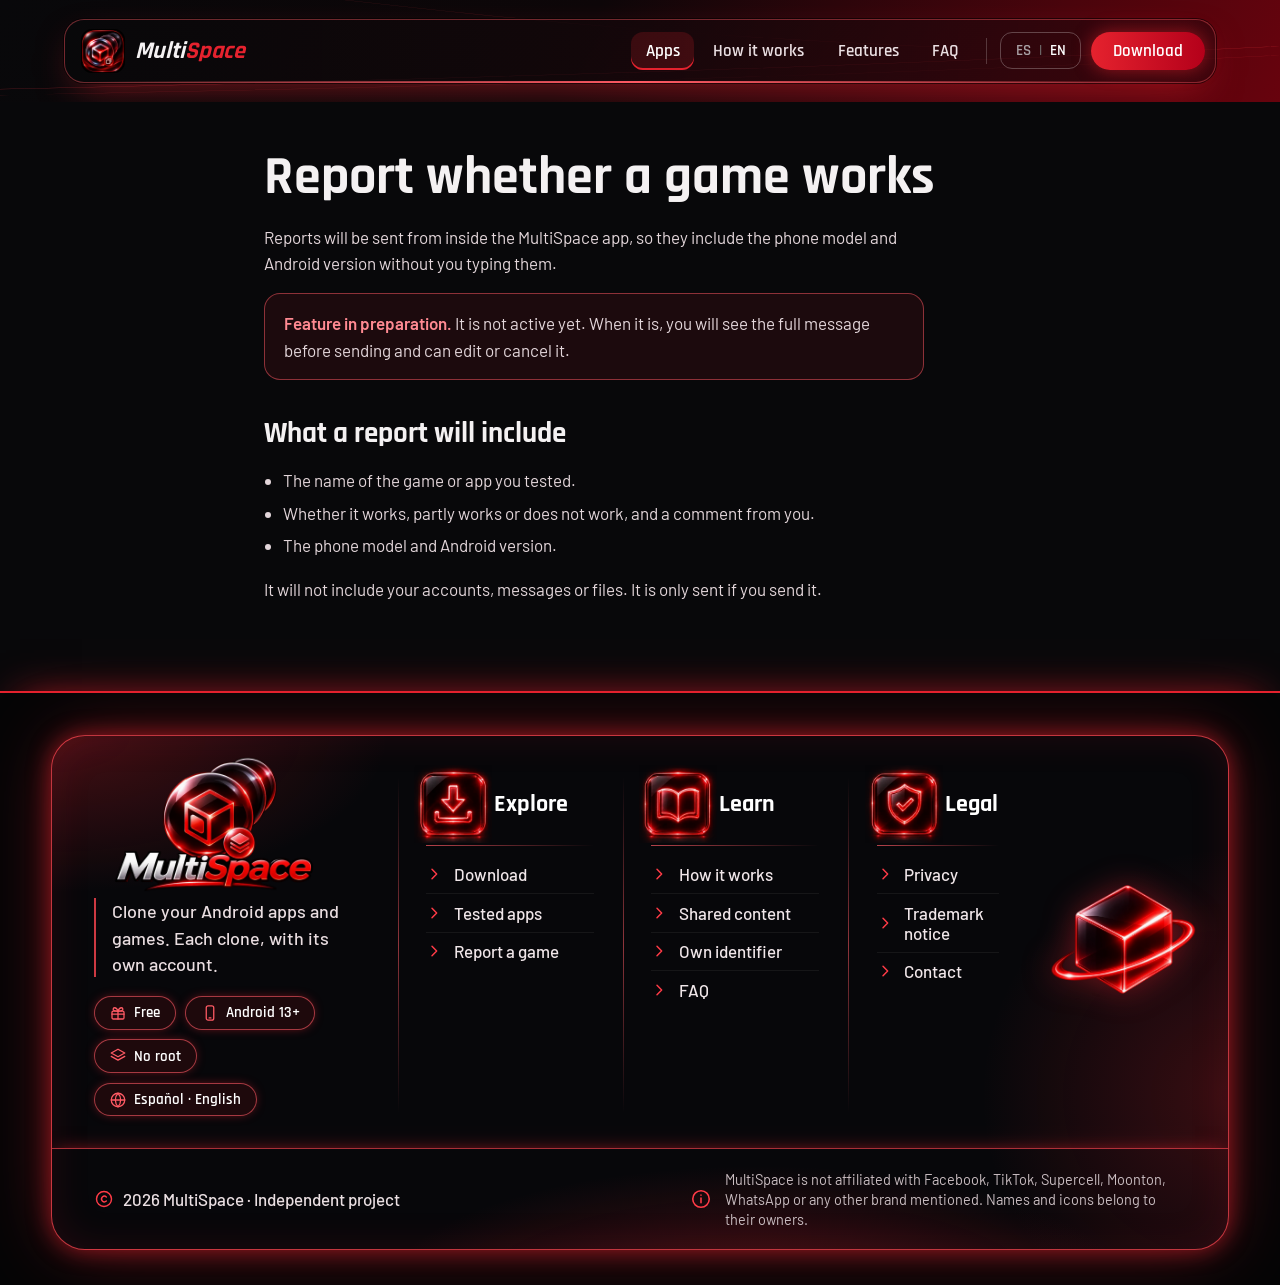
<file: en/report/index.html>
<!doctype html>
<html lang="en"><head><meta charset="utf-8"><meta name="viewport" content="width=device-width, initial-scale=1">
<title>Report whether a game works in MultiSpace</title><meta name="description" content="How to tell us whether a game or app works in MultiSpace. Reports will be sent from inside the app.">
<link rel="canonical" href="https://multispace-app.github.io/en/report/"><link rel="alternate" hreflang="en" href="https://multispace-app.github.io/en/report/"><link rel="alternate" hreflang="es" href="https://multispace-app.github.io/es/reportar/"><link rel="alternate" hreflang="x-default" href="https://multispace-app.github.io/">
<meta name="theme-color" content="#08080a"><link rel="icon" type="image/png" sizes="32x32" href="/assets/img/icon-32.png"><link rel="apple-touch-icon" href="/assets/img/icon-180.png"><meta name="google-site-verification" content="-nWOBDSyg2btWmITCIPmqjYLJDfs3FFZPXsbtOQeN8I">
<meta property="og:type" content="website"><meta property="og:site_name" content="MultiSpace"><meta property="og:title" content="Report whether a game works in MultiSpace"><meta property="og:description" content="How to tell us whether a game or app works in MultiSpace. Reports will be sent from inside the app."><meta property="og:url" content="https://multispace-app.github.io/en/report/"><meta property="og:locale" content="en_US"><meta property="og:image" content="https://multispace-app.github.io/assets/img/og-image.png"><meta property="og:image:width" content="1200"><meta property="og:image:height" content="630"><meta name="twitter:card" content="summary_large_image">
<link rel="preload" href="/assets/fonts/rajdhani-latin-700-normal.woff2" as="font" type="font/woff2" crossorigin><link rel="preload" href="/assets/fonts/barlow-latin-400-normal.woff2" as="font" type="font/woff2" crossorigin>
<link rel="stylesheet" href="/assets/css/site.css?v=950337dd"><link rel="stylesheet" href="/assets/css/pages.css?v=7af1e0e8"><script data-goatcounter="https://multispace.goatcounter.com/count" async src="https://gc.zgo.at/count.js"></script><script type="application/ld+json">{"@context": "https://schema.org", "@type": "WebSite", "name": "MultiSpace", "url": "https://multispace-app.github.io/en/", "inLanguage": "en"}</script></head>
<body><a class="skip" href="#main">Skip to content</a>
<div class="hero slim"><header><nav class="nav" aria-label="Main"><a class="lg" href="/en/"><img src="/assets/img/icon-192.png" alt="" width="44" height="44"><span class="wm">Multi<b>Space</b></span></a><div class="r"><a class="sec" href="/en/#apps" data-s="apps">Apps</a><a class="sec" href="/en/#como-se-usa" data-s="como-se-usa">How it works</a><a class="sec" href="/en/#funciones" data-s="funciones">Features</a><a class="sec" href="/en/#preguntas" data-s="preguntas">FAQ</a><span class="sep"></span><span class="lang" role="group" aria-label="Language"><a href="/es/reportar/" hreflang="es" lang="es">ES</a><i>|</i><a href="/en/report/" hreflang="en" lang="en" aria-current="true">EN</a></span><a class="pillb" href="/en/download/">Download</a></div></nav></header></div>
<main id="main" tabindex="-1"><div class="pg"><h1>Report whether a game works</h1><p>Reports will be sent from inside the MultiSpace app, so they include the phone model and Android version without you typing them.</p><p class="notice"><strong>Feature in preparation.</strong> It is not active yet. When it is, you will see the full message before sending and can edit or cancel it.</p><h2>What a report will include</h2><ul><li>The name of the game or app you tested.</li><li>Whether it works, partly works or does not work, and a comment from you.</li><li>The phone model and Android version.</li></ul><p>It will not include your accounts, messages or files. It is only sent if you send it.</p></div></main>
<footer class="ft2"><div class="fcap"><div class="fmain"><div class="fbr"><img src="/assets/img/logo.webp" alt="MultiSpace" width="280" height="140" loading="lazy"><p>Clone your Android apps and games. Each clone, with its own account.</p><div class="fchip"><span><svg viewBox="0 0 24 24" width="18" height="18" fill="none" stroke="currentColor" stroke-width="1.7" stroke-linecap="round" stroke-linejoin="round" aria-hidden="true" focusable="false"><rect x="4" y="9.5" width="16" height="10.5" rx="1.6"/><path d="M4 13.5h16"/><path d="M12 9.5v10.5"/><path d="M12 9.5c-1-3-3-4.5-4.5-4.5A2 2 0 0 0 5.5 7c0 1.6 2 2.5 6.5 2.5z"/><path d="M12 9.5c1-3 3-4.5 4.5-4.5A2 2 0 0 1 18.5 7c0 1.6-2 2.5-6.5 2.5z"/></svg> Free</span><span><svg viewBox="0 0 24 24" width="18" height="18" fill="none" stroke="currentColor" stroke-width="1.7" stroke-linecap="round" stroke-linejoin="round" aria-hidden="true" focusable="false"><rect x="7" y="2.5" width="10" height="19" rx="2.6"/><path d="M10.8 18.5h2.4"/></svg> Android 13+</span><span><svg viewBox="0 0 24 24" width="18" height="18" fill="none" stroke="currentColor" stroke-width="1.7" stroke-linecap="round" stroke-linejoin="round" aria-hidden="true" focusable="false"><path d="M12 3l9 5-9 5-9-5z"/><path d="M3 12.5l9 5 9-5"/></svg> No root</span><span><svg viewBox="0 0 24 24" width="18" height="18" fill="none" stroke="currentColor" stroke-width="1.7" stroke-linecap="round" stroke-linejoin="round" aria-hidden="true" focusable="false"><circle cx="12" cy="12" r="9"/><path d="M3 12h18"/><path d="M12 3c2.5 2.5 3.5 5.5 3.5 9s-1 6.5-3.5 9c-2.5-2.5-3.5-5.5-3.5-9s1-6.5 3.5-9z"/></svg> Español · English</span></div></div><div class="fc"><div class="fh"><span class="fi"><img src="/assets/img/ic-download.webp" alt="" width="200" height="200" loading="lazy"></span><h2>Explore</h2></div><a href="/en/download/"><svg class="chv" viewBox="0 0 24 24" width="16" height="16" fill="none" stroke="currentColor" stroke-width="2.2" stroke-linecap="round" stroke-linejoin="round" aria-hidden="true" focusable="false"><path d="M9 5l7 7-7 7"/></svg><span>Download</span></a><a href="/en/games/"><svg class="chv" viewBox="0 0 24 24" width="16" height="16" fill="none" stroke="currentColor" stroke-width="2.2" stroke-linecap="round" stroke-linejoin="round" aria-hidden="true" focusable="false"><path d="M9 5l7 7-7 7"/></svg><span>Tested apps</span></a><a href="/en/report/"><svg class="chv" viewBox="0 0 24 24" width="16" height="16" fill="none" stroke="currentColor" stroke-width="2.2" stroke-linecap="round" stroke-linejoin="round" aria-hidden="true" focusable="false"><path d="M9 5l7 7-7 7"/></svg><span>Report a game</span></a></div><div class="fc"><div class="fh"><span class="fi"><img src="/assets/img/ic-book.webp" alt="" width="200" height="200" loading="lazy"></span><h2>Learn</h2></div><a href="/en/#como-se-usa"><svg class="chv" viewBox="0 0 24 24" width="16" height="16" fill="none" stroke="currentColor" stroke-width="2.2" stroke-linecap="round" stroke-linejoin="round" aria-hidden="true" focusable="false"><path d="M9 5l7 7-7 7"/></svg><span>How it works</span></a><a href="/en/#contenido-compartido"><svg class="chv" viewBox="0 0 24 24" width="16" height="16" fill="none" stroke="currentColor" stroke-width="2.2" stroke-linecap="round" stroke-linejoin="round" aria-hidden="true" focusable="false"><path d="M9 5l7 7-7 7"/></svg><span>Shared content</span></a><a href="/en/#identificador-propio"><svg class="chv" viewBox="0 0 24 24" width="16" height="16" fill="none" stroke="currentColor" stroke-width="2.2" stroke-linecap="round" stroke-linejoin="round" aria-hidden="true" focusable="false"><path d="M9 5l7 7-7 7"/></svg><span>Own identifier</span></a><a href="/en/#preguntas"><svg class="chv" viewBox="0 0 24 24" width="16" height="16" fill="none" stroke="currentColor" stroke-width="2.2" stroke-linecap="round" stroke-linejoin="round" aria-hidden="true" focusable="false"><path d="M9 5l7 7-7 7"/></svg><span>FAQ</span></a></div><div class="fc"><div class="fh"><span class="fi"><img src="/assets/img/ic-shield.webp" alt="" width="200" height="200" loading="lazy"></span><h2>Legal</h2></div><a href="/en/privacy/"><svg class="chv" viewBox="0 0 24 24" width="16" height="16" fill="none" stroke="currentColor" stroke-width="2.2" stroke-linecap="round" stroke-linejoin="round" aria-hidden="true" focusable="false"><path d="M9 5l7 7-7 7"/></svg><span>Privacy</span></a><a href="#aviso"><svg class="chv" viewBox="0 0 24 24" width="16" height="16" fill="none" stroke="currentColor" stroke-width="2.2" stroke-linecap="round" stroke-linejoin="round" aria-hidden="true" focusable="false"><path d="M9 5l7 7-7 7"/></svg><span>Trademark notice</span></a><a href="mailto:rickyespinaldelacruz@gmail.com"><svg class="chv" viewBox="0 0 24 24" width="16" height="16" fill="none" stroke="currentColor" stroke-width="2.2" stroke-linecap="round" stroke-linejoin="round" aria-hidden="true" focusable="false"><path d="M9 5l7 7-7 7"/></svg><span>Contact</span></a></div><div class="fcube" aria-hidden="true"><img src="/assets/img/cube-ring.webp" alt="" width="160" height="146" loading="lazy"></div></div><div class="fend"><span class="cc"><svg viewBox="0 0 24 24" width="20" height="20" fill="none" stroke="currentColor" stroke-width="1.7" stroke-linecap="round" stroke-linejoin="round" aria-hidden="true" focusable="false"><circle cx="12" cy="12" r="9"/><path d="M14.8 9.5a3.4 3.4 0 1 0 0 5"/></svg><span>2026 MultiSpace · Independent project</span></span><p class="nf" id="aviso"><svg viewBox="0 0 24 24" width="22" height="22" fill="none" stroke="currentColor" stroke-width="1.7" stroke-linecap="round" stroke-linejoin="round" aria-hidden="true" focusable="false"><circle cx="12" cy="12" r="9"/><path d="M12 11v5"/><path d="M12 7.8v.1"/></svg><span>MultiSpace is not affiliated with Facebook, TikTok, Supercell, Moonton, WhatsApp or any other brand mentioned. Names and icons belong to their owners.</span></p></div></div></footer>
<script src="/assets/js/site.js?v=69c7dda5" defer></script></body></html>
</file>
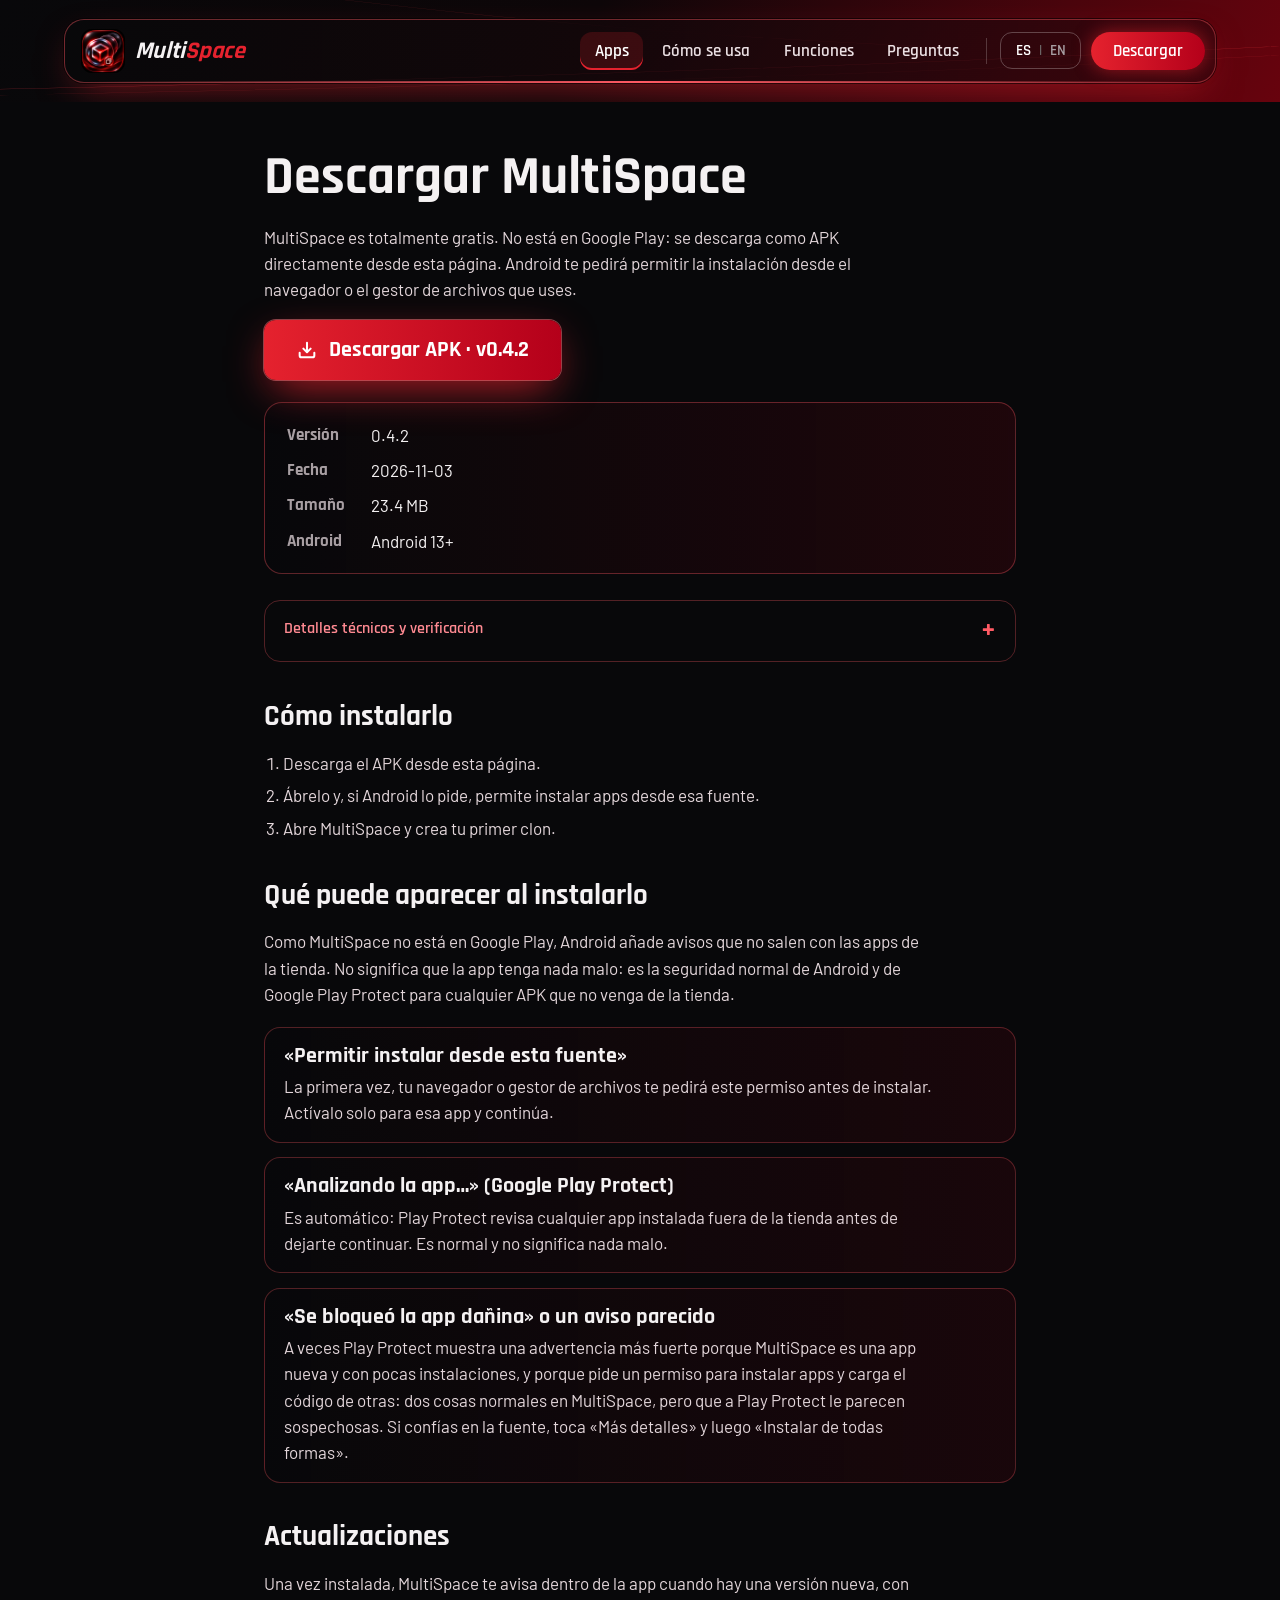
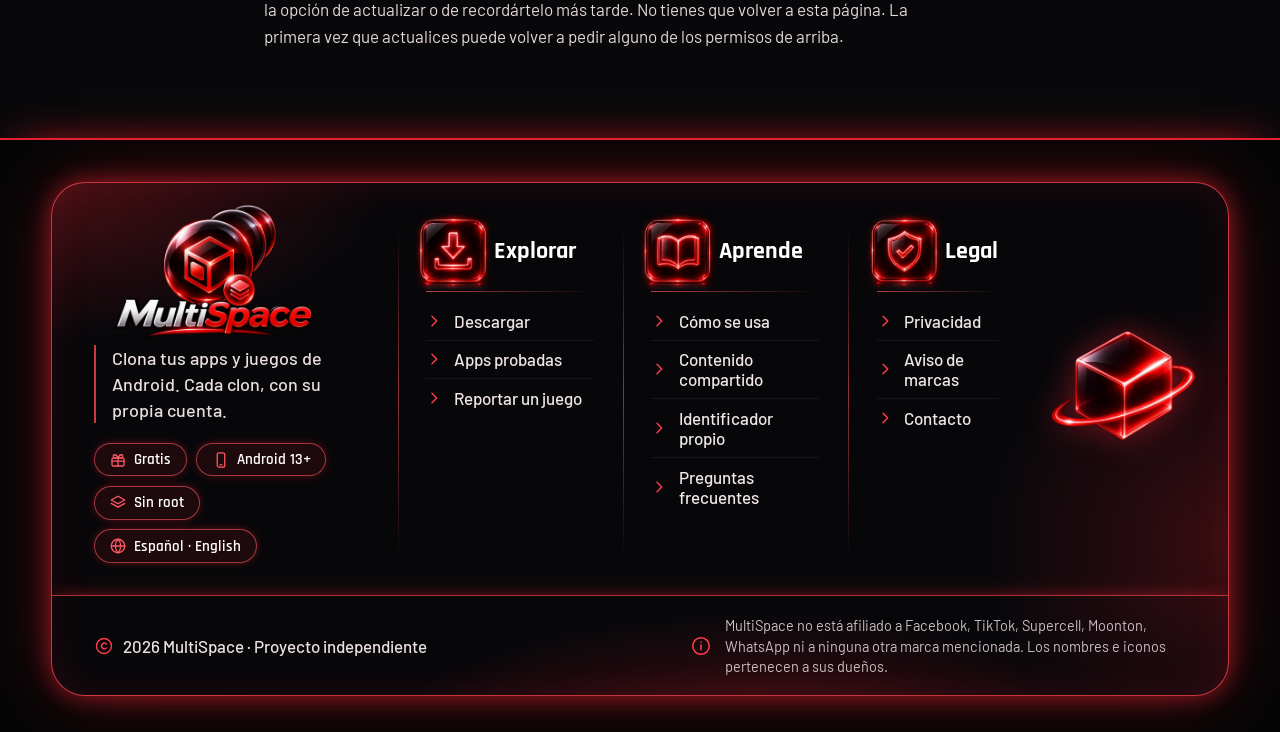
<file: es/descargar/index.html>
<!doctype html>
<html lang="es"><head><meta charset="utf-8"><meta name="viewport" content="width=device-width, initial-scale=1">
<title>Descargar MultiSpace (APK para Android)</title><meta name="description" content="Descarga el APK de MultiSpace. No está en Google Play. Versión, tamaño y huellas de verificación publicados en esta página.">
<link rel="canonical" href="https://multispace-app.github.io/es/descargar/"><link rel="alternate" hreflang="es" href="https://multispace-app.github.io/es/descargar/"><link rel="alternate" hreflang="en" href="https://multispace-app.github.io/en/download/"><link rel="alternate" hreflang="x-default" href="https://multispace-app.github.io/">
<meta name="theme-color" content="#08080a"><link rel="icon" type="image/png" sizes="32x32" href="/assets/img/icon-32.png"><link rel="apple-touch-icon" href="/assets/img/icon-180.png"><meta name="google-site-verification" content="-nWOBDSyg2btWmITCIPmqjYLJDfs3FFZPXsbtOQeN8I">
<meta property="og:type" content="website"><meta property="og:site_name" content="MultiSpace"><meta property="og:title" content="Descargar MultiSpace (APK para Android)"><meta property="og:description" content="Descarga el APK de MultiSpace. No está en Google Play. Versión, tamaño y huellas de verificación publicados en esta página."><meta property="og:url" content="https://multispace-app.github.io/es/descargar/"><meta property="og:locale" content="es_ES"><meta property="og:image" content="https://multispace-app.github.io/assets/img/og-image.png"><meta property="og:image:width" content="1200"><meta property="og:image:height" content="630"><meta name="twitter:card" content="summary_large_image">
<link rel="preload" href="/assets/fonts/rajdhani-latin-700-normal.woff2" as="font" type="font/woff2" crossorigin><link rel="preload" href="/assets/fonts/barlow-latin-400-normal.woff2" as="font" type="font/woff2" crossorigin>
<link rel="stylesheet" href="/assets/css/site.css?v=950337dd"><link rel="stylesheet" href="/assets/css/pages.css?v=7af1e0e8"><script data-goatcounter="https://multispace.goatcounter.com/count" async src="https://gc.zgo.at/count.js"></script><script type="application/ld+json">{"@context": "https://schema.org", "@type": "SoftwareApplication", "name": "MultiSpace", "applicationCategory": "UtilitiesApplication", "operatingSystem": "Android", "description": "Descarga el APK de MultiSpace. No está en Google Play. Versión, tamaño y huellas de verificación publicados en esta página.", "url": "https://multispace-app.github.io/es/descargar/", "softwareVersion": "0.4.2", "fileSize": "23.4MB", "downloadUrl": "https://github.com/multispace-app/multispace-app.github.io/releases/latest/download/MultiSpace.apk", "offers": {"@type": "Offer", "price": "0", "priceCurrency": "USD"}}</script></head>
<body><a class="skip" href="#main">Saltar al contenido</a>
<div class="hero slim"><header><nav class="nav" aria-label="Principal"><a class="lg" href="/es/"><img src="/assets/img/icon-192.png" alt="" width="44" height="44"><span class="wm">Multi<b>Space</b></span></a><div class="r"><a class="sec" href="/es/#apps" data-s="apps">Apps</a><a class="sec" href="/es/#como-se-usa" data-s="como-se-usa">Cómo se usa</a><a class="sec" href="/es/#funciones" data-s="funciones">Funciones</a><a class="sec" href="/es/#preguntas" data-s="preguntas">Preguntas</a><span class="sep"></span><span class="lang" role="group" aria-label="Idioma"><a href="/es/descargar/" hreflang="es" lang="es" aria-current="true">ES</a><i>|</i><a href="/en/download/" hreflang="en" lang="en">EN</a></span><a class="pillb" href="/es/descargar/">Descargar</a></div></nav></header></div>
<main id="main" tabindex="-1"><div class="pg"><h1>Descargar MultiSpace</h1><p>MultiSpace es totalmente gratis. No está en Google Play: se descarga como APK directamente desde esta página. Android te pedirá permitir la instalación desde el navegador o el gestor de archivos que uses.</p><p><a class="btn" href="https://github.com/multispace-app/multispace-app.github.io/releases/latest/download/MultiSpace.apk" download><svg viewBox="0 0 24 24" width="22" height="22" fill="none" stroke="currentColor" stroke-width="2.2" stroke-linecap="round" stroke-linejoin="round" aria-hidden="true" focusable="false"><path d="M12 4v10"/><path d="M8 10.5l4 4 4-4"/><path d="M4 15v3a2 2 0 0 0 2 2h12a2 2 0 0 0 2-2v-3"/></svg><span>Descargar APK · v0.4.2</span></a></p><dl class="meta"><dt>Versión</dt><dd>0.4.2</dd><dt>Fecha</dt><dd>2026-11-03</dd><dt>Tamaño</dt><dd>23.4 MB</dd><dt>Android</dt><dd>Android 13+</dd></dl><details class="techdl"><summary>Detalles técnicos y verificación</summary><dl class="meta"><dt>Arquitectura</dt><dd>arm64-v8a, armeabi-v7a, x86, x86_64</dd><dt>SHA-256 del APK</dt><dd>3909d228f1d6269f25cfff6ed012118cf662d1c7748b55bceaa539702954765f</dd><dt>Huella del certificado</dt><dd>9442fa51b9af1c8897cb67c2da65f7ea33fa2b29a2788e751a617fdfefb02937</dd></dl><p>Compara la huella SHA-256 con la del archivo que descargaste antes de instalarlo. Si no coinciden, no lo instales.</p></details><h2>Cómo instalarlo</h2><ol><li>Descarga el APK desde esta página.</li><li>Ábrelo y, si Android lo pide, permite instalar apps desde esa fuente.</li><li>Abre MultiSpace y crea tu primer clon.</li></ol><h2>Qué puede aparecer al instalarlo</h2><p>Como MultiSpace no está en Google Play, Android añade avisos que no salen con las apps de la tienda. No significa que la app tenga nada malo: es la seguridad normal de Android y de Google Play Protect para cualquier APK que no venga de la tienda.</p><div class="installs"><div class="istep"><h3>«Permitir instalar desde esta fuente»</h3><p>La primera vez, tu navegador o gestor de archivos te pedirá este permiso antes de instalar. Actívalo solo para esa app y continúa.</p></div><div class="istep"><h3>«Analizando la app…» (Google Play Protect)</h3><p>Es automático: Play Protect revisa cualquier app instalada fuera de la tienda antes de dejarte continuar. Es normal y no significa nada malo.</p></div><div class="istep"><h3>«Se bloqueó la app dañina» o un aviso parecido</h3><p>A veces Play Protect muestra una advertencia más fuerte porque MultiSpace es una app nueva y con pocas instalaciones, y porque pide un permiso para instalar apps y carga el código de otras: dos cosas normales en MultiSpace, pero que a Play Protect le parecen sospechosas. Si confías en la fuente, toca «Más detalles» y luego «Instalar de todas formas».</p></div></div><h2>Actualizaciones</h2><p>Una vez instalada, MultiSpace te avisa dentro de la app cuando hay una versión nueva, con la opción de actualizar o de recordártelo más tarde. No tienes que volver a esta página. La primera vez que actualices puede volver a pedir alguno de los permisos de arriba.</p></div></main>
<footer class="ft2"><div class="fcap"><div class="fmain"><div class="fbr"><img src="/assets/img/logo.webp" alt="MultiSpace" width="280" height="140" loading="lazy"><p>Clona tus apps y juegos de Android. Cada clon, con su propia cuenta.</p><div class="fchip"><span><svg viewBox="0 0 24 24" width="18" height="18" fill="none" stroke="currentColor" stroke-width="1.7" stroke-linecap="round" stroke-linejoin="round" aria-hidden="true" focusable="false"><rect x="4" y="9.5" width="16" height="10.5" rx="1.6"/><path d="M4 13.5h16"/><path d="M12 9.5v10.5"/><path d="M12 9.5c-1-3-3-4.5-4.5-4.5A2 2 0 0 0 5.5 7c0 1.6 2 2.5 6.5 2.5z"/><path d="M12 9.5c1-3 3-4.5 4.5-4.5A2 2 0 0 1 18.5 7c0 1.6-2 2.5-6.5 2.5z"/></svg> Gratis</span><span><svg viewBox="0 0 24 24" width="18" height="18" fill="none" stroke="currentColor" stroke-width="1.7" stroke-linecap="round" stroke-linejoin="round" aria-hidden="true" focusable="false"><rect x="7" y="2.5" width="10" height="19" rx="2.6"/><path d="M10.8 18.5h2.4"/></svg> Android 13+</span><span><svg viewBox="0 0 24 24" width="18" height="18" fill="none" stroke="currentColor" stroke-width="1.7" stroke-linecap="round" stroke-linejoin="round" aria-hidden="true" focusable="false"><path d="M12 3l9 5-9 5-9-5z"/><path d="M3 12.5l9 5 9-5"/></svg> Sin root</span><span><svg viewBox="0 0 24 24" width="18" height="18" fill="none" stroke="currentColor" stroke-width="1.7" stroke-linecap="round" stroke-linejoin="round" aria-hidden="true" focusable="false"><circle cx="12" cy="12" r="9"/><path d="M3 12h18"/><path d="M12 3c2.5 2.5 3.5 5.5 3.5 9s-1 6.5-3.5 9c-2.5-2.5-3.5-5.5-3.5-9s1-6.5 3.5-9z"/></svg> Español · English</span></div></div><div class="fc"><div class="fh"><span class="fi"><img src="/assets/img/ic-download.webp" alt="" width="200" height="200" loading="lazy"></span><h2>Explorar</h2></div><a href="/es/descargar/"><svg class="chv" viewBox="0 0 24 24" width="16" height="16" fill="none" stroke="currentColor" stroke-width="2.2" stroke-linecap="round" stroke-linejoin="round" aria-hidden="true" focusable="false"><path d="M9 5l7 7-7 7"/></svg><span>Descargar</span></a><a href="/es/juegos/"><svg class="chv" viewBox="0 0 24 24" width="16" height="16" fill="none" stroke="currentColor" stroke-width="2.2" stroke-linecap="round" stroke-linejoin="round" aria-hidden="true" focusable="false"><path d="M9 5l7 7-7 7"/></svg><span>Apps probadas</span></a><a href="/es/reportar/"><svg class="chv" viewBox="0 0 24 24" width="16" height="16" fill="none" stroke="currentColor" stroke-width="2.2" stroke-linecap="round" stroke-linejoin="round" aria-hidden="true" focusable="false"><path d="M9 5l7 7-7 7"/></svg><span>Reportar un juego</span></a></div><div class="fc"><div class="fh"><span class="fi"><img src="/assets/img/ic-book.webp" alt="" width="200" height="200" loading="lazy"></span><h2>Aprende</h2></div><a href="/es/#como-se-usa"><svg class="chv" viewBox="0 0 24 24" width="16" height="16" fill="none" stroke="currentColor" stroke-width="2.2" stroke-linecap="round" stroke-linejoin="round" aria-hidden="true" focusable="false"><path d="M9 5l7 7-7 7"/></svg><span>Cómo se usa</span></a><a href="/es/#contenido-compartido"><svg class="chv" viewBox="0 0 24 24" width="16" height="16" fill="none" stroke="currentColor" stroke-width="2.2" stroke-linecap="round" stroke-linejoin="round" aria-hidden="true" focusable="false"><path d="M9 5l7 7-7 7"/></svg><span>Contenido compartido</span></a><a href="/es/#identificador-propio"><svg class="chv" viewBox="0 0 24 24" width="16" height="16" fill="none" stroke="currentColor" stroke-width="2.2" stroke-linecap="round" stroke-linejoin="round" aria-hidden="true" focusable="false"><path d="M9 5l7 7-7 7"/></svg><span>Identificador propio</span></a><a href="/es/#preguntas"><svg class="chv" viewBox="0 0 24 24" width="16" height="16" fill="none" stroke="currentColor" stroke-width="2.2" stroke-linecap="round" stroke-linejoin="round" aria-hidden="true" focusable="false"><path d="M9 5l7 7-7 7"/></svg><span>Preguntas frecuentes</span></a></div><div class="fc"><div class="fh"><span class="fi"><img src="/assets/img/ic-shield.webp" alt="" width="200" height="200" loading="lazy"></span><h2>Legal</h2></div><a href="/es/privacidad/"><svg class="chv" viewBox="0 0 24 24" width="16" height="16" fill="none" stroke="currentColor" stroke-width="2.2" stroke-linecap="round" stroke-linejoin="round" aria-hidden="true" focusable="false"><path d="M9 5l7 7-7 7"/></svg><span>Privacidad</span></a><a href="#aviso"><svg class="chv" viewBox="0 0 24 24" width="16" height="16" fill="none" stroke="currentColor" stroke-width="2.2" stroke-linecap="round" stroke-linejoin="round" aria-hidden="true" focusable="false"><path d="M9 5l7 7-7 7"/></svg><span>Aviso de marcas</span></a><a href="mailto:rickyespinaldelacruz@gmail.com"><svg class="chv" viewBox="0 0 24 24" width="16" height="16" fill="none" stroke="currentColor" stroke-width="2.2" stroke-linecap="round" stroke-linejoin="round" aria-hidden="true" focusable="false"><path d="M9 5l7 7-7 7"/></svg><span>Contacto</span></a></div><div class="fcube" aria-hidden="true"><img src="/assets/img/cube-ring.webp" alt="" width="160" height="146" loading="lazy"></div></div><div class="fend"><span class="cc"><svg viewBox="0 0 24 24" width="20" height="20" fill="none" stroke="currentColor" stroke-width="1.7" stroke-linecap="round" stroke-linejoin="round" aria-hidden="true" focusable="false"><circle cx="12" cy="12" r="9"/><path d="M14.8 9.5a3.4 3.4 0 1 0 0 5"/></svg><span>2026 MultiSpace · Proyecto independiente</span></span><p class="nf" id="aviso"><svg viewBox="0 0 24 24" width="22" height="22" fill="none" stroke="currentColor" stroke-width="1.7" stroke-linecap="round" stroke-linejoin="round" aria-hidden="true" focusable="false"><circle cx="12" cy="12" r="9"/><path d="M12 11v5"/><path d="M12 7.8v.1"/></svg><span>MultiSpace no está afiliado a Facebook, TikTok, Supercell, Moonton, WhatsApp ni a ninguna otra marca mencionada. Los nombres e iconos pertenecen a sus dueños.</span></p></div></div></footer>
<script src="/assets/js/site.js?v=69c7dda5" defer></script></body></html>
</file>
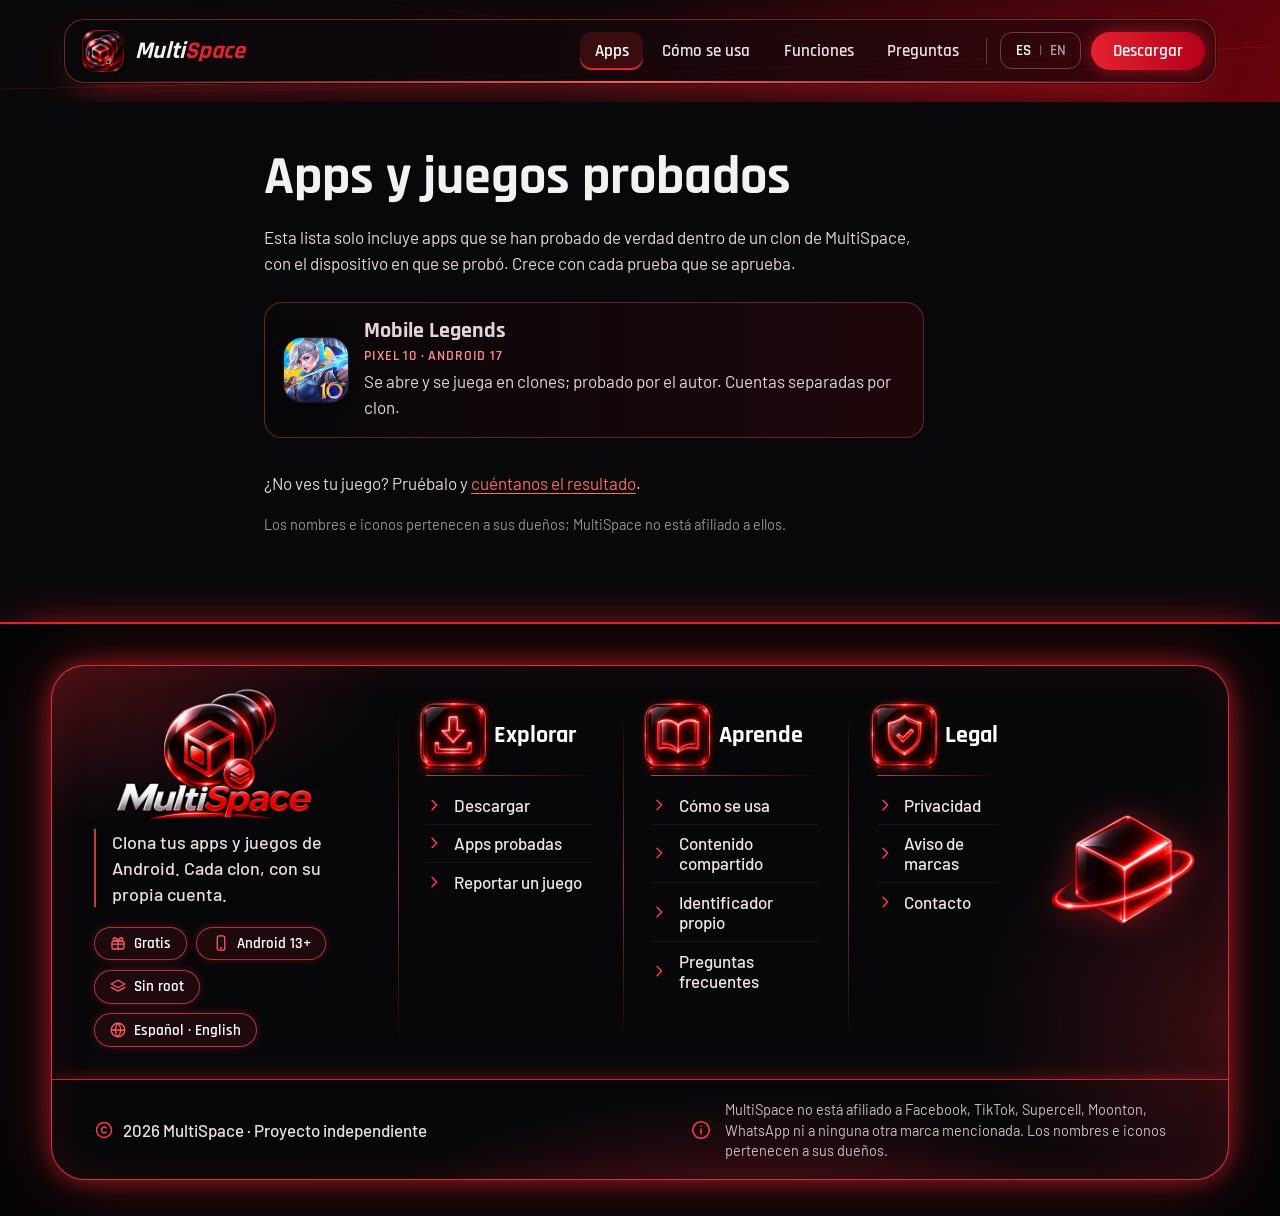
<file: es/juegos/index.html>
<!doctype html>
<html lang="es"><head><meta charset="utf-8"><meta name="viewport" content="width=device-width, initial-scale=1">
<title>Apps y juegos probados con MultiSpace</title><meta name="description" content="Lista de apps y juegos probados dentro de clones de MultiSpace, con el dispositivo de prueba y notas de cada resultado.">
<link rel="canonical" href="https://multispace-app.github.io/es/juegos/"><link rel="alternate" hreflang="es" href="https://multispace-app.github.io/es/juegos/"><link rel="alternate" hreflang="en" href="https://multispace-app.github.io/en/games/"><link rel="alternate" hreflang="x-default" href="https://multispace-app.github.io/">
<meta name="theme-color" content="#08080a"><link rel="icon" type="image/png" sizes="32x32" href="/assets/img/icon-32.png"><link rel="apple-touch-icon" href="/assets/img/icon-180.png"><meta name="google-site-verification" content="-nWOBDSyg2btWmITCIPmqjYLJDfs3FFZPXsbtOQeN8I">
<meta property="og:type" content="website"><meta property="og:site_name" content="MultiSpace"><meta property="og:title" content="Apps y juegos probados con MultiSpace"><meta property="og:description" content="Lista de apps y juegos probados dentro de clones de MultiSpace, con el dispositivo de prueba y notas de cada resultado."><meta property="og:url" content="https://multispace-app.github.io/es/juegos/"><meta property="og:locale" content="es_ES"><meta property="og:image" content="https://multispace-app.github.io/assets/img/og-image.png"><meta property="og:image:width" content="1200"><meta property="og:image:height" content="630"><meta name="twitter:card" content="summary_large_image">
<link rel="preload" href="/assets/fonts/rajdhani-latin-700-normal.woff2" as="font" type="font/woff2" crossorigin><link rel="preload" href="/assets/fonts/barlow-latin-400-normal.woff2" as="font" type="font/woff2" crossorigin>
<link rel="stylesheet" href="/assets/css/site.css?v=950337dd"><link rel="stylesheet" href="/assets/css/pages.css?v=7af1e0e8"><script data-goatcounter="https://multispace.goatcounter.com/count" async src="https://gc.zgo.at/count.js"></script><script type="application/ld+json">{"@context": "https://schema.org", "@type": "WebSite", "name": "MultiSpace", "url": "https://multispace-app.github.io/es/", "inLanguage": "es"}</script></head>
<body><a class="skip" href="#main">Saltar al contenido</a>
<div class="hero slim"><header><nav class="nav" aria-label="Principal"><a class="lg" href="/es/"><img src="/assets/img/icon-192.png" alt="" width="44" height="44"><span class="wm">Multi<b>Space</b></span></a><div class="r"><a class="sec" href="/es/#apps" data-s="apps">Apps</a><a class="sec" href="/es/#como-se-usa" data-s="como-se-usa">Cómo se usa</a><a class="sec" href="/es/#funciones" data-s="funciones">Funciones</a><a class="sec" href="/es/#preguntas" data-s="preguntas">Preguntas</a><span class="sep"></span><span class="lang" role="group" aria-label="Idioma"><a href="/es/juegos/" hreflang="es" lang="es" aria-current="true">ES</a><i>|</i><a href="/en/games/" hreflang="en" lang="en">EN</a></span><a class="pillb" href="/es/descargar/">Descargar</a></div></nav></header></div>
<main id="main" tabindex="-1"><div class="pg"><h1>Apps y juegos probados</h1><p>Esta lista solo incluye apps que se han probado de verdad dentro de un clon de MultiSpace, con el dispositivo en que se probó. Crece con cada prueba que se aprueba.</p><ul class="glist"><li class="gc"><div class="t pic2"><img src="/assets/img/ic/mlbb.webp" alt="" width="128" height="128" loading="lazy" decoding="async"></div><div><h3>Mobile Legends</h3><p class="gt">Pixel 10 · Android 17</p><p>Se abre y se juega en clones; probado por el autor. Cuentas separadas por clon.</p></div></li></ul><p>¿No ves tu juego? Pruébalo y <a class="tl" href="/es/reportar/">cuéntanos el resultado</a>.</p><p class="small">Los nombres e iconos pertenecen a sus dueños; MultiSpace no está afiliado a ellos.</p></div></main>
<footer class="ft2"><div class="fcap"><div class="fmain"><div class="fbr"><img src="/assets/img/logo.webp" alt="MultiSpace" width="280" height="140" loading="lazy"><p>Clona tus apps y juegos de Android. Cada clon, con su propia cuenta.</p><div class="fchip"><span><svg viewBox="0 0 24 24" width="18" height="18" fill="none" stroke="currentColor" stroke-width="1.7" stroke-linecap="round" stroke-linejoin="round" aria-hidden="true" focusable="false"><rect x="4" y="9.5" width="16" height="10.5" rx="1.6"/><path d="M4 13.5h16"/><path d="M12 9.5v10.5"/><path d="M12 9.5c-1-3-3-4.5-4.5-4.5A2 2 0 0 0 5.5 7c0 1.6 2 2.5 6.5 2.5z"/><path d="M12 9.5c1-3 3-4.5 4.5-4.5A2 2 0 0 1 18.5 7c0 1.6-2 2.5-6.5 2.5z"/></svg> Gratis</span><span><svg viewBox="0 0 24 24" width="18" height="18" fill="none" stroke="currentColor" stroke-width="1.7" stroke-linecap="round" stroke-linejoin="round" aria-hidden="true" focusable="false"><rect x="7" y="2.5" width="10" height="19" rx="2.6"/><path d="M10.8 18.5h2.4"/></svg> Android 13+</span><span><svg viewBox="0 0 24 24" width="18" height="18" fill="none" stroke="currentColor" stroke-width="1.7" stroke-linecap="round" stroke-linejoin="round" aria-hidden="true" focusable="false"><path d="M12 3l9 5-9 5-9-5z"/><path d="M3 12.5l9 5 9-5"/></svg> Sin root</span><span><svg viewBox="0 0 24 24" width="18" height="18" fill="none" stroke="currentColor" stroke-width="1.7" stroke-linecap="round" stroke-linejoin="round" aria-hidden="true" focusable="false"><circle cx="12" cy="12" r="9"/><path d="M3 12h18"/><path d="M12 3c2.5 2.5 3.5 5.5 3.5 9s-1 6.5-3.5 9c-2.5-2.5-3.5-5.5-3.5-9s1-6.5 3.5-9z"/></svg> Español · English</span></div></div><div class="fc"><div class="fh"><span class="fi"><img src="/assets/img/ic-download.webp" alt="" width="200" height="200" loading="lazy"></span><h2>Explorar</h2></div><a href="/es/descargar/"><svg class="chv" viewBox="0 0 24 24" width="16" height="16" fill="none" stroke="currentColor" stroke-width="2.2" stroke-linecap="round" stroke-linejoin="round" aria-hidden="true" focusable="false"><path d="M9 5l7 7-7 7"/></svg><span>Descargar</span></a><a href="/es/juegos/"><svg class="chv" viewBox="0 0 24 24" width="16" height="16" fill="none" stroke="currentColor" stroke-width="2.2" stroke-linecap="round" stroke-linejoin="round" aria-hidden="true" focusable="false"><path d="M9 5l7 7-7 7"/></svg><span>Apps probadas</span></a><a href="/es/reportar/"><svg class="chv" viewBox="0 0 24 24" width="16" height="16" fill="none" stroke="currentColor" stroke-width="2.2" stroke-linecap="round" stroke-linejoin="round" aria-hidden="true" focusable="false"><path d="M9 5l7 7-7 7"/></svg><span>Reportar un juego</span></a></div><div class="fc"><div class="fh"><span class="fi"><img src="/assets/img/ic-book.webp" alt="" width="200" height="200" loading="lazy"></span><h2>Aprende</h2></div><a href="/es/#como-se-usa"><svg class="chv" viewBox="0 0 24 24" width="16" height="16" fill="none" stroke="currentColor" stroke-width="2.2" stroke-linecap="round" stroke-linejoin="round" aria-hidden="true" focusable="false"><path d="M9 5l7 7-7 7"/></svg><span>Cómo se usa</span></a><a href="/es/#contenido-compartido"><svg class="chv" viewBox="0 0 24 24" width="16" height="16" fill="none" stroke="currentColor" stroke-width="2.2" stroke-linecap="round" stroke-linejoin="round" aria-hidden="true" focusable="false"><path d="M9 5l7 7-7 7"/></svg><span>Contenido compartido</span></a><a href="/es/#identificador-propio"><svg class="chv" viewBox="0 0 24 24" width="16" height="16" fill="none" stroke="currentColor" stroke-width="2.2" stroke-linecap="round" stroke-linejoin="round" aria-hidden="true" focusable="false"><path d="M9 5l7 7-7 7"/></svg><span>Identificador propio</span></a><a href="/es/#preguntas"><svg class="chv" viewBox="0 0 24 24" width="16" height="16" fill="none" stroke="currentColor" stroke-width="2.2" stroke-linecap="round" stroke-linejoin="round" aria-hidden="true" focusable="false"><path d="M9 5l7 7-7 7"/></svg><span>Preguntas frecuentes</span></a></div><div class="fc"><div class="fh"><span class="fi"><img src="/assets/img/ic-shield.webp" alt="" width="200" height="200" loading="lazy"></span><h2>Legal</h2></div><a href="/es/privacidad/"><svg class="chv" viewBox="0 0 24 24" width="16" height="16" fill="none" stroke="currentColor" stroke-width="2.2" stroke-linecap="round" stroke-linejoin="round" aria-hidden="true" focusable="false"><path d="M9 5l7 7-7 7"/></svg><span>Privacidad</span></a><a href="#aviso"><svg class="chv" viewBox="0 0 24 24" width="16" height="16" fill="none" stroke="currentColor" stroke-width="2.2" stroke-linecap="round" stroke-linejoin="round" aria-hidden="true" focusable="false"><path d="M9 5l7 7-7 7"/></svg><span>Aviso de marcas</span></a><a href="mailto:rickyespinaldelacruz@gmail.com"><svg class="chv" viewBox="0 0 24 24" width="16" height="16" fill="none" stroke="currentColor" stroke-width="2.2" stroke-linecap="round" stroke-linejoin="round" aria-hidden="true" focusable="false"><path d="M9 5l7 7-7 7"/></svg><span>Contacto</span></a></div><div class="fcube" aria-hidden="true"><img src="/assets/img/cube-ring.webp" alt="" width="160" height="146" loading="lazy"></div></div><div class="fend"><span class="cc"><svg viewBox="0 0 24 24" width="20" height="20" fill="none" stroke="currentColor" stroke-width="1.7" stroke-linecap="round" stroke-linejoin="round" aria-hidden="true" focusable="false"><circle cx="12" cy="12" r="9"/><path d="M14.8 9.5a3.4 3.4 0 1 0 0 5"/></svg><span>2026 MultiSpace · Proyecto independiente</span></span><p class="nf" id="aviso"><svg viewBox="0 0 24 24" width="22" height="22" fill="none" stroke="currentColor" stroke-width="1.7" stroke-linecap="round" stroke-linejoin="round" aria-hidden="true" focusable="false"><circle cx="12" cy="12" r="9"/><path d="M12 11v5"/><path d="M12 7.8v.1"/></svg><span>MultiSpace no está afiliado a Facebook, TikTok, Supercell, Moonton, WhatsApp ni a ninguna otra marca mencionada. Los nombres e iconos pertenecen a sus dueños.</span></p></div></div></footer>
<script src="/assets/js/site.js?v=69c7dda5" defer></script></body></html>
</file>
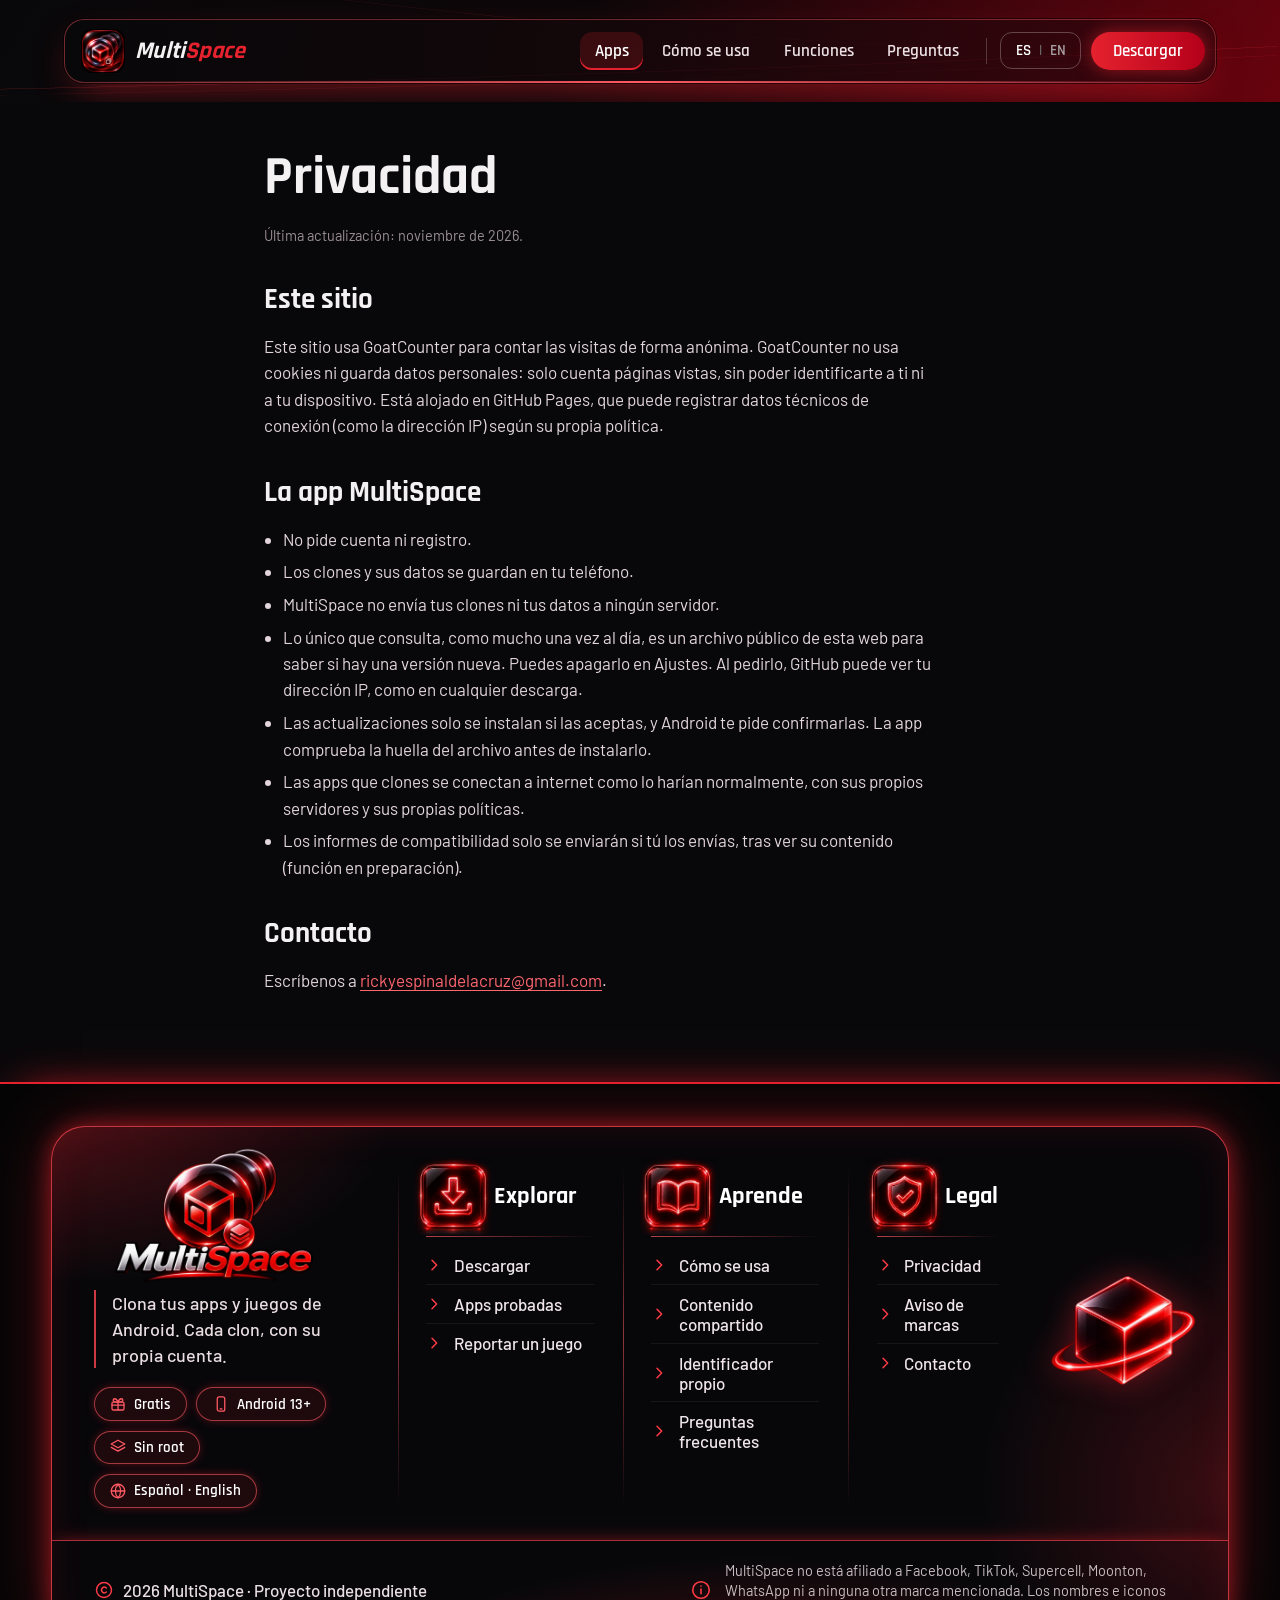
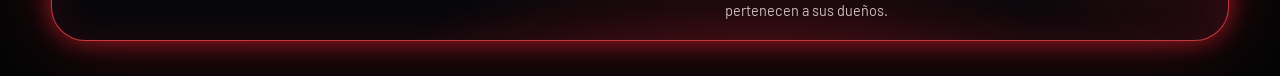
<file: es/privacidad/index.html>
<!doctype html>
<html lang="es"><head><meta charset="utf-8"><meta name="viewport" content="width=device-width, initial-scale=1">
<title>Privacidad · MultiSpace</title><meta name="description" content="Qué datos recoge este sitio y qué hace y qué no hace la app MultiSpace con tus datos.">
<link rel="canonical" href="https://multispace-app.github.io/es/privacidad/"><link rel="alternate" hreflang="es" href="https://multispace-app.github.io/es/privacidad/"><link rel="alternate" hreflang="en" href="https://multispace-app.github.io/en/privacy/"><link rel="alternate" hreflang="x-default" href="https://multispace-app.github.io/">
<meta name="theme-color" content="#08080a"><link rel="icon" type="image/png" sizes="32x32" href="/assets/img/icon-32.png"><link rel="apple-touch-icon" href="/assets/img/icon-180.png"><meta name="google-site-verification" content="-nWOBDSyg2btWmITCIPmqjYLJDfs3FFZPXsbtOQeN8I">
<meta property="og:type" content="website"><meta property="og:site_name" content="MultiSpace"><meta property="og:title" content="Privacidad · MultiSpace"><meta property="og:description" content="Qué datos recoge este sitio y qué hace y qué no hace la app MultiSpace con tus datos."><meta property="og:url" content="https://multispace-app.github.io/es/privacidad/"><meta property="og:locale" content="es_ES"><meta property="og:image" content="https://multispace-app.github.io/assets/img/og-image.png"><meta property="og:image:width" content="1200"><meta property="og:image:height" content="630"><meta name="twitter:card" content="summary_large_image">
<link rel="preload" href="/assets/fonts/rajdhani-latin-700-normal.woff2" as="font" type="font/woff2" crossorigin><link rel="preload" href="/assets/fonts/barlow-latin-400-normal.woff2" as="font" type="font/woff2" crossorigin>
<link rel="stylesheet" href="/assets/css/site.css?v=950337dd"><link rel="stylesheet" href="/assets/css/pages.css?v=7af1e0e8"><script data-goatcounter="https://multispace.goatcounter.com/count" async src="https://gc.zgo.at/count.js"></script><script type="application/ld+json">{"@context": "https://schema.org", "@type": "WebSite", "name": "MultiSpace", "url": "https://multispace-app.github.io/es/", "inLanguage": "es"}</script></head>
<body><a class="skip" href="#main">Saltar al contenido</a>
<div class="hero slim"><header><nav class="nav" aria-label="Principal"><a class="lg" href="/es/"><img src="/assets/img/icon-192.png" alt="" width="44" height="44"><span class="wm">Multi<b>Space</b></span></a><div class="r"><a class="sec" href="/es/#apps" data-s="apps">Apps</a><a class="sec" href="/es/#como-se-usa" data-s="como-se-usa">Cómo se usa</a><a class="sec" href="/es/#funciones" data-s="funciones">Funciones</a><a class="sec" href="/es/#preguntas" data-s="preguntas">Preguntas</a><span class="sep"></span><span class="lang" role="group" aria-label="Idioma"><a href="/es/privacidad/" hreflang="es" lang="es" aria-current="true">ES</a><i>|</i><a href="/en/privacy/" hreflang="en" lang="en">EN</a></span><a class="pillb" href="/es/descargar/">Descargar</a></div></nav></header></div>
<main id="main" tabindex="-1"><div class="pg"><h1>Privacidad</h1><p class="small">Última actualización: noviembre de 2026.</p><h2>Este sitio</h2><p>Este sitio usa GoatCounter para contar las visitas de forma anónima. GoatCounter no usa cookies ni guarda datos personales: solo cuenta páginas vistas, sin poder identificarte a ti ni a tu dispositivo. Está alojado en GitHub Pages, que puede registrar datos técnicos de conexión (como la dirección IP) según su propia política.</p><h2>La app MultiSpace</h2><ul><li>No pide cuenta ni registro.</li><li>Los clones y sus datos se guardan en tu teléfono.</li><li>MultiSpace no envía tus clones ni tus datos a ningún servidor.</li><li>Lo único que consulta, como mucho una vez al día, es un archivo público de esta web para saber si hay una versión nueva. Puedes apagarlo en Ajustes. Al pedirlo, GitHub puede ver tu dirección IP, como en cualquier descarga.</li><li>Las actualizaciones solo se instalan si las aceptas, y Android te pide confirmarlas. La app comprueba la huella del archivo antes de instalarlo.</li><li>Las apps que clones se conectan a internet como lo harían normalmente, con sus propios servidores y sus propias políticas.</li><li>Los informes de compatibilidad solo se enviarán si tú los envías, tras ver su contenido (función en preparación).</li></ul><h2>Contacto</h2><p>Escríbenos a <a class="tl" href="mailto:rickyespinaldelacruz@gmail.com">rickyespinaldelacruz@gmail.com</a>.</p></div></main>
<footer class="ft2"><div class="fcap"><div class="fmain"><div class="fbr"><img src="/assets/img/logo.webp" alt="MultiSpace" width="280" height="140" loading="lazy"><p>Clona tus apps y juegos de Android. Cada clon, con su propia cuenta.</p><div class="fchip"><span><svg viewBox="0 0 24 24" width="18" height="18" fill="none" stroke="currentColor" stroke-width="1.7" stroke-linecap="round" stroke-linejoin="round" aria-hidden="true" focusable="false"><rect x="4" y="9.5" width="16" height="10.5" rx="1.6"/><path d="M4 13.5h16"/><path d="M12 9.5v10.5"/><path d="M12 9.5c-1-3-3-4.5-4.5-4.5A2 2 0 0 0 5.5 7c0 1.6 2 2.5 6.5 2.5z"/><path d="M12 9.5c1-3 3-4.5 4.5-4.5A2 2 0 0 1 18.5 7c0 1.6-2 2.5-6.5 2.5z"/></svg> Gratis</span><span><svg viewBox="0 0 24 24" width="18" height="18" fill="none" stroke="currentColor" stroke-width="1.7" stroke-linecap="round" stroke-linejoin="round" aria-hidden="true" focusable="false"><rect x="7" y="2.5" width="10" height="19" rx="2.6"/><path d="M10.8 18.5h2.4"/></svg> Android 13+</span><span><svg viewBox="0 0 24 24" width="18" height="18" fill="none" stroke="currentColor" stroke-width="1.7" stroke-linecap="round" stroke-linejoin="round" aria-hidden="true" focusable="false"><path d="M12 3l9 5-9 5-9-5z"/><path d="M3 12.5l9 5 9-5"/></svg> Sin root</span><span><svg viewBox="0 0 24 24" width="18" height="18" fill="none" stroke="currentColor" stroke-width="1.7" stroke-linecap="round" stroke-linejoin="round" aria-hidden="true" focusable="false"><circle cx="12" cy="12" r="9"/><path d="M3 12h18"/><path d="M12 3c2.5 2.5 3.5 5.5 3.5 9s-1 6.5-3.5 9c-2.5-2.5-3.5-5.5-3.5-9s1-6.5 3.5-9z"/></svg> Español · English</span></div></div><div class="fc"><div class="fh"><span class="fi"><img src="/assets/img/ic-download.webp" alt="" width="200" height="200" loading="lazy"></span><h2>Explorar</h2></div><a href="/es/descargar/"><svg class="chv" viewBox="0 0 24 24" width="16" height="16" fill="none" stroke="currentColor" stroke-width="2.2" stroke-linecap="round" stroke-linejoin="round" aria-hidden="true" focusable="false"><path d="M9 5l7 7-7 7"/></svg><span>Descargar</span></a><a href="/es/juegos/"><svg class="chv" viewBox="0 0 24 24" width="16" height="16" fill="none" stroke="currentColor" stroke-width="2.2" stroke-linecap="round" stroke-linejoin="round" aria-hidden="true" focusable="false"><path d="M9 5l7 7-7 7"/></svg><span>Apps probadas</span></a><a href="/es/reportar/"><svg class="chv" viewBox="0 0 24 24" width="16" height="16" fill="none" stroke="currentColor" stroke-width="2.2" stroke-linecap="round" stroke-linejoin="round" aria-hidden="true" focusable="false"><path d="M9 5l7 7-7 7"/></svg><span>Reportar un juego</span></a></div><div class="fc"><div class="fh"><span class="fi"><img src="/assets/img/ic-book.webp" alt="" width="200" height="200" loading="lazy"></span><h2>Aprende</h2></div><a href="/es/#como-se-usa"><svg class="chv" viewBox="0 0 24 24" width="16" height="16" fill="none" stroke="currentColor" stroke-width="2.2" stroke-linecap="round" stroke-linejoin="round" aria-hidden="true" focusable="false"><path d="M9 5l7 7-7 7"/></svg><span>Cómo se usa</span></a><a href="/es/#contenido-compartido"><svg class="chv" viewBox="0 0 24 24" width="16" height="16" fill="none" stroke="currentColor" stroke-width="2.2" stroke-linecap="round" stroke-linejoin="round" aria-hidden="true" focusable="false"><path d="M9 5l7 7-7 7"/></svg><span>Contenido compartido</span></a><a href="/es/#identificador-propio"><svg class="chv" viewBox="0 0 24 24" width="16" height="16" fill="none" stroke="currentColor" stroke-width="2.2" stroke-linecap="round" stroke-linejoin="round" aria-hidden="true" focusable="false"><path d="M9 5l7 7-7 7"/></svg><span>Identificador propio</span></a><a href="/es/#preguntas"><svg class="chv" viewBox="0 0 24 24" width="16" height="16" fill="none" stroke="currentColor" stroke-width="2.2" stroke-linecap="round" stroke-linejoin="round" aria-hidden="true" focusable="false"><path d="M9 5l7 7-7 7"/></svg><span>Preguntas frecuentes</span></a></div><div class="fc"><div class="fh"><span class="fi"><img src="/assets/img/ic-shield.webp" alt="" width="200" height="200" loading="lazy"></span><h2>Legal</h2></div><a href="/es/privacidad/"><svg class="chv" viewBox="0 0 24 24" width="16" height="16" fill="none" stroke="currentColor" stroke-width="2.2" stroke-linecap="round" stroke-linejoin="round" aria-hidden="true" focusable="false"><path d="M9 5l7 7-7 7"/></svg><span>Privacidad</span></a><a href="#aviso"><svg class="chv" viewBox="0 0 24 24" width="16" height="16" fill="none" stroke="currentColor" stroke-width="2.2" stroke-linecap="round" stroke-linejoin="round" aria-hidden="true" focusable="false"><path d="M9 5l7 7-7 7"/></svg><span>Aviso de marcas</span></a><a href="mailto:rickyespinaldelacruz@gmail.com"><svg class="chv" viewBox="0 0 24 24" width="16" height="16" fill="none" stroke="currentColor" stroke-width="2.2" stroke-linecap="round" stroke-linejoin="round" aria-hidden="true" focusable="false"><path d="M9 5l7 7-7 7"/></svg><span>Contacto</span></a></div><div class="fcube" aria-hidden="true"><img src="/assets/img/cube-ring.webp" alt="" width="160" height="146" loading="lazy"></div></div><div class="fend"><span class="cc"><svg viewBox="0 0 24 24" width="20" height="20" fill="none" stroke="currentColor" stroke-width="1.7" stroke-linecap="round" stroke-linejoin="round" aria-hidden="true" focusable="false"><circle cx="12" cy="12" r="9"/><path d="M14.8 9.5a3.4 3.4 0 1 0 0 5"/></svg><span>2026 MultiSpace · Proyecto independiente</span></span><p class="nf" id="aviso"><svg viewBox="0 0 24 24" width="22" height="22" fill="none" stroke="currentColor" stroke-width="1.7" stroke-linecap="round" stroke-linejoin="round" aria-hidden="true" focusable="false"><circle cx="12" cy="12" r="9"/><path d="M12 11v5"/><path d="M12 7.8v.1"/></svg><span>MultiSpace no está afiliado a Facebook, TikTok, Supercell, Moonton, WhatsApp ni a ninguna otra marca mencionada. Los nombres e iconos pertenecen a sus dueños.</span></p></div></div></footer>
<script src="/assets/js/site.js?v=69c7dda5" defer></script></body></html>
</file>
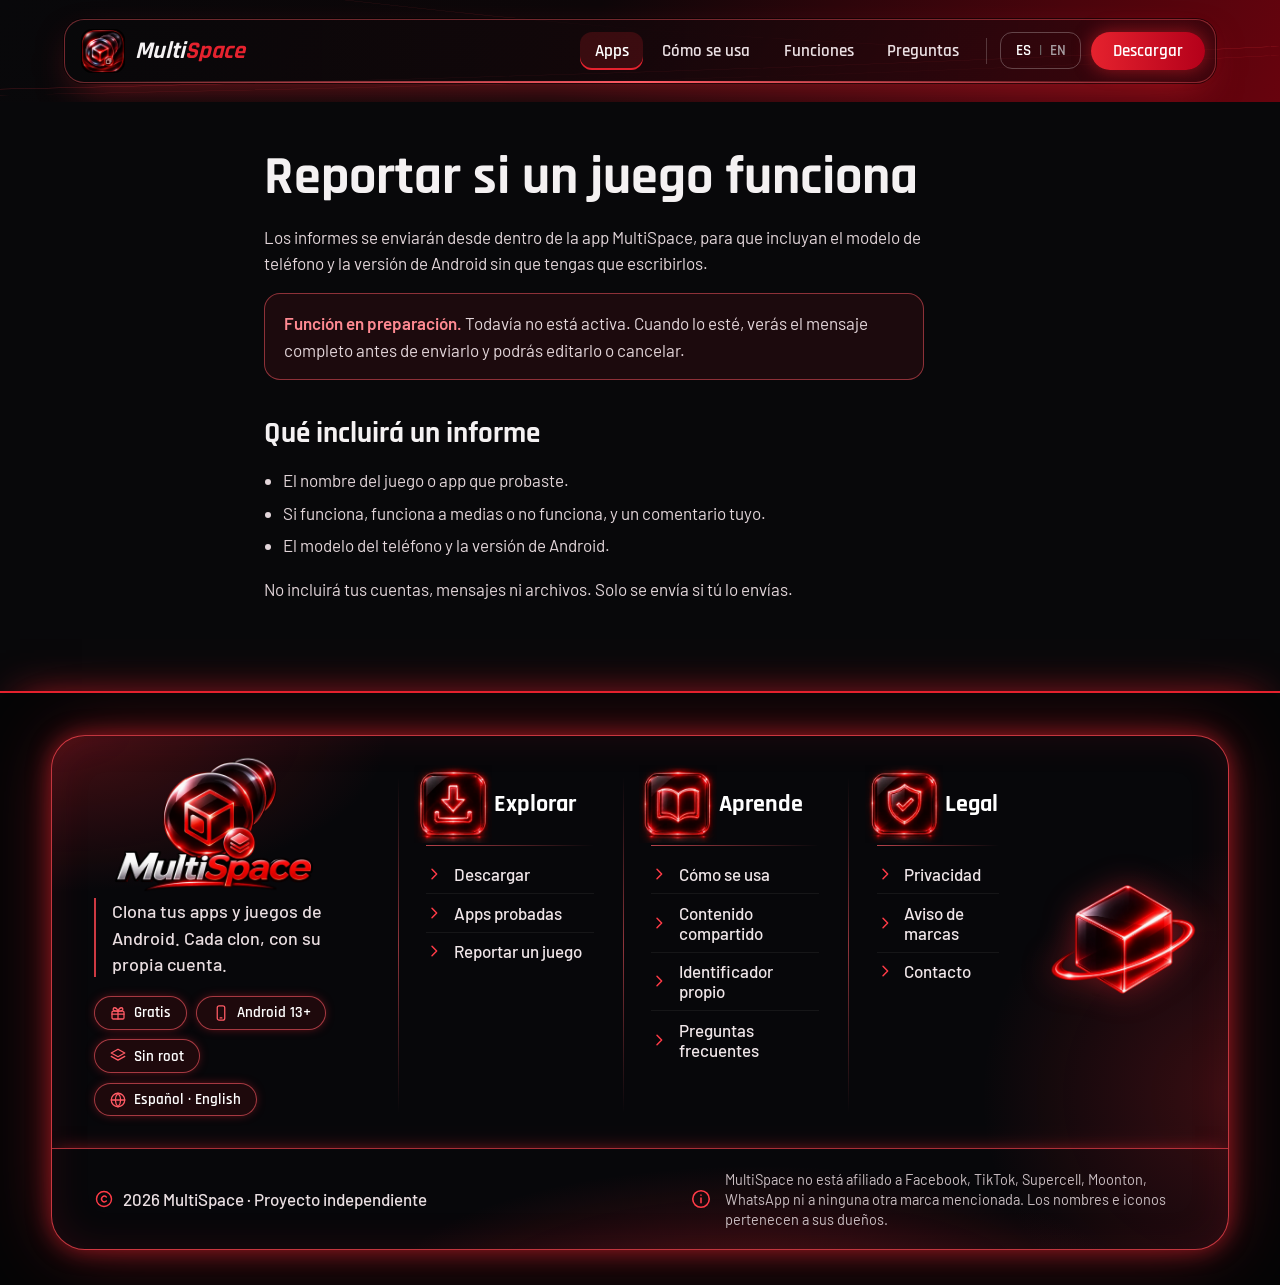
<file: es/reportar/index.html>
<!doctype html>
<html lang="es"><head><meta charset="utf-8"><meta name="viewport" content="width=device-width, initial-scale=1">
<title>Reportar si un juego funciona en MultiSpace</title><meta name="description" content="Cómo contar si un juego o app funciona en MultiSpace. Los informes se enviarán desde la propia app.">
<link rel="canonical" href="https://multispace-app.github.io/es/reportar/"><link rel="alternate" hreflang="es" href="https://multispace-app.github.io/es/reportar/"><link rel="alternate" hreflang="en" href="https://multispace-app.github.io/en/report/"><link rel="alternate" hreflang="x-default" href="https://multispace-app.github.io/">
<meta name="theme-color" content="#08080a"><link rel="icon" type="image/png" sizes="32x32" href="/assets/img/icon-32.png"><link rel="apple-touch-icon" href="/assets/img/icon-180.png"><meta name="google-site-verification" content="-nWOBDSyg2btWmITCIPmqjYLJDfs3FFZPXsbtOQeN8I">
<meta property="og:type" content="website"><meta property="og:site_name" content="MultiSpace"><meta property="og:title" content="Reportar si un juego funciona en MultiSpace"><meta property="og:description" content="Cómo contar si un juego o app funciona en MultiSpace. Los informes se enviarán desde la propia app."><meta property="og:url" content="https://multispace-app.github.io/es/reportar/"><meta property="og:locale" content="es_ES"><meta property="og:image" content="https://multispace-app.github.io/assets/img/og-image.png"><meta property="og:image:width" content="1200"><meta property="og:image:height" content="630"><meta name="twitter:card" content="summary_large_image">
<link rel="preload" href="/assets/fonts/rajdhani-latin-700-normal.woff2" as="font" type="font/woff2" crossorigin><link rel="preload" href="/assets/fonts/barlow-latin-400-normal.woff2" as="font" type="font/woff2" crossorigin>
<link rel="stylesheet" href="/assets/css/site.css?v=950337dd"><link rel="stylesheet" href="/assets/css/pages.css?v=7af1e0e8"><script data-goatcounter="https://multispace.goatcounter.com/count" async src="https://gc.zgo.at/count.js"></script><script type="application/ld+json">{"@context": "https://schema.org", "@type": "WebSite", "name": "MultiSpace", "url": "https://multispace-app.github.io/es/", "inLanguage": "es"}</script></head>
<body><a class="skip" href="#main">Saltar al contenido</a>
<div class="hero slim"><header><nav class="nav" aria-label="Principal"><a class="lg" href="/es/"><img src="/assets/img/icon-192.png" alt="" width="44" height="44"><span class="wm">Multi<b>Space</b></span></a><div class="r"><a class="sec" href="/es/#apps" data-s="apps">Apps</a><a class="sec" href="/es/#como-se-usa" data-s="como-se-usa">Cómo se usa</a><a class="sec" href="/es/#funciones" data-s="funciones">Funciones</a><a class="sec" href="/es/#preguntas" data-s="preguntas">Preguntas</a><span class="sep"></span><span class="lang" role="group" aria-label="Idioma"><a href="/es/reportar/" hreflang="es" lang="es" aria-current="true">ES</a><i>|</i><a href="/en/report/" hreflang="en" lang="en">EN</a></span><a class="pillb" href="/es/descargar/">Descargar</a></div></nav></header></div>
<main id="main" tabindex="-1"><div class="pg"><h1>Reportar si un juego funciona</h1><p>Los informes se enviarán desde dentro de la app MultiSpace, para que incluyan el modelo de teléfono y la versión de Android sin que tengas que escribirlos.</p><p class="notice"><strong>Función en preparación.</strong> Todavía no está activa. Cuando lo esté, verás el mensaje completo antes de enviarlo y podrás editarlo o cancelar.</p><h2>Qué incluirá un informe</h2><ul><li>El nombre del juego o app que probaste.</li><li>Si funciona, funciona a medias o no funciona, y un comentario tuyo.</li><li>El modelo del teléfono y la versión de Android.</li></ul><p>No incluirá tus cuentas, mensajes ni archivos. Solo se envía si tú lo envías.</p></div></main>
<footer class="ft2"><div class="fcap"><div class="fmain"><div class="fbr"><img src="/assets/img/logo.webp" alt="MultiSpace" width="280" height="140" loading="lazy"><p>Clona tus apps y juegos de Android. Cada clon, con su propia cuenta.</p><div class="fchip"><span><svg viewBox="0 0 24 24" width="18" height="18" fill="none" stroke="currentColor" stroke-width="1.7" stroke-linecap="round" stroke-linejoin="round" aria-hidden="true" focusable="false"><rect x="4" y="9.5" width="16" height="10.5" rx="1.6"/><path d="M4 13.5h16"/><path d="M12 9.5v10.5"/><path d="M12 9.5c-1-3-3-4.5-4.5-4.5A2 2 0 0 0 5.5 7c0 1.6 2 2.5 6.5 2.5z"/><path d="M12 9.5c1-3 3-4.5 4.5-4.5A2 2 0 0 1 18.5 7c0 1.6-2 2.5-6.5 2.5z"/></svg> Gratis</span><span><svg viewBox="0 0 24 24" width="18" height="18" fill="none" stroke="currentColor" stroke-width="1.7" stroke-linecap="round" stroke-linejoin="round" aria-hidden="true" focusable="false"><rect x="7" y="2.5" width="10" height="19" rx="2.6"/><path d="M10.8 18.5h2.4"/></svg> Android 13+</span><span><svg viewBox="0 0 24 24" width="18" height="18" fill="none" stroke="currentColor" stroke-width="1.7" stroke-linecap="round" stroke-linejoin="round" aria-hidden="true" focusable="false"><path d="M12 3l9 5-9 5-9-5z"/><path d="M3 12.5l9 5 9-5"/></svg> Sin root</span><span><svg viewBox="0 0 24 24" width="18" height="18" fill="none" stroke="currentColor" stroke-width="1.7" stroke-linecap="round" stroke-linejoin="round" aria-hidden="true" focusable="false"><circle cx="12" cy="12" r="9"/><path d="M3 12h18"/><path d="M12 3c2.5 2.5 3.5 5.5 3.5 9s-1 6.5-3.5 9c-2.5-2.5-3.5-5.5-3.5-9s1-6.5 3.5-9z"/></svg> Español · English</span></div></div><div class="fc"><div class="fh"><span class="fi"><img src="/assets/img/ic-download.webp" alt="" width="200" height="200" loading="lazy"></span><h2>Explorar</h2></div><a href="/es/descargar/"><svg class="chv" viewBox="0 0 24 24" width="16" height="16" fill="none" stroke="currentColor" stroke-width="2.2" stroke-linecap="round" stroke-linejoin="round" aria-hidden="true" focusable="false"><path d="M9 5l7 7-7 7"/></svg><span>Descargar</span></a><a href="/es/juegos/"><svg class="chv" viewBox="0 0 24 24" width="16" height="16" fill="none" stroke="currentColor" stroke-width="2.2" stroke-linecap="round" stroke-linejoin="round" aria-hidden="true" focusable="false"><path d="M9 5l7 7-7 7"/></svg><span>Apps probadas</span></a><a href="/es/reportar/"><svg class="chv" viewBox="0 0 24 24" width="16" height="16" fill="none" stroke="currentColor" stroke-width="2.2" stroke-linecap="round" stroke-linejoin="round" aria-hidden="true" focusable="false"><path d="M9 5l7 7-7 7"/></svg><span>Reportar un juego</span></a></div><div class="fc"><div class="fh"><span class="fi"><img src="/assets/img/ic-book.webp" alt="" width="200" height="200" loading="lazy"></span><h2>Aprende</h2></div><a href="/es/#como-se-usa"><svg class="chv" viewBox="0 0 24 24" width="16" height="16" fill="none" stroke="currentColor" stroke-width="2.2" stroke-linecap="round" stroke-linejoin="round" aria-hidden="true" focusable="false"><path d="M9 5l7 7-7 7"/></svg><span>Cómo se usa</span></a><a href="/es/#contenido-compartido"><svg class="chv" viewBox="0 0 24 24" width="16" height="16" fill="none" stroke="currentColor" stroke-width="2.2" stroke-linecap="round" stroke-linejoin="round" aria-hidden="true" focusable="false"><path d="M9 5l7 7-7 7"/></svg><span>Contenido compartido</span></a><a href="/es/#identificador-propio"><svg class="chv" viewBox="0 0 24 24" width="16" height="16" fill="none" stroke="currentColor" stroke-width="2.2" stroke-linecap="round" stroke-linejoin="round" aria-hidden="true" focusable="false"><path d="M9 5l7 7-7 7"/></svg><span>Identificador propio</span></a><a href="/es/#preguntas"><svg class="chv" viewBox="0 0 24 24" width="16" height="16" fill="none" stroke="currentColor" stroke-width="2.2" stroke-linecap="round" stroke-linejoin="round" aria-hidden="true" focusable="false"><path d="M9 5l7 7-7 7"/></svg><span>Preguntas frecuentes</span></a></div><div class="fc"><div class="fh"><span class="fi"><img src="/assets/img/ic-shield.webp" alt="" width="200" height="200" loading="lazy"></span><h2>Legal</h2></div><a href="/es/privacidad/"><svg class="chv" viewBox="0 0 24 24" width="16" height="16" fill="none" stroke="currentColor" stroke-width="2.2" stroke-linecap="round" stroke-linejoin="round" aria-hidden="true" focusable="false"><path d="M9 5l7 7-7 7"/></svg><span>Privacidad</span></a><a href="#aviso"><svg class="chv" viewBox="0 0 24 24" width="16" height="16" fill="none" stroke="currentColor" stroke-width="2.2" stroke-linecap="round" stroke-linejoin="round" aria-hidden="true" focusable="false"><path d="M9 5l7 7-7 7"/></svg><span>Aviso de marcas</span></a><a href="mailto:rickyespinaldelacruz@gmail.com"><svg class="chv" viewBox="0 0 24 24" width="16" height="16" fill="none" stroke="currentColor" stroke-width="2.2" stroke-linecap="round" stroke-linejoin="round" aria-hidden="true" focusable="false"><path d="M9 5l7 7-7 7"/></svg><span>Contacto</span></a></div><div class="fcube" aria-hidden="true"><img src="/assets/img/cube-ring.webp" alt="" width="160" height="146" loading="lazy"></div></div><div class="fend"><span class="cc"><svg viewBox="0 0 24 24" width="20" height="20" fill="none" stroke="currentColor" stroke-width="1.7" stroke-linecap="round" stroke-linejoin="round" aria-hidden="true" focusable="false"><circle cx="12" cy="12" r="9"/><path d="M14.8 9.5a3.4 3.4 0 1 0 0 5"/></svg><span>2026 MultiSpace · Proyecto independiente</span></span><p class="nf" id="aviso"><svg viewBox="0 0 24 24" width="22" height="22" fill="none" stroke="currentColor" stroke-width="1.7" stroke-linecap="round" stroke-linejoin="round" aria-hidden="true" focusable="false"><circle cx="12" cy="12" r="9"/><path d="M12 11v5"/><path d="M12 7.8v.1"/></svg><span>MultiSpace no está afiliado a Facebook, TikTok, Supercell, Moonton, WhatsApp ni a ninguna otra marca mencionada. Los nombres e iconos pertenecen a sus dueños.</span></p></div></div></footer>
<script src="/assets/js/site.js?v=69c7dda5" defer></script></body></html>
</file>
<file: assets/css/site.css>
/* MultiSpace — hoja de estilos (negro y rojo; Rajdhani + Barlow, OFL) */
@font-face{font-family:Rajdhani;font-weight:500;font-display:swap;src:url(/assets/fonts/rajdhani-latin-500-normal.woff2) format("woff2")}
@font-face{font-family:Rajdhani;font-weight:600;font-display:swap;src:url(/assets/fonts/rajdhani-latin-600-normal.woff2) format("woff2")}
@font-face{font-family:Rajdhani;font-weight:700;font-display:swap;src:url(/assets/fonts/rajdhani-latin-700-normal.woff2) format("woff2")}
@font-face{font-family:Barlow;font-weight:400;font-display:swap;src:url(/assets/fonts/barlow-latin-400-normal.woff2) format("woff2")}
@font-face{font-family:Barlow;font-weight:500;font-display:swap;src:url(/assets/fonts/barlow-latin-500-normal.woff2) format("woff2")}
@font-face{font-family:Barlow;font-weight:600;font-display:swap;src:url(/assets/fonts/barlow-latin-600-normal.woff2) format("woff2")}

*{box-sizing:border-box}
:root{--red:#e5222e;--red2:#a8000f;--hi:#ff5a64;--ink:#f4f1f2;--mut:#b4a9ad}
body{margin:0;background:#08080a;color:var(--ink);font:400 17px/1.55 Barlow,system-ui,sans-serif}
h1,h2,h3,dt{font-family:Rajdhani,sans-serif;font-weight:700;margin:0}
.note{background:#e5222e;color:#fff;font:600 16px/1.4 Rajdhani;padding:.7rem 5vw}
.note b{font-weight:700}
.page{background:#08080a}
/* cabecera + portada */
.hero{position:relative;overflow:hidden;padding:1.2rem 5vw 0;background:linear-gradient(120deg,#08080a 0%,#0d0709 45%,#4a050d 80%,#8c000d 125%)}
.nav{display:flex;justify-content:space-between;align-items:center}
.lg{display:flex;align-items:center;gap:.6rem}.lg img{width:44px;border-radius:11px}
.nav .r{display:flex;gap:1.6rem;align-items:center;font:600 18px Rajdhani}
.pillb{background:#ffc84a;color:#111;padding:.5rem 1.4rem;border-radius:999px}
.hg{display:grid;grid-template-columns:1fr 1fr;gap:1rem;align-items:center;padding:1.5rem 0 0}
.logo{width:min(100%,470px);display:block;margin-left:-20px}
.hero p.l{font-size:1.3rem;color:#ddd0d4;max-width:30ch;margin:.2rem 0 1.6rem}
.btn{display:inline-flex;align-items:center;gap:.7rem;background:linear-gradient(90deg,#e5222e,#b4001a);color:#fff;font:700 22px Rajdhani;padding:1rem 2rem;border-radius:12px}
.btn.g{background:transparent;border:2px solid rgba(255,255,255,.45)}
.facts{margin:1.5rem 0 2.4rem;font:500 16px Barlow;color:var(--mut)}
.facts b{color:#fff;font-weight:600}
.phones{position:relative;height:520px}
.ph{position:absolute;width:250px;border:7px solid #1b1b1f;border-radius:34px;overflow:hidden;background:#000;box-shadow:0 30px 60px rgba(0,0,0,.65),0 0 0 1px rgba(255,90,100,.25)}
.ph img{display:block;width:100%}
.ph.a{left:6%;top:30px;transform:rotate(-6deg);z-index:2}.ph.b{left:42%;top:60px;transform:rotate(7deg);width:240px}
/* iconos */
.t{position:relative;width:76px;height:76px;border-radius:18px;display:grid;place-items:center;flex:none;box-shadow:0 8px 20px rgba(0,0,0,.5),0 0 0 1px rgba(255,255,255,.08)}
.t i{width:40px;height:40px;background:#fff;display:block;-webkit-mask:var(--m) center/contain no-repeat;mask:var(--m) center/contain no-repeat}
.wa{background:#25d366;--m:url(/assets/img/ic/whatsapp.svg)}.fb{background:#1877f2;--m:url(/assets/img/ic/facebook.svg)}
.ig{background:linear-gradient(45deg,#feda75,#d62976 55%,#4f5bd5);--m:url(/assets/img/ic/instagram.svg)}
.yt{background:#f00;--m:url(/assets/img/ic/youtube.svg)}.tk{background:#010101;--m:url(/assets/img/ic/tiktok.svg)}.xx{background:#000;--m:url(/assets/img/ic/x.svg)}
.coc{background:#1a1316;border:2px dashed #7a6a6e;color:#bbb;font:700 14px/1.1 Rajdhani;text-align:center}
.ml{background:#1a1a22;color:#fff;font:700 24px Rajdhani}
section{padding:3.2rem 5vw}
.h2{font:700 clamp(2rem,4vw,3rem)/1 Rajdhani;margin:0 0 .4rem}
.sub{color:var(--mut);max-width:60ch;margin:0}
/* carrusel */
.apps{background:#0d0709;border-top:1px solid rgba(229,34,46,.45);position:relative}
.apps::before{content:"";position:absolute;inset:0;background:radial-gradient(40rem 14rem at 50% 100%,rgba(229,34,46,.2),transparent 70%);pointer-events:none}
.mq{overflow:hidden;margin-top:1.8rem;position:relative;-webkit-mask:linear-gradient(90deg,transparent,#000 8%,#000 92%,transparent);mask:linear-gradient(90deg,transparent,#000 8%,#000 92%,transparent)}
.trk{display:flex;gap:2rem;width:max-content;animation:mq 30s linear infinite}
.it{display:flex;flex-direction:column;align-items:center;gap:.4rem;font:600 16px Rajdhani;width:96px;text-align:center}
.it small{font:500 12px Barlow;color:#8d8185;margin-top:-.3rem}.it small.ok{color:#ff8a92;font-weight:600}
@keyframes mq{to{transform:translateX(-50%)}}
@media(prefers-reduced-motion:reduce){.trk{animation:none}}
.more{display:inline-block;margin-top:1.4rem;color:var(--hi);font:700 20px Rajdhani;position:relative}
/* pasos */
.steps{background:#08080a}
.sg{display:grid;grid-template-columns:repeat(3,1fr);gap:2rem;margin-top:1.8rem}
.sg>div{display:grid;grid-template-columns:1fr 130px;gap:1rem;align-items:end;border-top:2px solid var(--red);padding-top:1rem}
.n{font:700 3rem/1 Rajdhani;color:var(--red)}
.sg h3{font-size:1.5rem;margin:.1rem 0 .3rem}.sg p{margin:0;color:var(--mut)}
.sg img{width:130px;border-radius:18px;border:4px solid #1b1b1f;box-shadow:0 0 0 1px rgba(255,90,100,.25)}
/* qué hace de verdad: bloque destacado */
.real{position:relative;overflow:hidden;background:linear-gradient(135deg,#1a0508 0%,#3a050c 50%,#8c000d 130%);border-top:1px solid rgba(255,90,100,.5);border-bottom:1px solid rgba(255,90,100,.5);padding:4.2rem 5vw}
.real::after{content:"";position:absolute;right:-8%;top:-30%;width:46%;aspect-ratio:1;background:url(/assets/img/ring.webp) center/contain no-repeat;opacity:.22;pointer-events:none}
.rg{position:relative;z-index:1;display:grid;grid-template-columns:.8fr 1.2fr;gap:3rem}
.real .h2{font-size:clamp(2.6rem,6vw,5rem);line-height:.92;text-transform:uppercase}
.real .h2 em{font-style:normal;color:var(--hi)}
.defs{margin:0}.defs>div{display:grid;grid-template-columns:3.4rem 1fr;gap:0 1rem;border-top:1px solid rgba(255,255,255,.22);padding:1rem 0}
.defs b{font:700 2.4rem/1 Rajdhani;color:var(--hi);grid-row:span 2}
.defs dt{font-size:1.6rem}.defs dd{margin:0;color:#e3d6da}
/* preguntas + cierre */
.faq{background:#0d0709}
.fg{display:grid;grid-template-columns:1fr 1fr;gap:3rem}
details{border-top:1px solid rgba(255,255,255,.18);padding:.9rem 0}summary{font:600 1.25rem Rajdhani;cursor:pointer}
details p{margin:.5rem 0 0;color:var(--mut)}
.cta{text-align:center;background:linear-gradient(120deg,#08080a,#5c0610 70%,#a8000f 130%);padding:3.2rem 5vw}
.cta .h2{font-size:clamp(2rem,4vw,3.2rem)}
.cta p{color:#ddd0d4}
footer{background:#050506;color:#9a8f93;padding:1.6rem 5vw;display:flex;justify-content:space-between;flex-wrap:wrap;gap:1rem;font-size:15px}
@media(max-width:850px){.hg,.rg,.fg,.sg{grid-template-columns:1fr}.phones{height:420px}.sg>div{grid-template-columns:1fr 110px}}

.hero{padding-bottom:0}
.hero::before{content:"";position:absolute;inset:0;pointer-events:none;background:url("data:image/svg+xml,%3Csvg xmlns='http://www.w3.org/2000/svg' viewBox='0 0 1200 700' preserveAspectRatio='none'%3E%3Cpath d='M-50 620 C 300 560 700 500 1250 300' fill='none' stroke='%23ff3b47' stroke-opacity='.55' stroke-width='1.6'/%3E%3Cpath d='M-50 660 C 350 600 750 550 1250 360' fill='none' stroke='%23ff3b47' stroke-opacity='.3' stroke-width='1'/%3E%3Cpath d='M300 -20 C 500 150 650 250 900 330' fill='none' stroke='%23ff3b47' stroke-opacity='.25' stroke-width='1.2'/%3E%3C/svg%3E") center/cover no-repeat}
.hg{position:relative;z-index:1;grid-template-columns:.9fr 1.1fr}
.logo{width:min(100%,520px);filter:drop-shadow(0 0 40px rgba(229,34,46,.45))}
.btn{box-shadow:0 0 0 1px rgba(255,120,128,.5),0 14px 44px -10px rgba(229,34,46,.9)}
.phones{height:640px}
.ph{width:290px;height:600px;border:8px solid #1b1b1f;border-radius:40px;background:#08080a}
.ph.a{left:40%;top:20px;transform:rotate(-5deg);z-index:2}
.ph.b{left:4%;top:60px;transform:rotate(6deg);width:270px;height:540px;z-index:1;background:linear-gradient(160deg,#10243a,#0a0f1a 60%,#1b0a10)}
.game{position:absolute;inset:0;display:grid;place-items:center;text-align:center;padding:1.4rem;color:#cfd8e6;font:600 15px/1.35 Rajdhani;background:repeating-linear-gradient(135deg,rgba(255,255,255,.03) 0 12px,transparent 12px 24px)}
.game b{display:block;font:700 22px Rajdhani;color:#fff;margin-bottom:.4rem}
.ui{position:absolute;inset:0;padding:14px 12px;background:radial-gradient(18rem 10rem at 50% 0,rgba(229,34,46,.25),transparent 70%),#08080a;overflow:hidden}
.ui .ulogo{width:150px;display:block;margin:6px auto 0}
.ui .bar{display:flex;justify-content:space-between;align-items:center;margin:8px 0;border:1px solid rgba(229,34,46,.7);border-radius:14px;padding:.45rem .7rem;font:700 17px Rajdhani}
.ui .bar em{font-style:normal;background:#e5222e;border-radius:999px;font-size:13px;padding:0 .5rem;margin-left:.4rem}
.cards{display:grid;grid-template-columns:1fr 1fr;gap:9px}
.card{border:1px solid rgba(229,34,46,.65);background:#120a0d;border-radius:16px;padding:10px 6px 8px;text-align:center;font:700 14px Rajdhani}
.card .t{width:52px;height:52px;border-radius:13px;margin:0 auto 4px}.card .t i{width:28px;height:28px}
.card span{display:inline-block;margin-top:3px;background:#a8000f;border-radius:999px;font:600 11px Barlow;padding:1px 8px}
.card.add{border-style:dashed;border-color:#633;display:grid;place-items:center;color:#caa}
.tabs{position:absolute;left:12px;right:12px;bottom:12px;display:flex;justify-content:space-around;border:1px solid rgba(229,34,46,.6);border-radius:16px;padding:.5rem;font:600 13px Rajdhani}
/* cómo se usa rehecho */
.flow{position:relative;display:grid;grid-template-columns:repeat(4,1fr);gap:1.4rem;margin-top:2.4rem}
.flow::before{content:"";position:absolute;left:6%;right:6%;top:19px;height:2px;background:linear-gradient(90deg,#e5222e,#ff5a64,#e5222e);box-shadow:0 0 14px #e5222e}
.stp{position:relative;text-align:center}
.stp .dot{position:relative;z-index:1;width:40px;height:40px;margin:0 auto 1rem;border-radius:50%;background:#08080a;border:2px solid #ff5a64;display:grid;place-items:center;font:700 20px Rajdhani;box-shadow:0 0 18px rgba(229,34,46,.8)}
.stp .pic{height:250px;display:grid;place-items:end center;overflow:hidden;border-radius:18px;background:linear-gradient(180deg,rgba(229,34,46,.18),transparent);border:1px solid rgba(229,34,46,.35)}
.stp .pic img{width:150px;border-radius:18px 18px 0 0;border:4px solid #1b1b1f;border-bottom:0}
.stp .apk{width:96px;height:96px;margin-bottom:60px;border-radius:22px;background:#130d10;border:2px solid #e5222e;display:grid;place-items:center;font:700 20px Rajdhani;color:#ff8a92;box-shadow:0 0 28px rgba(229,34,46,.5)}
.stp h3{font-size:1.45rem;margin:.9rem 0 .2rem}.stp p{margin:0;color:var(--mut);font-size:16px}
/* preguntas */
details>summary{list-style:none;display:flex;justify-content:space-between;gap:1rem}
details>summary::-webkit-details-marker{display:none}
details>summary::after{content:"+";color:var(--hi);font:700 1.6rem/1 Rajdhani}
details[open]>summary::after{content:"–"}
details[open]>summary{color:var(--hi)}
/* descarga final */
.cta{position:relative;overflow:hidden;padding:5rem 5vw;background:#08080a}
.cta::before{content:"";position:absolute;inset:0;background:url(/assets/img/portals.webp) center/cover no-repeat;opacity:.45}
.cta::after{content:"";position:absolute;inset:0;background:linear-gradient(180deg,#08080a 0%,rgba(8,8,10,.35) 40%,rgba(8,8,10,.8) 100%)}
.cta>*{position:relative;z-index:1}
.cta .h2{font-size:clamp(2.6rem,6vw,4.8rem);text-transform:uppercase;line-height:.95}
.cta .h2 em{font-style:normal;color:var(--hi)}
.cta .btn{font-size:26px;padding:1.2rem 3rem;border-radius:16px;margin-top:.6rem}
.cta .facts{margin:1.2rem 0 0}
footer{display:block;border-top:2px solid var(--red);box-shadow:0 -12px 40px -20px rgba(229,34,46,.8);background:#050506;padding:2.4rem 5vw 1.6rem}
.fgrid{display:grid;grid-template-columns:1.4fr 1fr 1fr;gap:2rem}
.fgrid img{width:140px}.fgrid h4{margin:0 0 .6rem;font:700 15px Rajdhani;letter-spacing:.12em;text-transform:uppercase;color:var(--hi)}
.fgrid a{display:block;color:#ccc;margin:.25rem 0}
.legal{margin-top:1.6rem;border-top:1px solid rgba(255,255,255,.12);padding-top:1rem;font-size:14px;color:#8d8185}
@media(max-width:850px){.flow{grid-template-columns:1fr 1fr}.flow::before{display:none}.fgrid{grid-template-columns:1fr}}

.logo{animation:float 5s ease-in-out infinite,glow 5s ease-in-out infinite;will-change:transform,filter}
@keyframes float{0%,100%{transform:translateY(0)}50%{transform:translateY(-9px)}}
@keyframes glow{0%,100%{filter:drop-shadow(0 0 28px rgba(229,34,46,.35))}50%{filter:drop-shadow(0 0 56px rgba(229,34,46,.75))}}
.hero::before{animation:drift 14s ease-in-out infinite alternate}
@keyframes drift{from{transform:translateX(-12px)}to{transform:translateX(12px)}}
@media(prefers-reduced-motion:reduce){.logo,.hero::before{animation:none}}
.t.pic2{background:none;box-shadow:0 8px 20px rgba(0,0,0,.5),0 0 0 1px rgba(255,255,255,.1);overflow:hidden}.t.pic2 img{width:100%;height:100%;display:block;object-fit:cover}
.card{display:flex;flex-direction:column;align-items:center;justify-content:center;min-height:104px;gap:6px}.card .t{margin:0}.card.add{display:flex}
.it{gap:.7rem}
.ph.b{width:430px;height:auto;left:-14%;top:150px;transform:rotate(-5deg);border-radius:30px;background:#000}.ph.b img{height:auto}
.ph.b{width:270px;height:540px;left:4%;top:60px;transform:rotate(6deg);border-radius:40px}.ph.b img{width:100%;height:100%;object-fit:cover;object-position:58% 50%}
.ph.b{position:absolute;overflow:hidden}.ph.b img{position:absolute;left:50%;top:50%;width:524px;height:254px;max-width:none;object-fit:cover;object-position:50% 50%;transform:translate(-50%,-50%) rotate(90deg)}
.ph.b{display:none}.ph.a{left:50%;top:10px;margin-left:-165px;width:330px;height:640px;transform:rotate(-4deg)}.phones{height:680px}
.ph.a .card{min-height:128px}.ph.a .card .t{width:60px;height:60px}.ph.a .card .t i{width:32px;height:32px}.ph.a .cards{gap:11px}.ph.a .ui .ulogo{width:170px}

.stp .apk{width:110px;height:110px;margin:0;padding:0;overflow:hidden;border-radius:26px;border:2px solid #ff5a64;display:block}
.stp .apk img{width:100%;height:100%;display:block}
.stp .pic:has(.apk){place-items:center}
.mini{width:176px;height:236px;border:4px solid #1b1b1f;border-bottom:0;border-radius:22px 22px 0 0;background:radial-gradient(10rem 5rem at 50% 0,rgba(229,34,46,.25),#08080a);padding:9px;overflow:hidden;font:600 11px Rajdhani;text-align:left;box-shadow:0 0 0 1px rgba(255,90,100,.25)}
.mini .t{width:32px;height:32px;border-radius:9px;box-shadow:none}.mini .t i{width:18px;height:18px}
.mh{font:700 14px Rajdhani;margin:2px 0 8px;display:flex;gap:6px;align-items:center}.mh em{font-style:normal;background:#e5222e;border-radius:99px;padding:0 6px;font-size:11px}
.mrow{display:flex;align-items:center;gap:8px;border:1px solid rgba(229,34,46,.4);border-radius:10px;padding:4px 6px;margin-bottom:5px;font-size:12px}
.mrow.sel{border-color:#ff5a64;background:rgba(229,34,46,.18)}
.mtog{display:flex;justify-content:space-between;align-items:center;gap:6px;margin:8px 0 6px;font-size:11px}
.mtog b{flex:none;width:30px;height:16px;border-radius:99px;background:#e5222e;position:relative}.mtog b::after{content:"";position:absolute;right:2px;top:2px;width:12px;height:12px;border-radius:50%;background:#fff}
.mnote{color:#a99;font:500 10px/1.3 Barlow}
.mbtn{margin-top:10px;text-align:center;background:linear-gradient(90deg,#e5222e,#b4001a);border-radius:99px;padding:5px;font:700 12px Rajdhani}
.mgrid{display:grid;grid-template-columns:1fr 1fr;gap:6px}
.mc{display:flex;flex-direction:column;align-items:center;gap:3px;border:1px solid rgba(229,34,46,.6);border-radius:10px;padding:6px 2px;font-size:10px;text-align:center;background:#120a0d}
.mc.add{border-style:dashed;justify-content:center;color:#caa;font-size:16px}.mc.add span{font-size:10px}

.cta2{position:relative;overflow:hidden;padding:4.5rem 5vw;background:linear-gradient(120deg,#08080a 0%,#0d0709 40%,#4a050d 78%,#8c000d 125%);border-top:1px solid rgba(255,90,100,.45)}
.cta2::before{content:"";position:absolute;inset:0;pointer-events:none;background:url("data:image/svg+xml,%3Csvg xmlns='http://www.w3.org/2000/svg' viewBox='0 0 1200 500' preserveAspectRatio='none'%3E%3Cpath d='M-50 420 C 300 380 700 330 1250 180' fill='none' stroke='%23ff3b47' stroke-opacity='.5' stroke-width='1.6'/%3E%3Cpath d='M-50 455 C 350 410 750 370 1250 230' fill='none' stroke='%23ff3b47' stroke-opacity='.28' stroke-width='1'/%3E%3C/svg%3E") center/cover no-repeat}
.c2g{position:relative;z-index:1;display:grid;grid-template-columns:1.1fr .9fr;gap:3rem;align-items:center;max-width:1200px;margin:0 auto}
.cta2 .h2{font-size:clamp(2.6rem,5.4vw,4.6rem);text-transform:uppercase;line-height:.95;margin:0}
.cta2 .h2 em{font-style:normal;color:var(--hi)}
.c2p{font-size:1.2rem;color:#ddd0d4;max-width:38ch;margin:1.2rem 0 1.8rem}
.btn.big{font-size:26px;padding:1.2rem 2.6rem;border-radius:14px}
.c2f{margin:1.2rem 0 0;color:var(--mut);font-size:15px}.c2f b{color:#fff;font-weight:600}
.twins{display:grid;grid-template-columns:repeat(3,auto);gap:2rem 1.6rem;justify-content:center}
.pr{display:flex;gap:.7rem;align-items:center}
.twins .t{width:72px;height:72px;--bd:#2a060b}
.twins .t i{width:38px;height:38px}
.t.clone::after{content:"";position:absolute;right:-6px;bottom:-6px;width:24px;height:24px;border-radius:50%;background:#e5222e;border:3px solid #2a060b}
.t.clone::before{content:"2";position:absolute;right:-6px;bottom:-6px;width:24px;height:24px;z-index:2;color:#fff;font:700 14px/24px Rajdhani;text-align:center}
.pr.lab{font:600 14px Rajdhani;color:var(--mut);letter-spacing:.06em;text-transform:uppercase;gap:.5rem;grid-column:span 1}
.pr.lab span{color:var(--hi);font-size:20px}
@media(max-width:850px){.c2g{grid-template-columns:1fr}.twins{justify-content:start}}

.keys{background:#0d0709;border-top:1px solid rgba(229,34,46,.45);padding:3.6rem 5vw}
.kh{max-width:1200px;margin:0 auto 2.2rem}
.kg{max-width:1200px;margin:0 auto;display:grid;grid-template-columns:1fr 1fr;gap:2rem}
.kc{display:flex;flex-direction:column;gap:1.6rem;background:linear-gradient(160deg,#150b0e,#0b0709);border:1px solid rgba(255,90,100,.3);border-radius:22px;padding:1.6rem;box-shadow:0 30px 60px -30px rgba(229,34,46,.35)}
.panel{background:#08080a;border:1px solid rgba(229,34,46,.55);border-radius:18px;padding:1rem 1.1rem;font:600 14px Rajdhani;box-shadow:0 0 0 4px rgba(229,34,46,.07)}
.ph1{font:700 18px Rajdhani;margin-bottom:.8rem}
.prow{display:flex;align-items:center;gap:.7rem;border:1px solid rgba(229,34,46,.4);border-radius:12px;padding:.45rem .6rem;font:700 16px Rajdhani;margin-bottom:.8rem}
.panel .t{width:40px;height:40px;border-radius:11px;box-shadow:none}
.sw{display:flex;justify-content:space-between;gap:1rem;align-items:center;padding:.6rem 0;border-top:1px solid rgba(255,255,255,.12)}
.sw b{display:block;font:700 16px Rajdhani}.sw small{font:400 13px Barlow;color:var(--mut)}
.sw i{flex:none;width:46px;height:26px;border-radius:99px;background:linear-gradient(90deg,#e5222e,#b4001a);position:relative;box-shadow:0 0 14px rgba(229,34,46,.7)}
.sw i::after{content:"";position:absolute;right:3px;top:3px;width:20px;height:20px;border-radius:50%;background:#fff}
.src{display:flex;justify-content:space-between;border:1px solid rgba(255,255,255,.14);border-radius:12px;padding:.55rem .8rem;font:500 14px Barlow;color:var(--mut)}.src b{font:700 15px Rajdhani;color:#fff}
.chips{margin-top:.7rem}.chips span{display:inline-flex;gap:.4rem;align-items:center;background:rgba(229,34,46,.16);border:1px solid rgba(255,90,100,.5);color:#ffb3b8;border-radius:99px;padding:.2rem .7rem;font:600 13px Rajdhani}
.ids{display:grid;grid-template-columns:1fr 1fr;gap:.6rem;margin-top:.2rem}
.ids div{border:1px solid rgba(255,255,255,.14);border-radius:12px;padding:.5rem .7rem}.ids span{display:block;font:500 12px Barlow;color:var(--mut)}
.ids code{font:600 14px ui-monospace,Consolas,monospace;color:#ddd}.ids code.new{color:#ff8a92}
.amber{display:flex;gap:.5rem;align-items:center;margin-top:.7rem;background:rgba(255,200,74,.1);border:1px solid rgba(255,200,74,.45);color:#ffd989;border-radius:12px;padding:.5rem .7rem;font:500 14px Barlow}
.kt{display:grid;grid-template-columns:56px 1fr;gap:1rem}
.ico{width:56px;height:56px;border-radius:16px;display:grid;place-items:center;color:#ff8a92;background:radial-gradient(circle at 30% 20%,rgba(255,90,100,.3),rgba(229,34,46,.08));border:1px solid rgba(255,90,100,.6);box-shadow:0 0 22px rgba(229,34,46,.45),inset 0 0 12px rgba(229,34,46,.25)}
.kt h3{font-size:1.7rem;margin:0 0 .3rem}.kt p{margin:0 0 .8rem;color:#e3d6da}
.kt ul{list-style:none;margin:0;padding:0;display:grid;gap:.5rem}
.kt li{display:grid;grid-template-columns:20px 1fr;gap:.5rem;color:var(--mut);font-size:15.5px}.kt li svg{margin-top:4px;color:var(--hi)}.kt li b{color:#fff;font-weight:600}
@media(max-width:850px){.kg{grid-template-columns:1fr}}
.panel{min-height:236px}

.kt p.lead{font:700 1.25rem/1.25 Rajdhani;color:#fff;margin:0 0 .4rem}
.kt p.ex{font-size:15.5px;color:#d3c6ca}
.dia{display:grid;gap:.6rem;margin:.2rem 0 1rem}
.dr{border-radius:14px;padding:.6rem .8rem;border:1px solid rgba(255,255,255,.14);background:rgba(255,255,255,.03)}
.dr em{display:block;font:700 12px Rajdhani;letter-spacing:.12em;text-transform:uppercase;font-style:normal;margin-bottom:.35rem}
.dr.bad em{color:#9a8f93}.dr.good{border-color:rgba(255,90,100,.6);background:rgba(229,34,46,.1)}.dr.good em{color:var(--hi)}
.nd{display:flex;flex-wrap:wrap;gap:.4rem;align-items:center}
.nd span{font:600 13px Rajdhani;background:#1a1114;border:1px solid rgba(255,255,255,.2);border-radius:8px;padding:.15rem .55rem}
.dr.good .nd span{border-color:rgba(255,90,100,.6)}.nd .arr{background:none;border:0;color:var(--hi);font-size:18px;padding:0}
.dr b{display:block;margin-top:.4rem;font:600 14px Barlow;color:#fff}.dr.bad b{color:#b9aeb2}

.keys{padding:2.6rem 5vw}.kh{margin-bottom:1.4rem}
.kc{gap:1rem;padding:1.2rem}
.panel{min-height:0}
.dia{grid-template-columns:1fr 1fr;gap:.6rem;margin:.2rem 0 .7rem}
.dr{padding:.5rem .6rem}.dr b{font-size:13px}
.kt p.ex{margin:0 0 .6rem}.kt p{margin-bottom:.5rem}
.kt h3{font-size:1.5rem}.kt ul{gap:.3rem}.kt li{font-size:15px}

.hero .nav{position:relative;z-index:2;border:1px solid rgba(255,90,100,.4);border-radius:20px;padding:.55rem .6rem .55rem 1rem;background:linear-gradient(90deg,rgba(8,8,10,.75),rgba(40,6,12,.6));box-shadow:0 0 0 1px rgba(0,0,0,.6),0 14px 40px -16px rgba(229,34,46,.7)}
.hero .nav::after{content:"";position:absolute;left:24px;right:24px;bottom:-1px;height:2px;background:linear-gradient(90deg,transparent,#ff5a64,transparent)}
.nav .wm{font:italic 700 24px Rajdhani}.nav .wm b{color:var(--red);font-weight:700}
.nav .r{gap:.3rem}.nav .r a{padding:.5rem .9rem;border-radius:12px;color:#eadfe2;font:600 17px Rajdhani}
.nav .r a.on{background:rgba(229,34,46,.18);box-shadow:inset 0 -2px 0 #e5222e;color:#fff}
.nav .sep{width:1px;height:26px;background:rgba(255,255,255,.2);margin:0 .5rem}
.nav .lang{border:1px solid rgba(255,255,255,.25);font-size:15px}.nav .lang i{font-style:normal;color:#777;margin:0 .15rem}
.nav .r a.pillb{background:linear-gradient(90deg,#e5222e,#b4001a);color:#fff;border-radius:999px;padding:.5rem 1.4rem;margin-left:.3rem;box-shadow:0 0 18px rgba(229,34,46,.55)}
.ft{position:relative;overflow:hidden;background:radial-gradient(40rem 16rem at 85% 0,rgba(229,34,46,.22),transparent 70%),#050506;padding:0;display:block;border:0;box-shadow:none}
.ftl{height:3px;background:linear-gradient(90deg,transparent,#e5222e 20%,#ff5a64 50%,#e5222e 80%,transparent);box-shadow:0 0 24px 2px rgba(229,34,46,.7)}
.ft::after{content:"";position:absolute;right:-6%;bottom:-40%;width:34%;aspect-ratio:1;background:url(/assets/img/ring.webp) center/contain no-repeat;opacity:.14;pointer-events:none}
.ftw{position:relative;z-index:1;max-width:1200px;margin:0 auto;padding:3rem 5vw 1.6rem}
.ftg{display:grid;grid-template-columns:1.5fr 1fr 1fr 1fr;gap:2.4rem}
.fb1 img{width:190px;display:block;margin:-10px 0 .2rem -12px}
.fb1 p{color:#b7abaf;max-width:30ch;margin:0 0 1rem}
.fchips{display:flex;flex-wrap:wrap;gap:.4rem}.fchips span{font:600 13px Rajdhani;letter-spacing:.04em;border:1px solid rgba(255,90,100,.45);border-radius:99px;padding:.15rem .7rem;color:#ffb3b8;background:rgba(229,34,46,.08)}
.ft h4{margin:0 0 .9rem;font:700 14px Rajdhani;letter-spacing:.16em;text-transform:uppercase;color:var(--hi);display:flex;align-items:center;gap:.5rem}
.ft h4::before{content:"";width:14px;height:2px;background:var(--red);box-shadow:0 0 8px var(--red)}
.ft .ftg a{display:block;color:#d8cdd1;margin:.45rem 0;font:500 16px Barlow}
.fbot{margin-top:2.4rem;padding-top:1.1rem;border-top:1px solid rgba(255,255,255,.12);display:flex;justify-content:space-between;gap:1.5rem;flex-wrap:wrap;font-size:14px;color:#8d8185}
.fbot .fn{max-width:62ch}
@media(max-width:850px){.ftg{grid-template-columns:1fr 1fr}.nav .r{flex-wrap:wrap}}

.ico,.defs b.ic{position:relative;display:grid;place-items:center;color:#ff2d3a;border:1px solid rgba(255,255,255,.1);border-radius:14px;background:linear-gradient(180deg,rgba(229,34,46,.28),rgba(8,8,10,.92) 62%);box-shadow:inset 0 0 18px rgba(0,0,0,.6),0 8px 24px -10px rgba(229,34,46,.7);overflow:hidden}
.ico::before,.defs b.ic::before{content:"";position:absolute;left:16%;right:16%;top:0;height:2px;border-radius:2px;background:linear-gradient(90deg,transparent,#ff5a64,transparent);box-shadow:0 0 12px 1px #e5222e}
.ico svg,.defs b.ic svg{filter:drop-shadow(0 0 5px rgba(229,34,46,.95))}
.ico{width:56px;height:56px;border-radius:14px}
.defs>div{grid-template-columns:60px 1fr;gap:0 1.1rem}
.defs b.ic{width:52px;height:52px;font-size:0}.defs b.ic svg{width:26px;height:26px}
.ico svg{width:26px;height:26px}

.ico,.defs b.ic{background:none;border:0;box-shadow:none;border-radius:0;overflow:visible;width:44px;height:44px}
.ico::before,.defs b.ic::before{display:none}
.ico svg,.defs b.ic svg{width:36px;height:36px;stroke-width:1.7;filter:drop-shadow(0 0 3px rgba(255,60,70,.95)) drop-shadow(0 0 12px rgba(229,34,46,.8))}
.kt{grid-template-columns:44px 1fr}
.defs>div{grid-template-columns:44px 1fr}

.real{background:linear-gradient(100deg,#9a000f 0%,#5c0610 26%,#1a0508 46%,#0a0608 62%,#08080a 100%)}
.real::after{right:-4%;top:-20%;opacity:.16}
.defs>div{border-top-color:rgba(255,255,255,.16)}

.real{background:radial-gradient(34rem 22rem at 8% 0%,rgba(229,34,46,.28),transparent 70%),linear-gradient(100deg,#4a0710 0%,#240509 28%,#0d0608 52%,#08080a 100%);padding:4.6rem 5vw}
.real .h2{font-size:clamp(2.8rem,6vw,5.2rem)}
.defs>div{grid-template-columns:72px 1fr;padding:1.5rem 0;align-items:center;border-top:1px solid rgba(255,255,255,.14)}
.defs>div:last-child{border-bottom:1px solid rgba(255,255,255,.14)}
.defs b.ic{width:60px;height:60px;grid-row:span 2}
.defs b.ic svg{width:50px;height:50px;stroke-width:1.6;filter:drop-shadow(0 0 3px rgba(255,60,70,.95)) drop-shadow(0 0 14px rgba(229,34,46,.85))}
.defs dt{font-size:1.9rem;line-height:1.1}
.defs dd{font-size:17.5px;margin-top:.2rem}

.rside{position:relative;margin-top:2.2rem;min-height:230px}
.rside img{position:absolute;left:-10px;top:-10px;width:230px;opacity:.38;border-radius:48px;filter:drop-shadow(0 0 40px rgba(229,34,46,.6));-webkit-mask:linear-gradient(135deg,#000 30%,transparent 95%);mask:linear-gradient(135deg,#000 30%,transparent 95%)}
.rside p{position:relative;margin:0;padding:3.2rem 0 0 .2rem;font:700 2rem/1.1 Rajdhani;color:#fff;text-shadow:0 2px 14px #000}
.rside p b{color:var(--hi);font-weight:700}

.rside{min-height:0;margin-top:2.6rem}
.rside p{padding:.2rem 0 .2rem 1.2rem;font-size:2.6rem;border-left:3px solid #ff5a64;box-shadow:-10px 0 24px -14px #e5222e}

.ico svg,.defs b.ic svg{filter:drop-shadow(0 0 2px rgba(229,34,46,.55)) drop-shadow(0 0 6px rgba(229,34,46,.3))}

.hg{grid-template-columns:.85fr 1.1fr 1fr;gap:1.5rem;align-items:center}
.hl{list-style:none;margin:0;padding:0;display:grid;gap:1.1rem;align-self:center}
.hl li{display:grid;grid-template-columns:26px 1fr;gap:.7rem;align-items:start;font:500 18px/1.35 Barlow;color:#f0e6e9}
.hl li svg{color:#ff2d3a;margin-top:2px;filter:drop-shadow(0 0 3px rgba(229,34,46,.5))}
.hc{text-align:center}.hc .logo{margin:0 auto}.hc p.l{margin:.2rem auto 1.6rem;max-width:26ch}
.phones{height:680px}
@media(max-width:1000px){.hg{grid-template-columns:1fr}.hc{order:-1}.hl{justify-content:center}}
.hc p.l{max-width:34ch;font-size:1.2rem}.hl li{font-size:19px}

.hg{grid-template-columns:.8fr 1.5fr .75fr}
.hc .logo{width:min(100%,640px);margin:-10px auto 0}
.hc p.l{font-size:1.3rem;max-width:40ch}
.hl li{font-size:16px;gap:.6rem}.hl{gap:.9rem}.hl li svg{width:20px;height:20px}
.phones{height:560px}
.ph.a{transform:rotate(-4deg) scale(.8);transform-origin:50% 40%;top:-20px}
@media(max-width:1000px){.hg{grid-template-columns:1fr}.ph.a{transform:rotate(-4deg) scale(.85)}}

.ft{background:#08080a;padding:2.6rem 5vw 1.4rem}
.ft .ftl{display:none}.ft::after{right:2%;top:-10%;bottom:auto;opacity:.12}
.ftw{max-width:1296px;padding:0}
.ftg{position:relative;border:1px solid rgba(255,90,100,.4);border-radius:28px;padding:2.4rem 2.6rem;background:linear-gradient(90deg,rgba(8,8,10,.92) 0%,rgba(36,6,12,.88) 48%,rgba(120,8,20,.85) 100%);box-shadow:0 0 0 1px rgba(0,0,0,.6),0 24px 60px -24px rgba(229,34,46,.65);align-items:start}
.ftg::after{content:"";position:absolute;left:34px;right:34px;bottom:-1px;height:2px;background:linear-gradient(90deg,transparent,#ff5a64,transparent)}
.fb1 img{width:230px;margin:-14px 0 .3rem -14px}
.fbot{margin-top:1.4rem;padding:0 .6rem;border-top:0}

.ft2{background:#050506;padding:2.6rem 4vw 2.2rem}
.fcap{position:relative;max-width:1340px;margin:0 auto;border:1.5px solid rgba(255,70,80,.75);border-radius:34px;overflow:hidden;
 background:radial-gradient(30rem 14rem at 0% 0%,rgba(229,34,46,.28),transparent 70%),radial-gradient(34rem 12rem at 60% 110%,rgba(229,34,46,.3),transparent 70%),radial-gradient(22rem 22rem at 100% 70%,rgba(229,34,46,.22),transparent 70%),#07070a;
 box-shadow:0 0 22px rgba(229,34,46,.55),0 0 70px -10px rgba(229,34,46,.5),inset 0 0 40px rgba(229,34,46,.12)}
.fmain{position:relative;display:grid;grid-template-columns:1.25fr 1fr 1fr .9fr;gap:0;padding:2.4rem 2.6rem 2rem}
.fbr{padding-right:2rem}.fbr img{width:280px;display:block;margin:-18px 0 .4rem -16px}
.fbr p{margin:0 0 1.2rem;padding-left:1rem;border-left:2px solid rgba(255,70,80,.8);color:#e9dde0;font:500 18px/1.45 Barlow}
.fchip{display:flex;flex-wrap:wrap;gap:.6rem}
.fchip span{display:inline-flex;align-items:center;gap:.45rem;border:1px solid rgba(255,90,100,.6);border-radius:99px;padding:.4rem .9rem;background:rgba(229,34,46,.1);font:600 15px Rajdhani;color:#fff;box-shadow:0 0 12px -4px rgba(229,34,46,.8)}
.fchip svg{color:#ff5a64}
.fc{position:relative;padding:.2rem 1.8rem}
.fc::before{content:"";position:absolute;left:0;top:.2rem;bottom:.2rem;width:1px;background:linear-gradient(180deg,transparent,rgba(255,90,100,.7),transparent)}
.fh{display:flex;align-items:center;gap:.9rem;padding-bottom:.9rem;margin-bottom:.6rem;position:relative}
.fh::after{content:"";position:absolute;left:0;right:0;bottom:0;height:1px;background:linear-gradient(90deg,rgba(255,90,100,.7),transparent)}
.fi{width:48px;height:48px;border-radius:13px;display:grid;place-items:center;color:#ff3b47;border:1px solid rgba(255,90,100,.55);background:linear-gradient(180deg,rgba(229,34,46,.3),rgba(8,8,10,.9));box-shadow:0 0 16px rgba(229,34,46,.45),inset 0 0 10px rgba(229,34,46,.25)}
.fh h4{margin:0;font:700 24px Rajdhani;color:#fff;letter-spacing:0;text-transform:none}
.fc a{display:flex;align-items:center;gap:.7rem;padding:.55rem 0;color:#f0e6e9;font:500 17px Barlow;border-bottom:1px solid rgba(255,255,255,.06)}
.fc a:last-child{border-bottom:0}.fc a .chv{color:#ff3b47;flex:none}
.fcube{position:relative;min-height:200px}
.fcube .r{position:absolute;width:260px;right:-40px;bottom:-20px;opacity:.7;transform:rotate(-12deg)}
.fcube .c{position:absolute;width:150px;right:10px;bottom:20px;filter:drop-shadow(0 0 18px rgba(229,34,46,.7))}
.fend{position:relative;display:flex;justify-content:space-between;align-items:center;gap:2rem;padding:1.2rem 2.6rem;border-top:1.5px solid rgba(255,70,80,.65);box-shadow:0 -1px 18px -6px rgba(229,34,46,.8)}
.fend svg{color:#ff3b47;flex:none}
.fend .cc{display:inline-flex;align-items:center;gap:.6rem;font:500 17px Barlow;color:#eadfe2}
.fend .nf{display:flex;align-items:center;gap:.8rem;max-width:62ch;color:#c9bdc1;font:400 14.5px/1.4 Barlow}
@media(max-width:1000px){.fmain{grid-template-columns:1fr 1fr;gap:1.6rem}.fcube{display:none}.fend{flex-direction:column;align-items:flex-start}}

.fmain{grid-template-columns:1.35fr 1fr 1fr .8fr;padding-right:250px}
.fcube{position:absolute;right:10px;top:50%;transform:translateY(-50%);width:240px;height:240px;min-height:0}
.fcube .c{width:150px;right:50px;bottom:50px}.fcube .r{width:250px;right:0;bottom:20px}
@media(max-width:1000px){.fmain{padding-right:2rem}}

.fmain{padding-right:330px}
.fcube{width:320px;height:300px;right:10px;top:50%;transform:translateY(-50%)}
.fcube img{position:absolute;inset:0;width:100%;height:100%;object-fit:contain;filter:drop-shadow(0 0 26px rgba(229,34,46,.55))}

@media(max-width:1350px){.fmain{padding-right:270px}.fcube{width:240px;height:230px}}
@media(max-width:1150px){.fcube{display:none}.fmain{padding-right:2rem}}

.fmain{padding-right:230px}
.fcube{width:200px;height:190px;right:22px}
.fcube img{filter:drop-shadow(0 0 16px rgba(229,34,46,.45))}
@media(max-width:1350px){.fmain{padding-right:210px}.fcube{width:180px;height:170px}}
@media(max-width:1150px){.fcube{display:none}.fmain{padding-right:2rem}}

.fcube{width:160px;height:152px;right:30px}
@media(max-width:1350px){.fcube{width:150px;height:142px}.fmain{padding-right:190px}}
.fmain{padding-right:200px}
/* iconos de columnas más vivos */
.fi{color:#ff2a38;width:52px;height:52px;border-color:rgba(255,80,92,.85);background:radial-gradient(circle at 50% 0%,rgba(255,60,72,.55),rgba(229,34,46,.2) 55%,rgba(8,8,10,.9));box-shadow:0 0 22px rgba(229,34,46,.8),0 0 6px rgba(255,90,100,.7),inset 0 0 14px rgba(255,60,72,.4)}
.fi svg{width:28px;height:28px;stroke-width:1.9;filter:drop-shadow(0 0 4px rgba(255,50,62,.95)) drop-shadow(0 0 10px rgba(229,34,46,.8))}
/* divisores verticales con pulso de luz */
.fc::before{background:linear-gradient(180deg,transparent,rgba(255,90,100,.55),transparent)}
.fc::after{content:"";position:absolute;left:-1px;width:3px;height:54px;top:.2rem;border-radius:3px;background:linear-gradient(180deg,transparent,#ff7a82,transparent);box-shadow:0 0 12px 1px rgba(229,34,46,.9);opacity:0;animation:vflow 3.6s ease-in-out infinite}
.fc:nth-of-type(3)::after{animation-delay:1.2s}.fc:nth-of-type(4)::after{animation-delay:2.4s}
@keyframes vflow{0%{top:.2rem;opacity:0}12%{opacity:1}88%{opacity:1}100%{top:calc(100% - 54px);opacity:0}}
@media(prefers-reduced-motion:reduce){.fc::after{animation:none;opacity:0}}

.fi{color:#ff4552;border:1px solid rgba(255,110,120,.7);background:linear-gradient(180deg,rgba(229,34,46,.38),rgba(14,6,8,.95));box-shadow:inset 0 1px 0 rgba(255,140,148,.35),0 4px 14px -6px rgba(0,0,0,.9)}
.fi svg{stroke-width:2.1;filter:none}

/* ===== Iconos del pie: cristal negro + neón rojo (3 capas de luz) ===== */
.ft2 .fi{position:relative;isolation:isolate;width:54px;height:54px;flex:none;border-radius:15px;display:grid;place-items:center;overflow:hidden;
 color:#ff4652;border:1px solid #ff3844;
 background:radial-gradient(120% 90% at 20% 0%,rgba(255,70,82,.22),transparent 55%),linear-gradient(150deg,#1d0a0e 0%,#08080b 55%,#120609 100%);
 box-shadow:0 0 9px rgba(255,40,55,.7),0 0 26px rgba(229,34,46,.28),inset 0 0 14px rgba(229,34,46,.32),inset 0 -9px 14px rgba(0,0,0,.75),inset 0 1px 0 rgba(255,255,255,.4)}
.ft2 .fi::before{content:"";position:absolute;inset:0;border-radius:inherit;padding:1px;pointer-events:none;
 background:linear-gradient(135deg,rgba(255,255,255,.95) 0%,rgba(255,255,255,0) 22%,rgba(255,60,72,0) 62%,rgba(255,90,100,.95) 100%);
 -webkit-mask:linear-gradient(#000 0 0) content-box,linear-gradient(#000 0 0);-webkit-mask-composite:xor;mask:linear-gradient(#000 0 0) content-box exclude,linear-gradient(#000 0 0)}
.ft2 .fi::after{content:"";position:absolute;left:8%;right:8%;top:3px;height:42%;border-radius:12px 12px 60% 60%/12px 12px 40% 40%;pointer-events:none;
 background:linear-gradient(180deg,rgba(255,255,255,.16),rgba(255,255,255,0))}
.ft2 .fi svg{position:relative;z-index:1;width:28px;height:28px;stroke-width:1.9;stroke:#ff4652;
 filter:drop-shadow(0 0 .6px #ff8a92) drop-shadow(0 0 3px rgba(255,45,60,.95)) drop-shadow(0 0 10px rgba(229,34,46,.6))}

/* iconos del pie: imágenes de la referencia */
.ft2 .fi{width:78px;height:78px;margin:-12px -6px -12px -12px;border:0;border-radius:0;background:none;box-shadow:none;overflow:visible;isolation:auto;display:block}
.ft2 .fi::before,.ft2 .fi::after{display:none}
.ft2 .fi img{width:100%;height:100%;display:block;object-fit:contain}
.ft2 .fh{gap:.5rem}
</file>
<file: assets/css/pages.css>
/* MultiSpace: base de producción (enlaces, foco, saltar al contenido, páginas interiores, aviso de cookies, móvil) */
a{color:inherit;text-decoration:none}
html{scroll-behavior:smooth;-webkit-text-size-adjust:100%}
body{margin:0;background:#08080a;color:#f4f1f2;overflow-x:clip}
img{max-width:100%;height:auto}
:focus-visible{outline:3px solid #fff;outline-offset:3px;border-radius:8px}
.skip{position:absolute;left:-999px;top:0;background:#fff;color:#000;padding:.7rem 1.1rem;z-index:100;font:600 16px Rajdhani}
.skip:focus{left:8px;top:8px}
main:focus{outline:none}
[id]{scroll-margin-top:1.2rem}
/* ancho máximo del contenido: en pantallas grandes (27") todo queda cerca del centro */
:root{--gut:max(5vw,calc((100vw - 1180px)/2))}
.hero,.apps,.steps,.real,.keys,.faq{padding-left:var(--gut);padding-right:var(--gut)}
.hg{grid-template-columns:.85fr 1.35fr .8fr;gap:1rem}
.hl{padding-left:.4rem}
.hero header{position:relative;z-index:2}
.nav .lg{display:flex;align-items:center;gap:.6rem}
.nav .lg img{width:44px;height:44px;border-radius:11px}
.nav .lang{display:inline-flex;align-items:center;gap:.35rem;border:1px solid rgba(255,255,255,.25);border-radius:12px;padding:.5rem .9rem;font:600 15px Rajdhani}
.nav .lang a{padding:0;background:none;box-shadow:none;border-radius:0;color:#a89fa3;font:inherit}
.nav .lang a[aria-current]{color:#fff}
.nav .lang i{font-style:normal;color:#777}
.nav .r a.sec.on{background:rgba(229,34,46,.18);box-shadow:inset 0 -2px 0 #e5222e;color:#fff}
.nav .r a:hover{color:#fff}
.hero.slim{padding-bottom:1.2rem}
.btn{cursor:pointer;text-decoration:none}
.btn svg{flex:none}
.btn.off{filter:grayscale(.5) brightness(.75);cursor:not-allowed;box-shadow:none}
.more{display:inline-block;margin-top:1.4rem;position:relative}
.more:hover{text-decoration:underline;text-underline-offset:.25em}
.ahead{position:relative}
.rsub{color:#e3d6da;margin-top:1rem}
.card .plus{font:700 30px Rajdhani}
.tabs .cur{color:#ff5a64}
.mq:hover .trk{animation-play-state:paused}
.flow{list-style:none;margin:2.4rem 0 0;padding:0}
.phones{pointer-events:none}
.fh h2{margin:0;font:700 24px Rajdhani;color:#fff}
.fc a:hover{color:#fff}.fc a:hover .chv{transform:translateX(3px)}.chv{transition:transform .15s}
.fend .nf{margin:0}
.sr{position:absolute;width:1px;height:1px;overflow:hidden;clip:rect(0 0 0 0);white-space:nowrap}
.hc h1{margin:0;font-size:0;line-height:0}
/* páginas interiores */
.pg{max-width:880px;margin:0 auto;padding:3rem 5vw 4.5rem}
.pg h1{font:700 clamp(2.2rem,4.6vw,3.4rem)/1 Rajdhani;margin:0 0 1.2rem}
.pg h2{font:700 1.8rem/1.1 Rajdhani;margin:2.4rem 0 .6rem}
.pg h3{font:700 1.4rem/1.1 Rajdhani;margin:0 0 .2rem}
.pg p,.pg li{color:#e3d6da;max-width:66ch}
.pg ul,.pg ol{padding-left:1.2rem}.pg li{margin-bottom:.4rem}
.pg .small{font-size:14.5px;color:#9a8f93}
a.tl{color:#ff6670;text-decoration:underline;text-underline-offset:.2em}
.pg .notice{border:1px solid rgba(255,90,100,.5);background:rgba(229,34,46,.09);border-radius:16px;padding:1rem 1.2rem}
.pg .notice strong{color:#ff8a92}
.pg .meta{display:grid;grid-template-columns:max-content 1fr;gap:.55rem 1.6rem;margin:1.4rem 0 2rem;padding:1.2rem 1.4rem;border:1px solid rgba(255,90,100,.35);border-radius:18px;background:linear-gradient(90deg,rgba(8,8,10,.9),rgba(40,6,12,.7))}
.pg .meta dt{color:#a89fa3}.pg .meta dd{margin:0;word-break:break-word}
.glist{list-style:none;padding:0!important;display:grid;gap:1rem;margin:1.6rem 0}
.gc{display:flex;gap:1rem;align-items:center;border:1px solid rgba(255,90,100,.35);border-radius:18px;padding:1rem 1.2rem;background:linear-gradient(90deg,rgba(8,8,10,.9),rgba(40,6,12,.7))}
.gc .t{width:64px;height:64px}.gc p{margin:.2rem 0 0}.gc .gt{color:#ff8a92;font:600 14px Rajdhani;letter-spacing:.06em;text-transform:uppercase;margin:0}
.pg .btn{font-size:22px}
.techdl{margin:-.4rem 0 1.8rem;border:1px solid rgba(255,90,100,.3);border-radius:16px;padding:.2rem 1.2rem}
.techdl summary{cursor:pointer;padding:.9rem 0;font:600 16px Rajdhani;color:#ff8a92}
.techdl[open] summary{border-bottom:1px solid rgba(255,255,255,.1);margin-bottom:.9rem}
.techdl .meta{margin:0 0 .9rem;border:0;padding:0;background:none}
.techdl p{margin:0 0 1rem;font-size:14.5px;color:#9a8f93}
.installs{display:grid;gap:.9rem;margin:1.2rem 0 1.8rem}
.istep{border:1px solid rgba(255,90,100,.3);border-radius:16px;padding:1rem 1.2rem;background:linear-gradient(90deg,rgba(8,8,10,.9),rgba(40,6,12,.55))}
.istep h3{margin:0 0 .3rem}
.istep p{margin:0;color:#e3d6da}
/* móvil */
@media(max-width:760px){
  .hero{padding:.8rem 4vw 0}
  .hero .nav{padding:.5rem .6rem .5rem .8rem;gap:.4rem}
  .nav .r a.sec,.nav .sep{display:none}
  .nav .r{gap:.5rem}
  .nav .lg .wm{font-size:20px}
  .hg{gap:1rem;padding-top:1rem}
  .hl{max-width:26rem;margin:0 auto}
  .hc .logo{width:min(100%,420px)}
  .phones{height:560px;margin-top:-30px}
  .ph.a{left:50%;margin-left:-165px}
  .pg .meta{grid-template-columns:1fr}.pg .meta dd{margin-bottom:.6rem}
  .keys,.real,.steps,.apps,.faq{padding-left:5vw;padding-right:5vw}
  .flow{grid-template-columns:1fr 1fr}
  .fg,.rg,.kg{grid-template-columns:1fr}
  .fend{padding:1.1rem 1.2rem}.fmain{padding:1.6rem 1.3rem}
  .fcap{border-radius:26px}
}
@media(max-width:760px){.hero .nav,.nav .r{flex-wrap:nowrap}.nav .lang{padding:.4rem .7rem}.nav .r a.pillb{padding:.5rem 1.1rem;margin-left:0;white-space:nowrap}}
@media(max-width:520px){.nav .lg .wm{display:none}.flow{grid-template-columns:1fr}.ftg{grid-template-columns:1fr}.fmain{grid-template-columns:1fr}.fc::before{display:none}.fc{padding:.2rem 0}}
</file>
